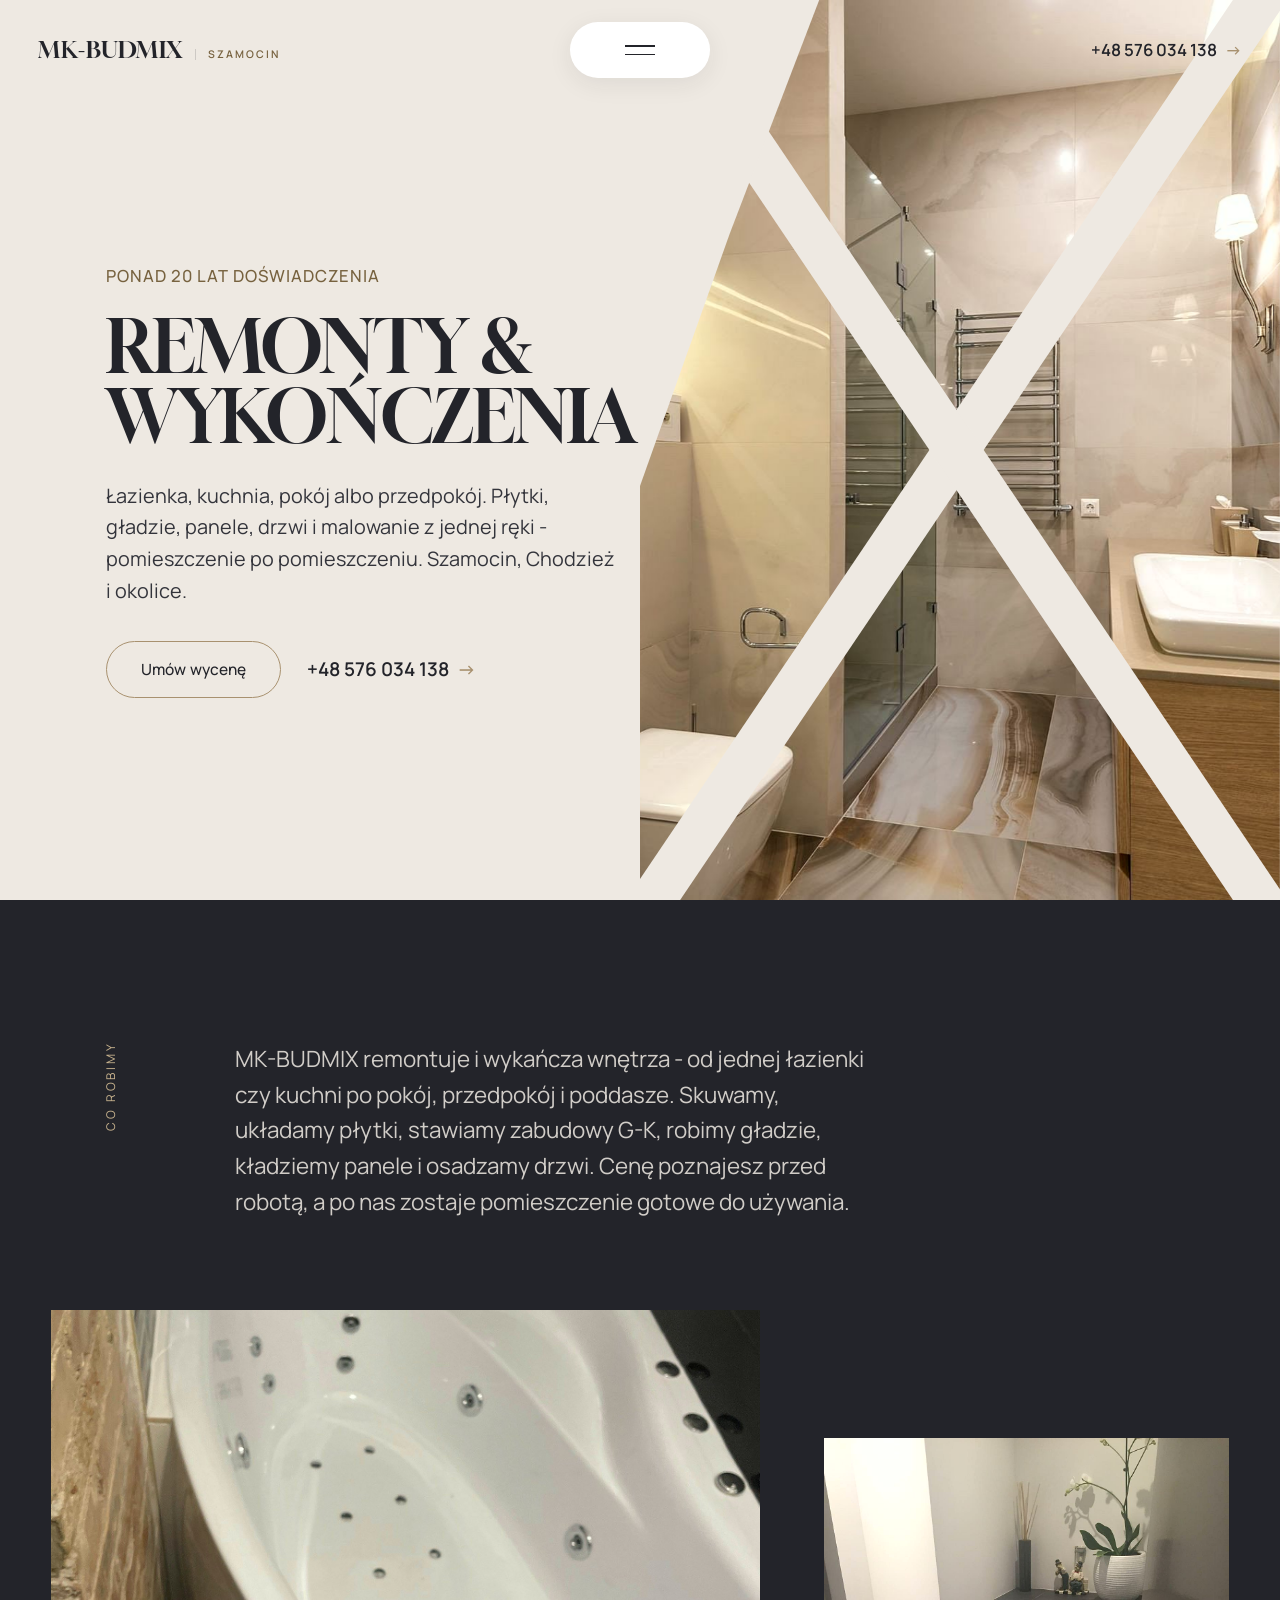
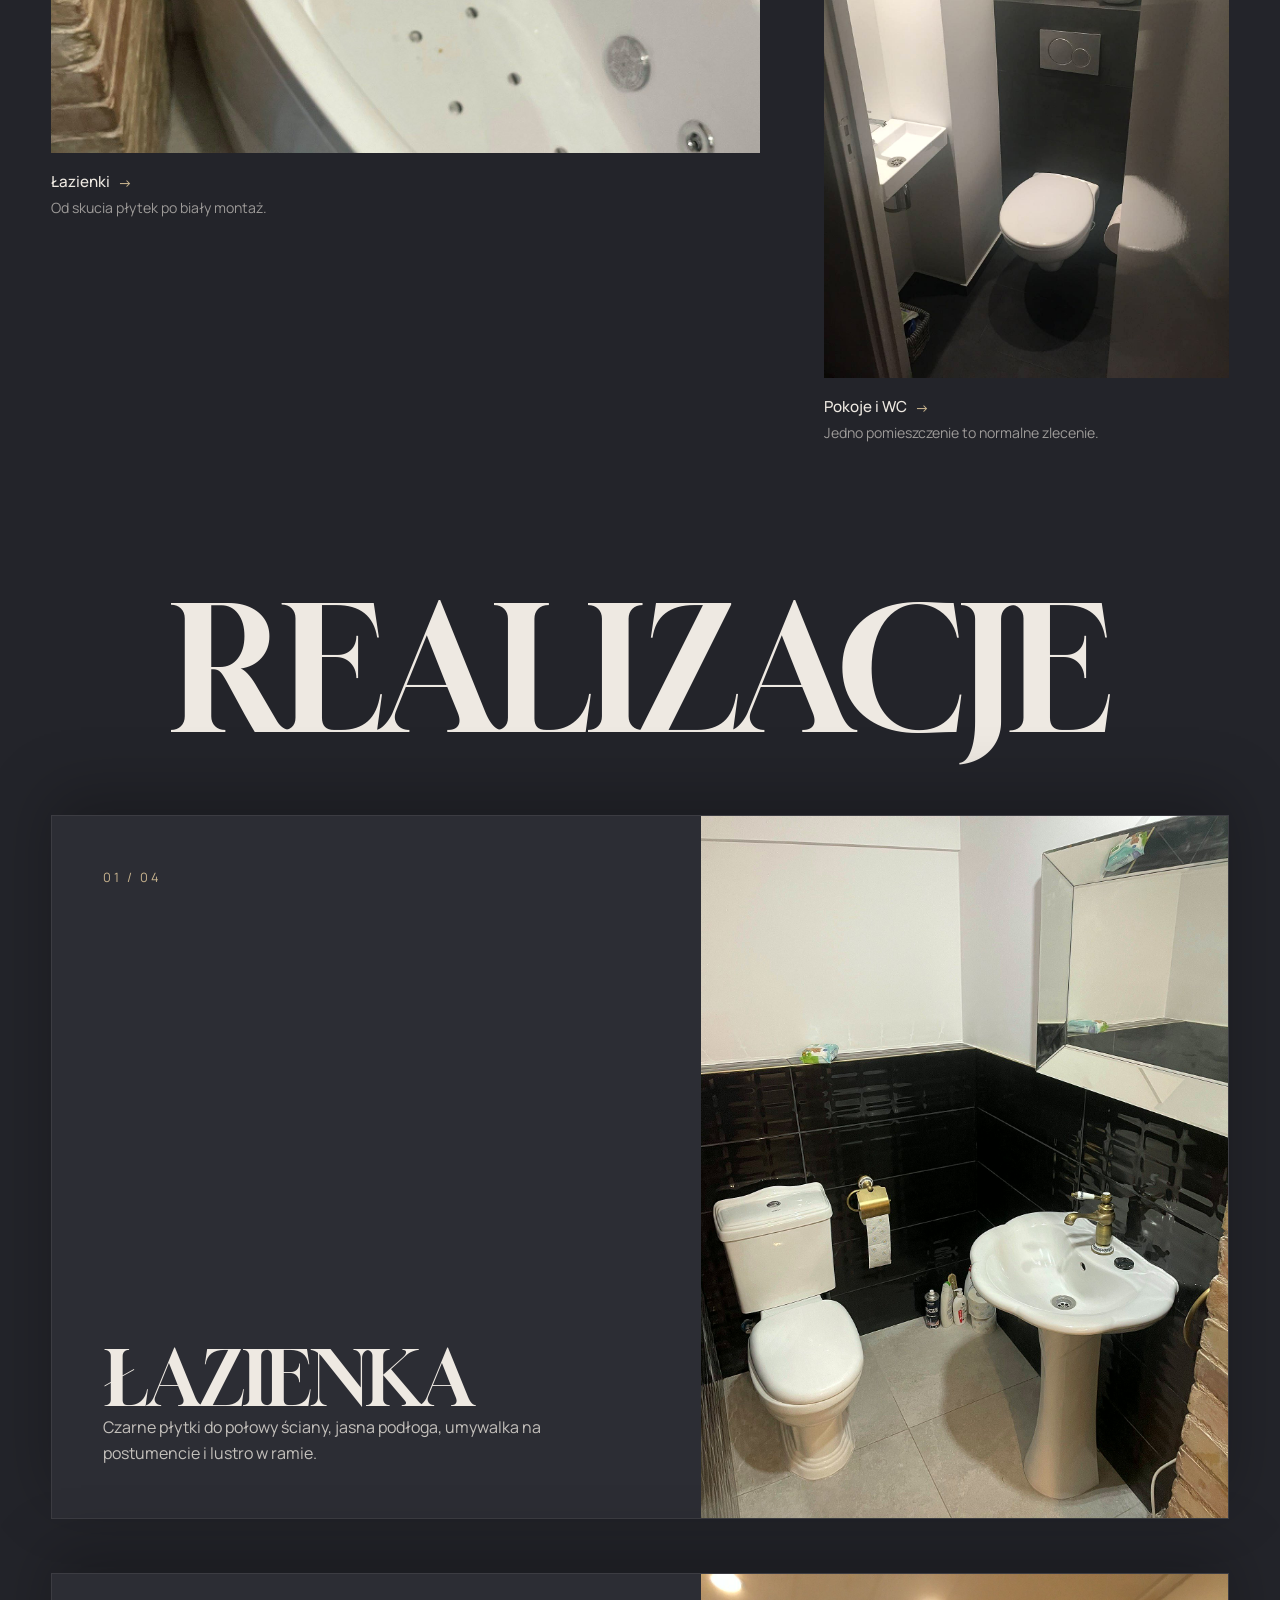
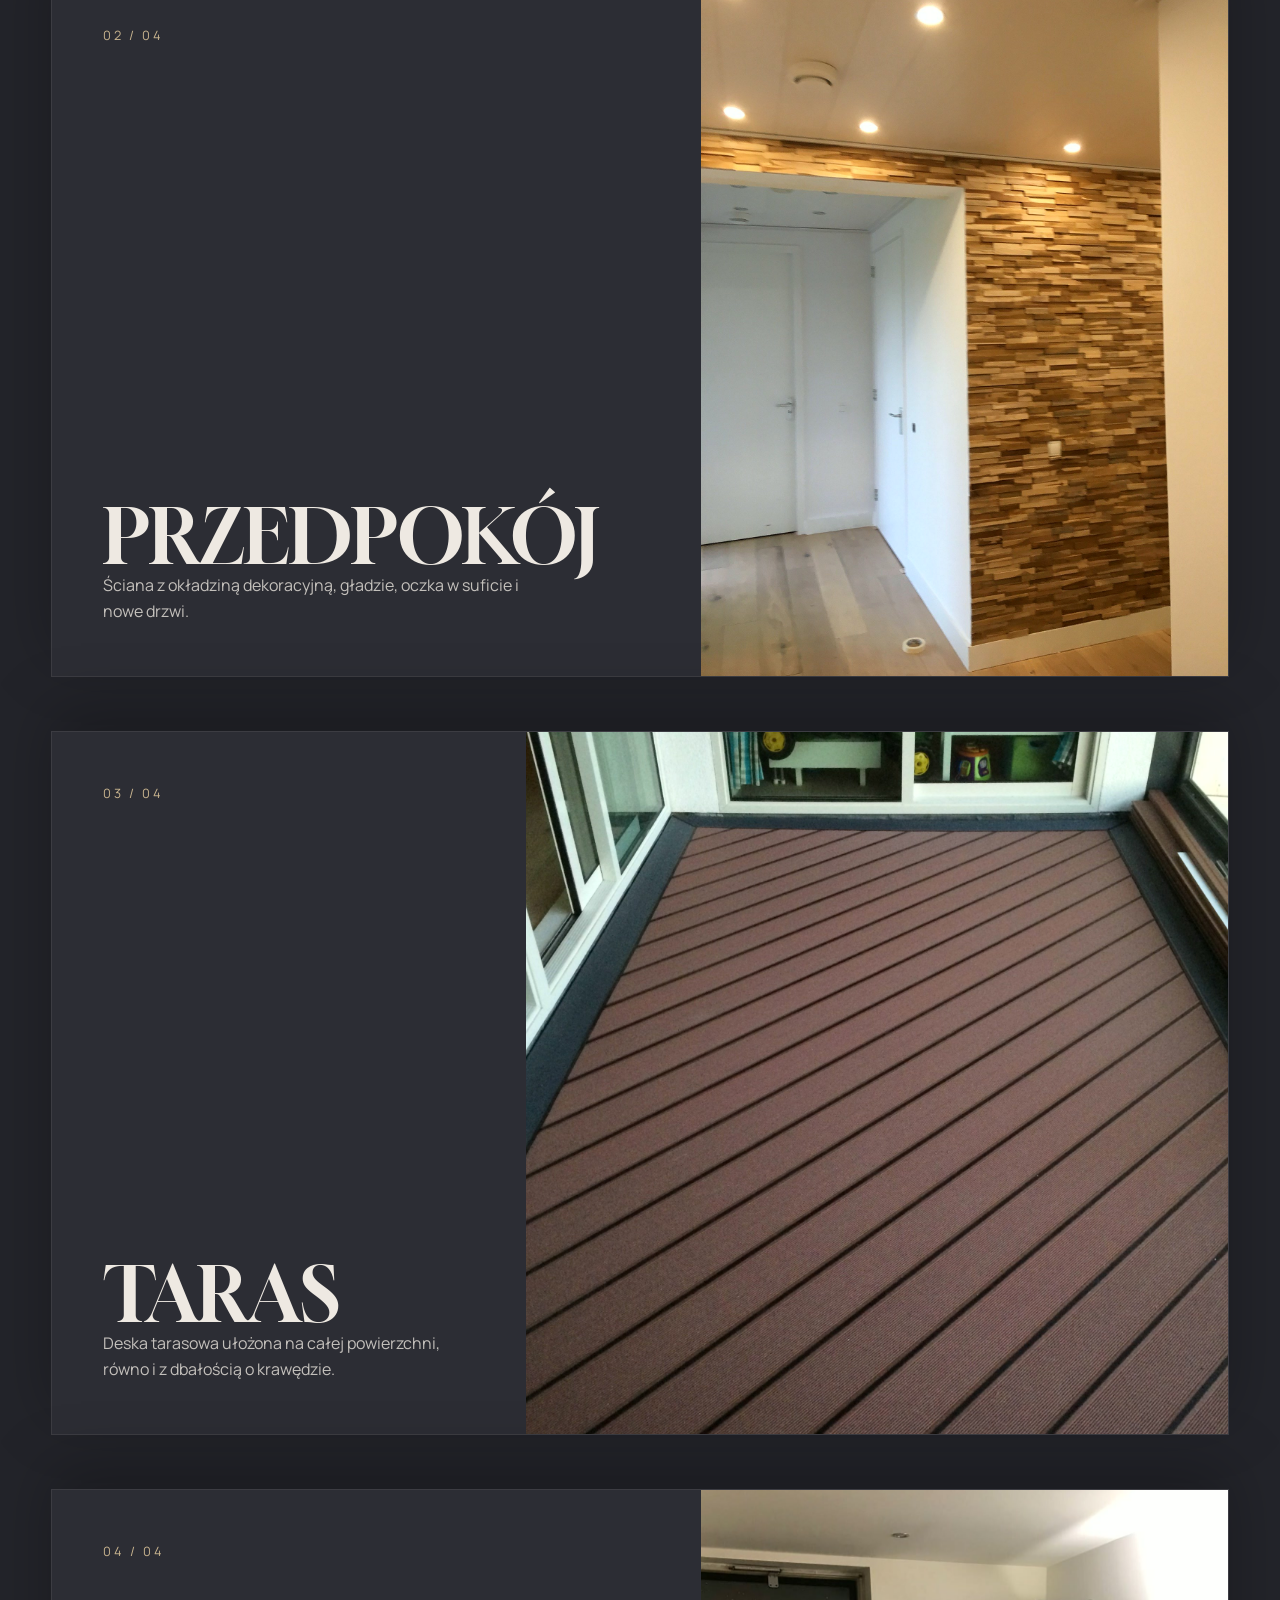
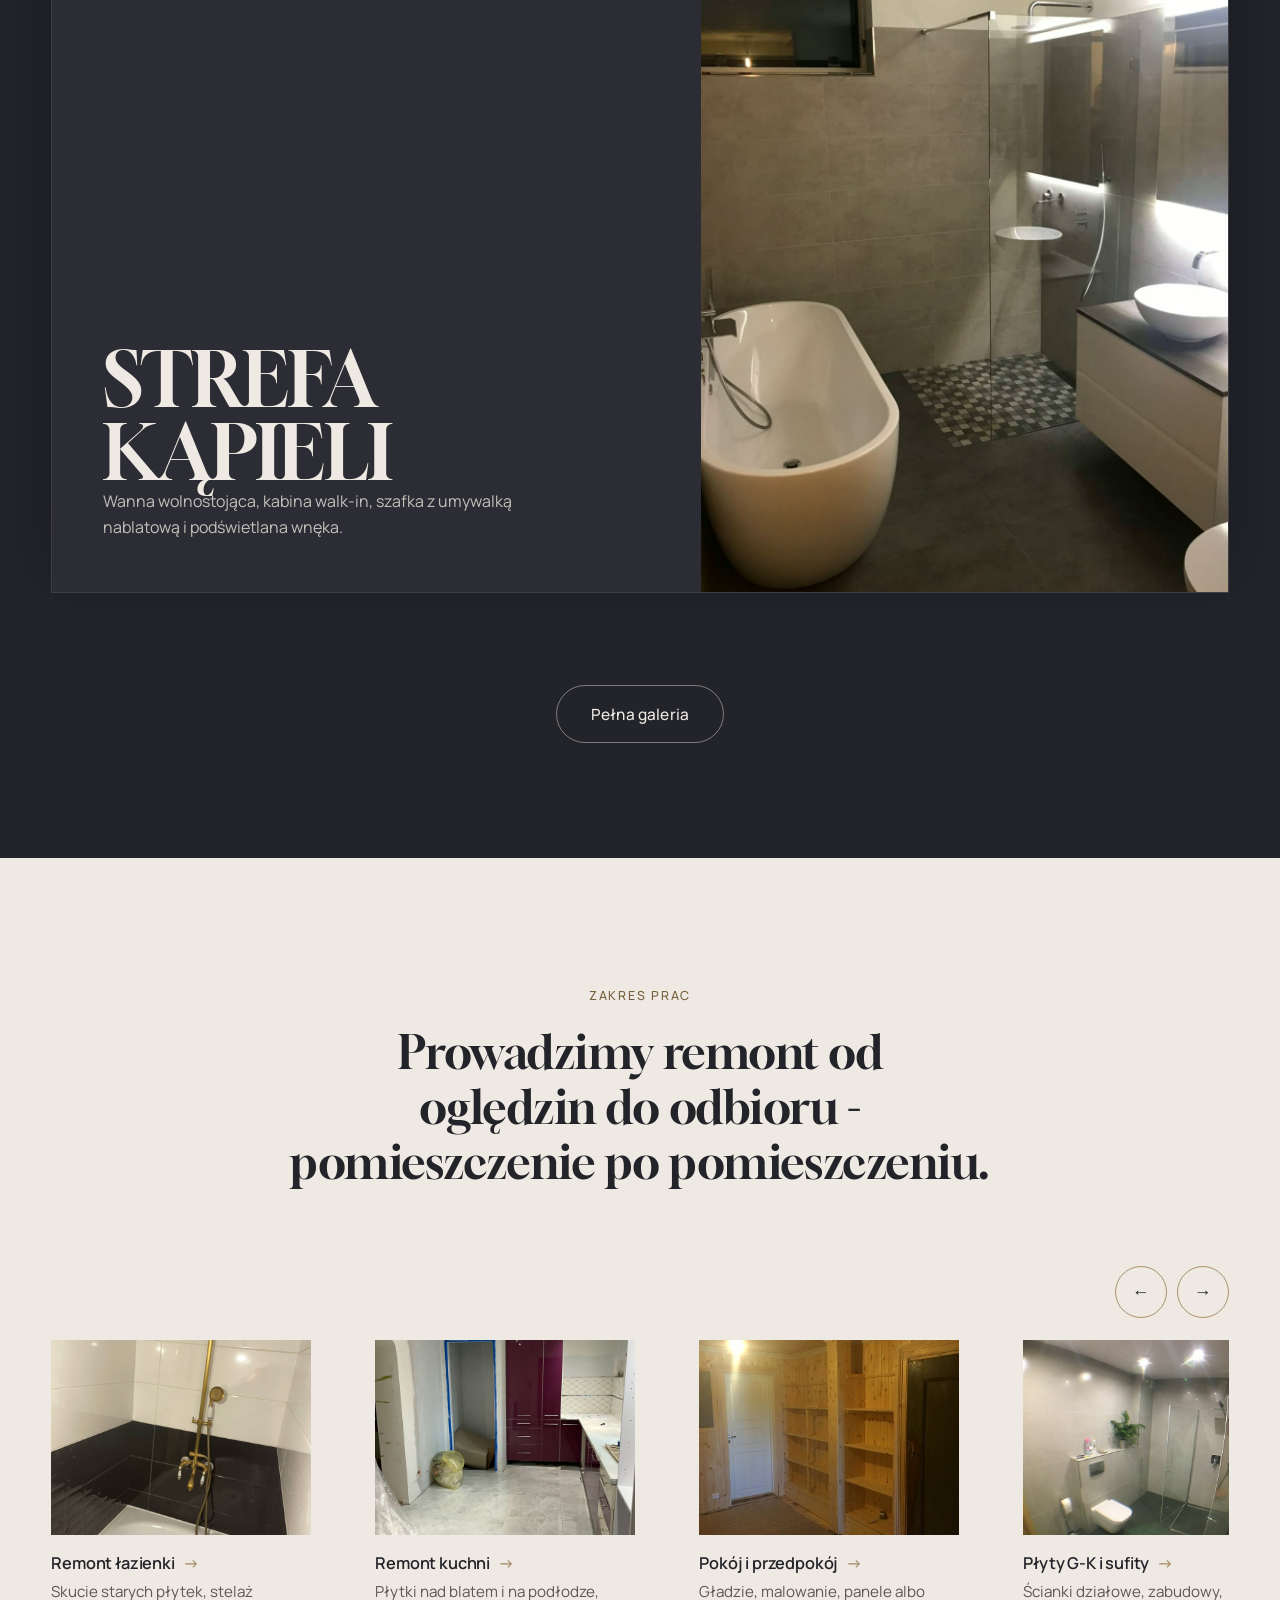
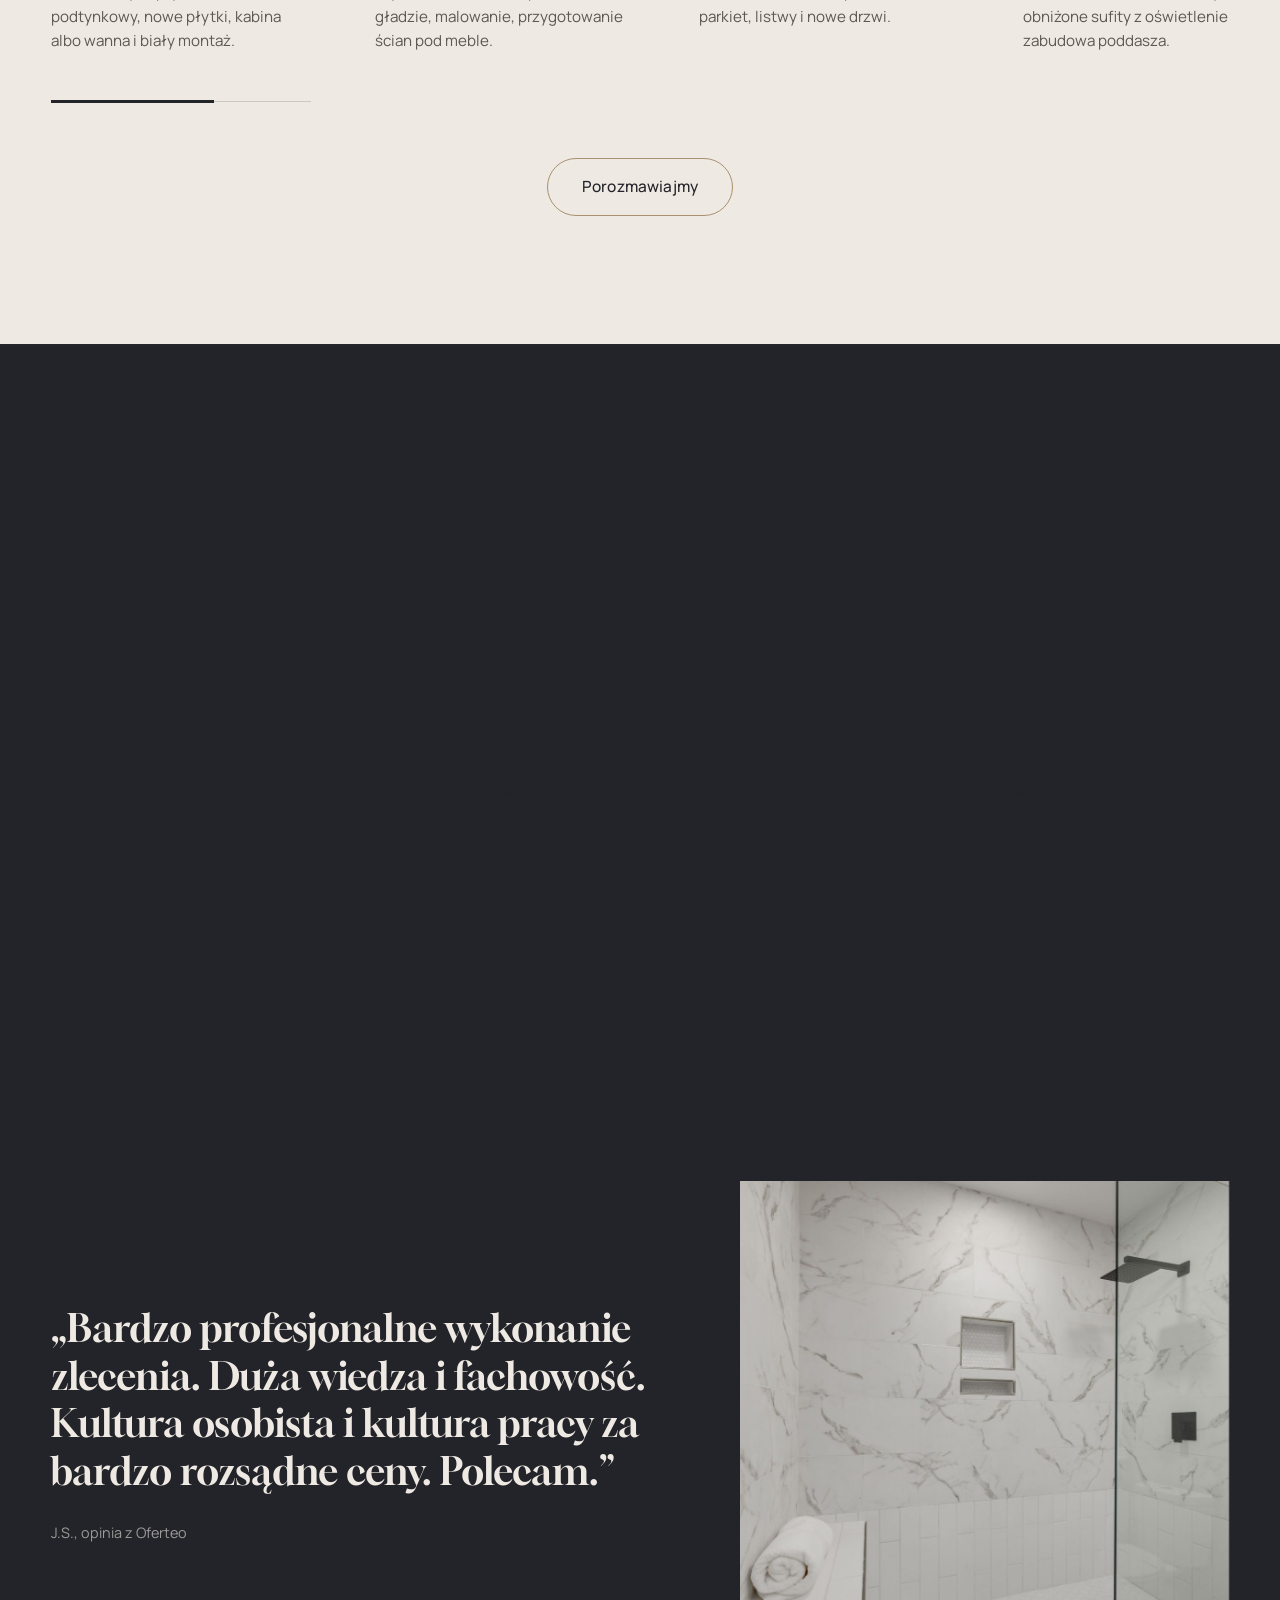
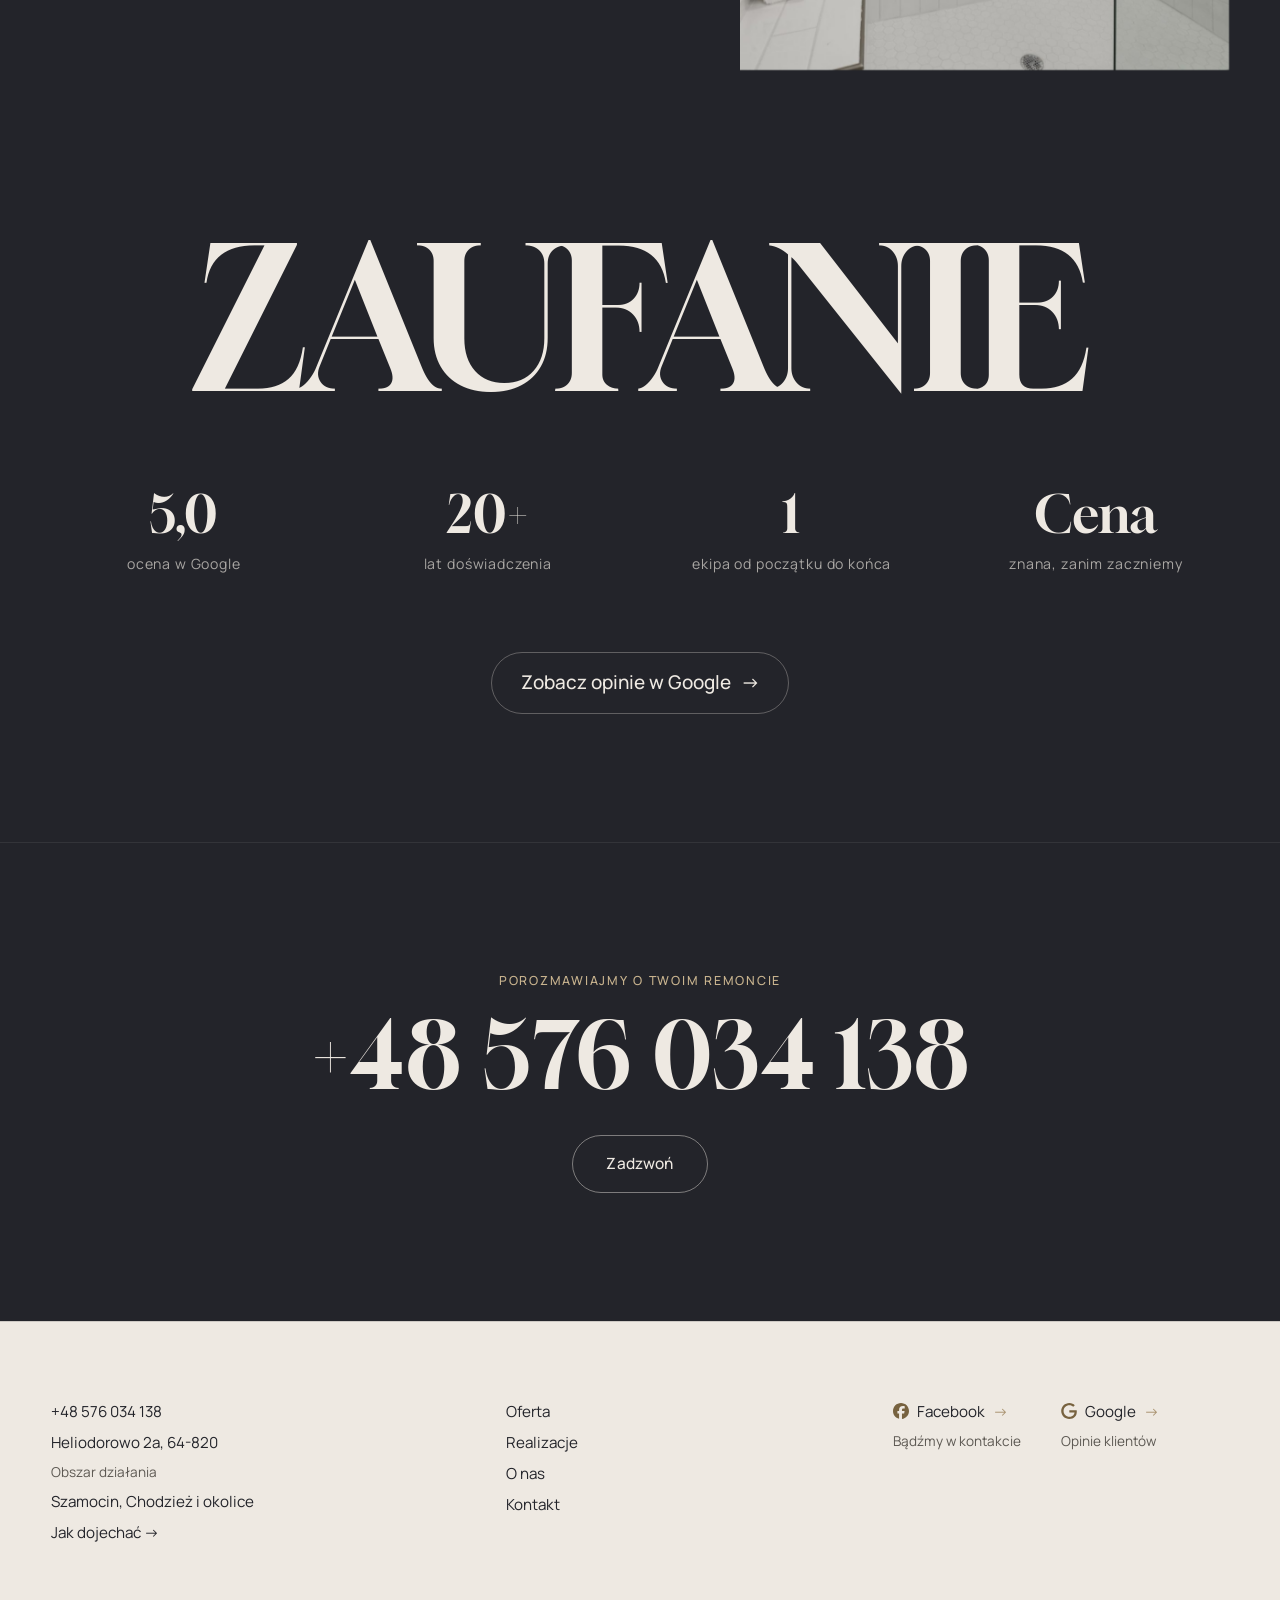
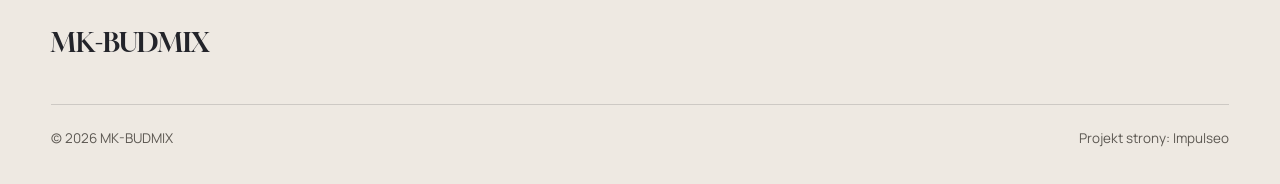
<file: index.html>
<!DOCTYPE html>
<html lang="pl">
<head>
<meta charset="UTF-8">
<meta name="viewport" content="width=device-width, initial-scale=1.0">
<title>MK-BUDMIX - Remonty i wykończenia wnętrz · Szamocin, Chodzież</title>
<meta name="description" content="MK-BUDMIX - remonty łazienek, kuchni i pojedynczych pokoi: płytki, płyty G-K, panele, malowanie, montaż drzwi. Ponad 20 lat doświadczenia. Zadzwoń i umów oględziny.">
<link rel="canonical" href="https://kris20032.github.io/mk-budmix/">
<meta name="robots" content="noindex, nofollow">
<meta property="og:type" content="website">
<meta property="og:locale" content="pl_PL">
<meta property="og:site_name" content="MK-BUDMIX">
<meta property="og:title" content="MK-BUDMIX - Remonty i wykończenia wnętrz · Szamocin, Chodzież">
<meta property="og:description" content="MK-BUDMIX - remonty łazienek, kuchni i pojedynczych pokoi: płytki, płyty G-K, panele, malowanie, montaż drzwi. Ponad 20 lat doświadczenia. Zadzwoń i umów oględziny.">
<meta property="og:url" content="https://kris20032.github.io/mk-budmix/">
<meta property="og:image" content="https://kris20032.github.io/mk-budmix/img/og.jpg">
<meta property="og:image:width" content="1200">
<meta property="og:image:height" content="630">
<meta name="twitter:card" content="summary_large_image">
<script type="application/ld+json">{"@context": "https://schema.org", "@type": "LocalBusiness", "name": "MK-BUDMIX", "url": "https://kris20032.github.io/mk-budmix/", "telephone": "+48576034138", "image": "https://kris20032.github.io/mk-budmix/img/og.jpg", "areaServed": "Szamocin", "sameAs": ["https://maps.google.com/?cid=6719419968055994980&g_mp=Cidnb29nbGUubWFwcy5wbGFjZXMudjEuUGxhY2VzLlNlYXJjaFRleHQQAhgEIAA", "https://www.facebook.com/p/Mk-budmix-100063511029299/"]}</script>
<link rel="preconnect" href="https://fonts.googleapis.com">
<link rel="preconnect" href="https://fonts.gstatic.com" crossorigin>
<link href="https://fonts.googleapis.com/css2?family=Gloock&family=Manrope:wght@400;500;600;700&display=swap" rel="stylesheet">
<link rel="stylesheet" href="assets/styles.css?v=kw2810">
</head>
<body>

<header class="kw-nav">
  <div class="kw-nav-in">
    <a class="brand" href="index.html"><span class="name">MK-BUDMIX</span><span class="sub">Szamocin</span></a>
    <button class="kw-burger" type="button" aria-label="Menu" aria-expanded="false"><span></span><span></span></button>
    <a class="kw-phone" href="tel:+48576034138">+48 576 034 138 <span class="arr">→</span></a>
    <nav class="kw-menu" aria-label="Menu główne">
      <a href="index.html">Start</a>
      <a href="oferta.html">Oferta</a>
      <a href="realizacje.html">Realizacje</a>
      <a href="o-nas.html">O nas</a>
      <a href="kontakt.html">Kontakt</a>
      <a class="kw-menu-tel" href="tel:+48576034138">+48 576 034 138</a>
    </nav>
  </div>
</header>

<main>
<section class="kw-hero">
  <div class="kw-hero-txt">
    <span class="eyebrow">Ponad 20 lat doświadczenia</span>
    <h1>Remonty &amp; wykończenia</h1>
    <p class="kw-lead">Łazienka, kuchnia, pokój albo przedpokój. Płytki, gładzie, panele, drzwi i malowanie z jednej ręki - pomieszczenie po pomieszczeniu. Szamocin, Chodzież i okolice.</p>
    <div class="kw-actions">
      <a href="kontakt.html" class="btn btn-accent">Umów wycenę</a>
      <a class="kw-tel" href="tel:+48576034138">+48 576 034 138 <span class="arr">→</span></a>
    </div>
  </div>
  <div class="kw-hero-art"><img src="img/hero.jpg" fetchpriority="high" alt="Jasna łazienka po remoncie z kabiną prysznicową" width="1880" height="1255"></div>
</section>

<section class="kw-dark kw-what">
  <div class="wrap">
    <div class="kw-what-top reveal">
      <span class="kw-vert">Co robimy</span>
      <p>MK-BUDMIX remontuje i wykańcza wnętrza - od jednej łazienki czy kuchni po pokój, przedpokój i poddasze. Skuwamy, układamy płytki, stawiamy zabudowy G-K, robimy gładzie, kładziemy panele i osadzamy drzwi. Cenę poznajesz przed robotą, a po nas zostaje pomieszczenie gotowe do używania.</p>
    </div>
    <div class="kw-what-cards">
      <a class="kw-card reveal" href="oferta.html"><div class="kw-ph"><img src="img/g7.jpg" alt="Łazienka z narożną wanną z hydromasażem" loading="lazy" width="1536" height="2048" decoding="async"></div><div class="kw-cap"><b>Łazienki <span class="arr">→</span></b><span>Od skucia płytek po biały montaż.</span></div></a>
      <a class="kw-card reveal" href="oferta.html"><div class="kw-ph"><img src="img/g6.jpg" alt="Toaleta z podwieszaną miską i ciemną ścianą" loading="lazy" width="1200" height="1600" decoding="async"></div><div class="kw-cap"><b>Pokoje i WC <span class="arr">→</span></b><span>Jedno pomieszczenie to normalne zlecenie.</span></div></a>
    </div>
  </div>
</section>

<section class="kw-dark kw-work">
  <div class="wrap">
    <h2 class="kw-giant reveal">Realizacje</h2>
    <div class="kw-stack">
      <article class="kw-proj">
        <div class="kw-proj-txt"><span class="kw-proj-no">01 / 04</span><div><h3>Łazienka</h3><p>Czarne płytki do połowy ściany, jasna podłoga, umywalka na postumencie i lustro w ramie.</p></div></div>
        <div class="kw-proj-ph"><img src="img/g4.jpg" alt="Łazienka z czarnymi płytkami i umywalką na postumencie" loading="lazy" width="1536" height="2048" decoding="async"></div>
      </article>
      <article class="kw-proj">
        <div class="kw-proj-txt"><span class="kw-proj-no">02 / 04</span><div><h3>Przedpokój</h3><p>Ściana z okładziną dekoracyjną, gładzie, oczka w suficie i nowe drzwi.</p></div></div>
        <div class="kw-proj-ph"><img src="img/g3.jpg" alt="Przedpokój ze ścianą z okładziną dekoracyjną" loading="lazy" width="1500" height="2000" decoding="async"></div>
      </article>
      <article class="kw-proj">
        <div class="kw-proj-txt"><span class="kw-proj-no">03 / 04</span><div><h3>Taras</h3><p>Deska tarasowa ułożona na całej powierzchni, równo i z dbałością o krawędzie.</p></div></div>
        <div class="kw-proj-ph sq"><img src="img/g11.jpg" alt="Taras z deską kompozytową" loading="lazy" width="1874" height="1874" decoding="async"></div>
      </article>
      <article class="kw-proj">
        <div class="kw-proj-txt"><span class="kw-proj-no">04 / 04</span><div><h3>Strefa kąpieli</h3><p>Wanna wolnostojąca, kabina walk-in, szafka z umywalką nablatową i podświetlana wnęka.</p></div></div>
        <div class="kw-proj-ph"><img src="img/about.jpg" alt="Łazienka z wanną wolnostojącą i kabiną walk-in" loading="lazy" width="1098" height="1514" decoding="async"></div>
      </article>
    </div>
    <div class="kw-center"><a href="realizacje.html" class="btn btn-light">Pełna galeria</a></div>
  </div>
</section>

<section class="kw-svc">
  <div class="wrap">
    <div class="kw-svc-head reveal">
      <span class="eyebrow">Zakres prac</span>
      <h2>Prowadzimy remont od oględzin do odbioru - pomieszczenie po pomieszczeniu.</h2>
    </div>
    <div class="kw-car">
      <div class="kw-car-nav"><button type="button" class="kw-prev" aria-label="Poprzednie">←</button><button type="button" class="kw-next" aria-label="Następne">→</button></div>
      <div class="kw-track">
        <a class="kw-sv" href="oferta.html"><div class="kw-ph"><img src="img/g5.jpg" alt="Łazienka z wanną i złotą baterią prysznicową" loading="lazy" width="1536" height="2048" decoding="async"></div><h3>Remont łazienki <span class="arr">→</span></h3><p>Skucie starych płytek, stelaż podtynkowy, nowe płytki, kabina albo wanna i biały montaż.</p></a>
        <a class="kw-sv" href="oferta.html"><div class="kw-ph"><img src="img/g2.jpg" alt="Kuchnia w trakcie remontu" loading="lazy" width="1380" height="1918" decoding="async"></div><h3>Remont kuchni <span class="arr">→</span></h3><p>Płytki nad blatem i na podłodze, gładzie, malowanie, przygotowanie ścian pod meble.</p></a>
        <a class="kw-sv" href="oferta.html"><div class="kw-ph"><img src="img/g9.jpg" alt="Pokój wykończony drewnem" loading="lazy" width="768" height="1024" decoding="async"></div><h3>Pokój i przedpokój <span class="arr">→</span></h3><p>Gładzie, malowanie, panele albo parkiet, listwy i nowe drzwi.</p></a>
        <a class="kw-sv" href="oferta.html"><div class="kw-ph"><img src="img/g1.jpg" alt="Łazienka z oczkami w suficie" loading="lazy" width="1533" height="2048" decoding="async"></div><h3>Płyty G-K i sufity <span class="arr">→</span></h3><p>Ścianki działowe, zabudowy, obniżone sufity z oświetleniem i zabudowa poddasza.</p></a>
        <a class="kw-sv" href="oferta.html"><div class="kw-ph"><img src="img/ph4.jpg" alt="Jasne wnętrze z nowymi drzwiami" loading="lazy" width="1600" height="1068" decoding="async"></div><h3>Montaż drzwi i mebli <span class="arr">→</span></h3><p>Osadzenie drzwi z ościeżnicą, regulacja, naprawa okien, złożenie i montaż mebli.</p></a>
        <a class="kw-sv" href="oferta.html"><div class="kw-ph"><img src="img/g8.jpg" alt="Toaleta wyłożona płytkami" loading="lazy" width="1416" height="1924" decoding="async"></div><h3>Drobne prace <span class="arr">→</span></h3><p>Poprawka płytek, wymiana listew, pomalowanie jednej ściany - przyjedziemy i z tym.</p></a>
      </div>
      <div class="kw-car-bar" aria-hidden="true"><i></i></div>
    </div>
    <div class="kw-center" style="margin-top:56px"><a href="kontakt.html" class="btn btn-accent">Porozmawiajmy</a></div>
  </div>
</section>

<section class="stopklatka kw-stk" aria-hidden="true">
  <div class="stk-bg" style="background-image:url(img/ph2.jpg)"></div>
</section>

<section class="kw-dark kw-rev">
  <div class="wrap kw-rev-grid">
    <figure class="reveal">
      <blockquote>„Bardzo profesjonalne wykonanie zlecenia. Duża wiedza i fachowość. Kultura osobista i kultura pracy za bardzo rozsądne ceny. Polecam.”</blockquote>
      <figcaption class="kw-who">J.S., opinia z Oferteo</figcaption>
    </figure>
    <div class="kw-ph reveal"><img src="img/ph1.jpg" alt="Nowoczesna łazienka z kabiną walk-in" loading="lazy" width="1600" height="1067" decoding="async"></div>
  </div>
</section>

<section class="kw-dark kw-kudos">
  <div class="wrap">
    <h2 class="kw-giant reveal">Zaufanie</h2>
    <div class="kw-facts">
      <div class="kw-fact reveal"><b>5,0</b><span>ocena w Google</span></div>
      <div class="kw-fact reveal"><b>20+</b><span>lat doświadczenia</span></div>
      <div class="kw-fact reveal"><b>1</b><span>ekipa od początku do końca</span></div>
      <div class="kw-fact reveal"><b>Cena</b><span>znana, zanim zaczniemy</span></div>
    </div>
    <div class="kw-center"><a class="kw-g" href="https://maps.google.com/?cid=6719419968055994980&amp;g_mp=Cidnb29nbGUubWFwcy5wbGFjZXMudjEuUGxhY2VzLlNlYXJjaFRleHQQAhgEIAA" target="_blank" rel="noopener">Zobacz opinie w Google <span class="arr">→</span></a></div>
  </div>
</section>

<section class="kw-dark kw-call">
  <div class="wrap">
    <span class="eyebrow">Porozmawiajmy o Twoim remoncie</span>
    <a class="kw-num" href="tel:+48576034138">+48 576 034 138</a>
    <a href="tel:+48576034138" class="btn btn-light">Zadzwoń</a>
  </div>
</section>
</main>


<footer class="kw-foot">
  <div class="wrap">
    <div class="kw-foot-grid">
      <div class="kw-col">
        <a href="tel:+48576034138">+48 576 034 138</a>
        <span>Heliodorowo 2a, 64-820</span>
        <small>Obszar działania</small>
        <span>Szamocin, Chodzież i okolice</span>
        <a href="https://maps.google.com/?cid=6719419968055994980&amp;g_mp=Cidnb29nbGUubWFwcy5wbGFjZXMudjEuUGxhY2VzLlNlYXJjaFRleHQQAhgEIAA" target="_blank" rel="noopener">Jak dojechać →</a>
      </div>
      <div class="kw-col">
        <a href="oferta.html">Oferta</a>
        <a href="realizacje.html">Realizacje</a>
        <a href="o-nas.html">O nas</a>
        <a href="kontakt.html">Kontakt</a>
      </div>
      <div class="kw-soc">
        <div class="kw-col"><a href="https://www.facebook.com/p/Mk-budmix-100063511029299/" target="_blank" rel="noopener" class="soc" aria-label="Facebook - MK-BUDMIX"><svg viewBox="0 0 24 24" width="16" height="16" aria-hidden="true" focusable="false"><path d="M9.101 23.691v-7.98H6.627v-3.667h2.474v-1.58c0-4.085 1.848-5.978 5.858-5.978.401 0 .955.042 1.468.103a8.68 8.68 0 0 1 1.141.195v3.325a8.623 8.623 0 0 0-.653-.036 26.805 26.805 0 0 0-.733-.009c-.707 0-1.259.096-1.675.309a1.686 1.686 0 0 0-.679.622c-.258.42-.374.995-.374 1.752v1.297h3.919l-.386 2.103-.287 1.564h-3.246v8.245C19.396 23.238 24 18.179 24 12.044c0-6.627-5.373-12-12-12s-12 5.373-12 12c0 5.628 3.874 10.35 9.101 11.647Z" fill="currentColor"/></svg> Facebook <span class="arr">→</span></a><small>Bądźmy w kontakcie</small></div>
        <div class="kw-col"><a href="https://maps.google.com/?cid=6719419968055994980&amp;g_mp=Cidnb29nbGUubWFwcy5wbGFjZXMudjEuUGxhY2VzLlNlYXJjaFRleHQQAhgEIAA" target="_blank" rel="noopener" class="soc" aria-label="Google - MK-BUDMIX"><svg viewBox="0 0 24 24" width="16" height="16" aria-hidden="true" focusable="false"><path d="M12.48 10.92v3.28h7.84c-.24 1.84-.853 3.187-1.787 4.133-1.147 1.147-2.933 2.4-6.053 2.4-4.827 0-8.6-3.893-8.6-8.72s3.773-8.72 8.6-8.72c2.6 0 4.507 1.027 5.907 2.347l2.307-2.307C18.747 1.44 16.133 0 12.48 0 5.867 0 .307 5.387.307 12s5.56 12 12.173 12c3.573 0 6.267-1.173 8.373-3.36 2.16-2.16 2.84-5.213 2.84-7.667 0-.76-.053-1.467-.173-2.053H12.48z" fill="currentColor"/></svg> Google <span class="arr">→</span></a><small>Opinie klientów</small></div>
      </div>
    </div>
    <div class="kw-foot-brand">MK-BUDMIX</div>
    <div class="kw-foot-bot">
      <span>© 2026 MK-BUDMIX</span>
      <span>Projekt strony: <a class="foot-credit" href="https://impulseo.pl" target="_blank" rel="noopener">Impulseo</a></span>
    </div>
  </div>
</footer>
<div class="sticky-call"><a class="sc-call" href="tel:+48576034138"><svg class="ico-tel" width="16" height="16" viewBox="0 0 24 24" fill="none" aria-hidden="true"><path d="M6.6 10.8a15.5 15.5 0 0 0 6.6 6.6l2.2-2.2a1 1 0 0 1 1-.24 11.4 11.4 0 0 0 3.6.58 1 1 0 0 1 1 1V20a1 1 0 0 1-1 1A17 17 0 0 1 3 4a1 1 0 0 1 1-1h3.5a1 1 0 0 1 1 1c0 1.25.2 2.46.58 3.6a1 1 0 0 1-.25 1l-2.23 2.2Z" fill="currentColor"/></svg> Zadzwoń</a><a class="sc-quote" href="kontakt.html">Wycena</a></div>
<div class="demo-wazne" data-do="2026-11-03" data-cykl="3" hidden><svg class="dw-ico" width="13" height="13" viewBox="0 0 24 24" fill="none" aria-hidden="true"><circle cx="12" cy="12" r="8.6" stroke="currentColor" stroke-width="1.8"/><path d="M12 7.2V12l3.3 2" stroke="currentColor" stroke-width="1.8" stroke-linecap="round"/></svg><span class="dw-txt"></span></div>

<script src="assets/main.js?v=kw2810"></script>
</body>
</html>
</file>
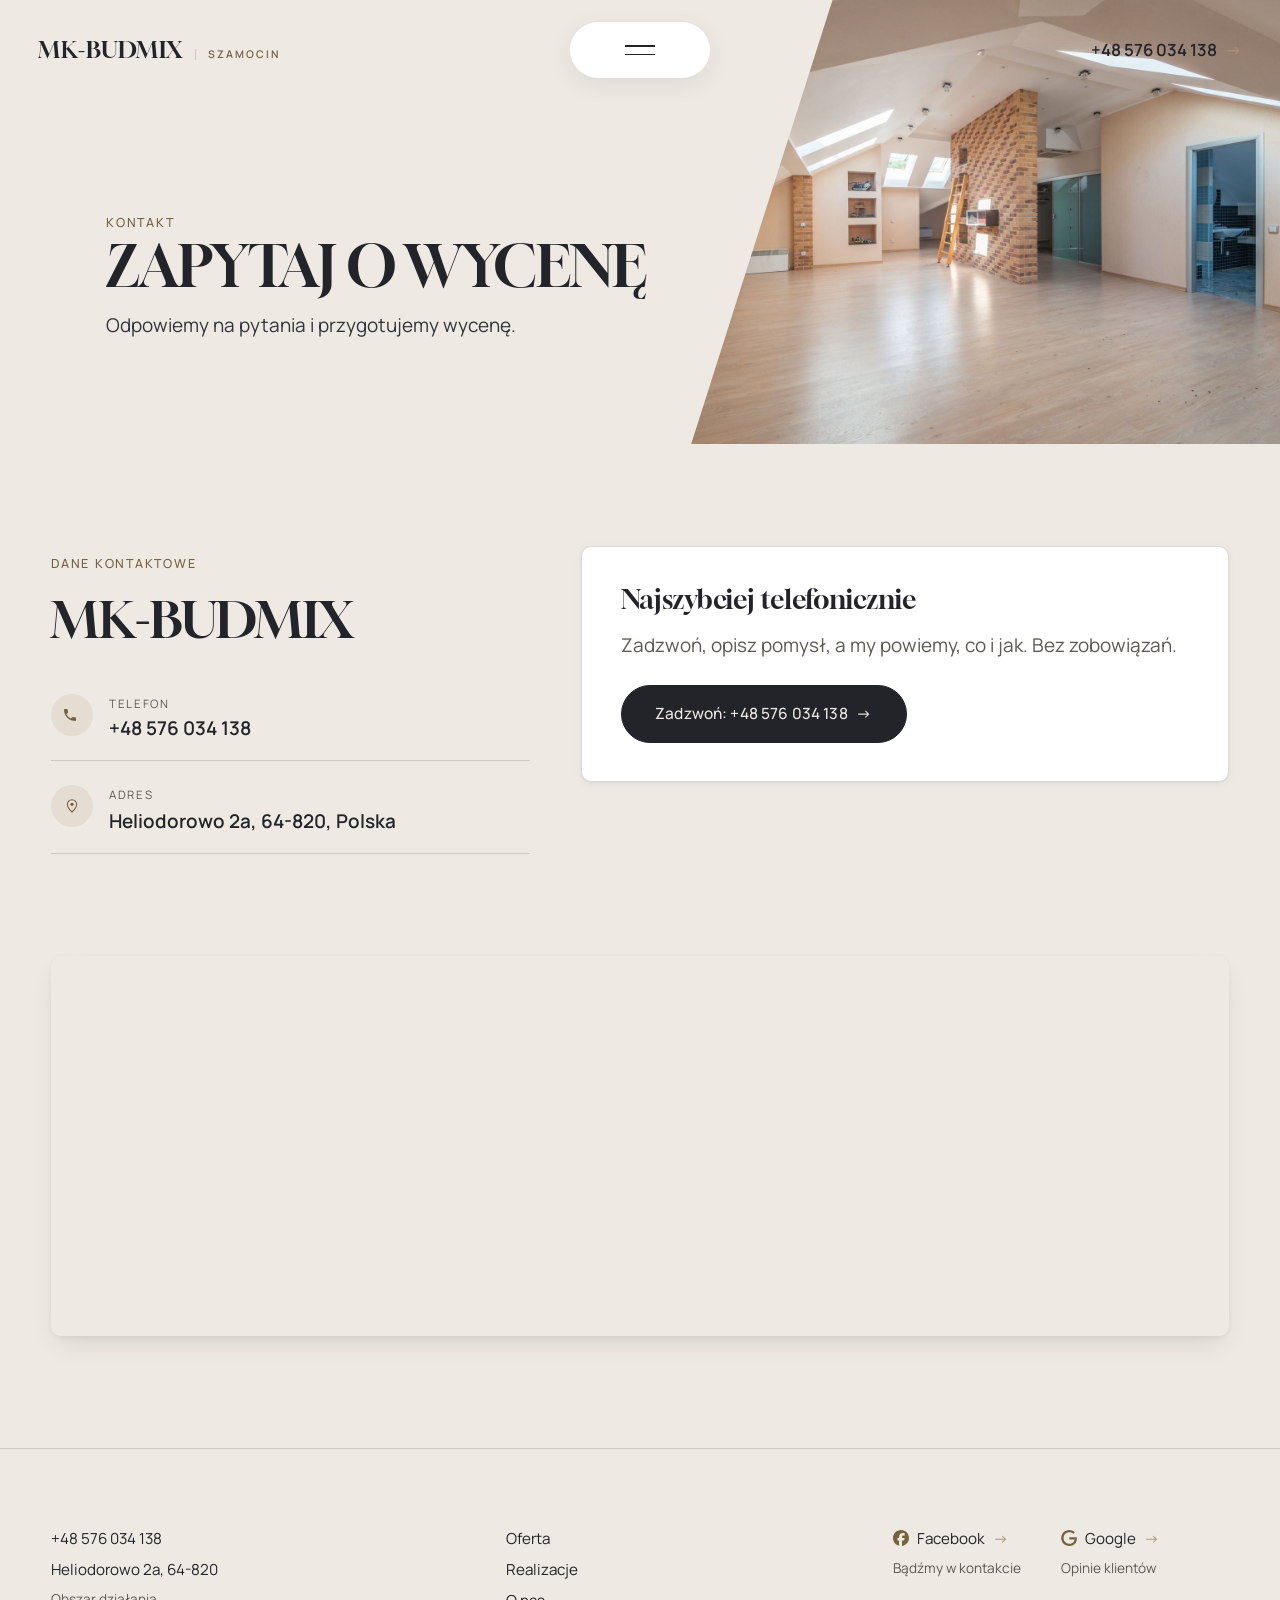
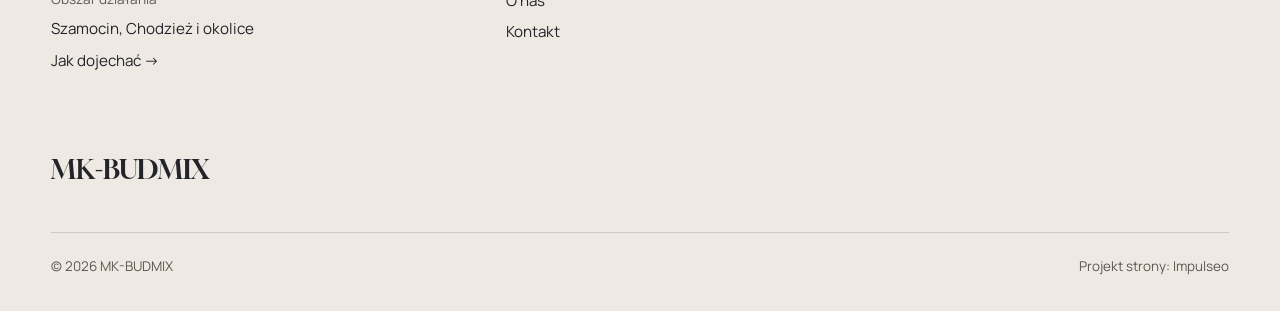
<file: kontakt.html>
<!DOCTYPE html>
<html lang="pl">
<head>
<meta charset="UTF-8">
<meta name="viewport" content="width=device-width, initial-scale=1.0">
<title>Kontakt - MK-BUDMIX</title>
<meta name="description" content="Kontakt MK-BUDMIX - Heliodorowo 2a, 64-820, Polska">
<link rel="canonical" href="https://kris20032.github.io/mk-budmix/kontakt.html">
<meta name="robots" content="noindex, nofollow">
<meta property="og:type" content="website">
<meta property="og:locale" content="pl_PL">
<meta property="og:site_name" content="MK-BUDMIX">
<meta property="og:title" content="Kontakt - MK-BUDMIX">
<meta property="og:description" content="Kontakt MK-BUDMIX - Heliodorowo 2a, 64-820, Polska">
<meta property="og:url" content="https://kris20032.github.io/mk-budmix/kontakt.html">
<meta property="og:image" content="https://kris20032.github.io/mk-budmix/img/og.jpg">
<meta property="og:image:width" content="1200">
<meta property="og:image:height" content="630">
<meta name="twitter:card" content="summary_large_image">
<link rel="preconnect" href="https://fonts.googleapis.com">
<link rel="preconnect" href="https://fonts.gstatic.com" crossorigin>
<link href="https://fonts.googleapis.com/css2?family=Gloock&family=Manrope:wght@400;500;600;700&display=swap" rel="stylesheet">
<link rel="stylesheet" href="assets/styles.css?v=kw2810">
</head>
<body>

<header class="kw-nav">
  <div class="kw-nav-in">
    <a class="brand" href="index.html"><span class="name">MK-BUDMIX</span><span class="sub">Szamocin</span></a>
    <button class="kw-burger" type="button" aria-label="Menu" aria-expanded="false"><span></span><span></span></button>
    <a class="kw-phone" href="tel:+48576034138">+48 576 034 138 <span class="arr">→</span></a>
    <nav class="kw-menu" aria-label="Menu główne">
      <a href="index.html">Start</a>
      <a href="oferta.html">Oferta</a>
      <a href="realizacje.html">Realizacje</a>
      <a href="o-nas.html">O nas</a>
      <a href="kontakt.html">Kontakt</a>
      <a class="kw-menu-tel" href="tel:+48576034138">+48 576 034 138</a>
    </nav>
  </div>
</header>

<main>
<section class="pagehead">
  <img src="img/ph3.jpg" alt="MK-BUDMIX - Zapytaj o wycenę">
  <div class="wrap">
    <span class="eyebrow">Kontakt</span>
    <h1>Zapytaj o wycenę</h1>
    <p>Odpowiemy na pytania i przygotujemy wycenę.</p>
  </div>
</section>
<section>
  <div class="wrap contact-grid">
    <div class="reveal">
      <span class="eyebrow">Dane kontaktowe</span>
      <h2 style="margin:var(--space-4) 0 var(--space-6)">MK-BUDMIX</h2>
      <div class="info-list">
        <div class="info-row"><div class="ic"><svg class="ico-tel" width="16" height="16" viewBox="0 0 24 24" fill="none" aria-hidden="true"><path d="M6.6 10.8a15.5 15.5 0 0 0 6.6 6.6l2.2-2.2a1 1 0 0 1 1-.24 11.4 11.4 0 0 0 3.6.58 1 1 0 0 1 1 1V20a1 1 0 0 1-1 1A17 17 0 0 1 3 4a1 1 0 0 1 1-1h3.5a1 1 0 0 1 1 1c0 1.25.2 2.46.58 3.6a1 1 0 0 1-.25 1l-2.23 2.2Z" fill="currentColor"/></svg></div><div><div class="lbl">Telefon</div><a class="val" href="tel:+48576034138">+48 576 034 138</a></div></div>
        <div class="info-row"><div class="ic"><svg class="ico-pin" width="16" height="16" viewBox="0 0 24 24" fill="none" aria-hidden="true"><path d="M12 21s7-6.1 7-11.5A7 7 0 0 0 5 9.5C5 14.9 12 21 12 21Z" stroke="currentColor" stroke-width="1.6" fill="none"/><circle cx="12" cy="9.5" r="2.4" fill="currentColor"/></svg></div><div><div class="lbl">Adres</div><div class="val">Heliodorowo 2a, 64-820, Polska</div></div></div>
      </div>
    </div>
    <div class="reveal">
      <div class="form">
        <h3 style="margin-bottom:var(--space-4)">Najszybciej telefonicznie</h3>
        <p class="muted" style="margin-bottom:var(--space-5)">Zadzwoń, opisz pomysł, a my powiemy, co i jak. Bez zobowiązań.</p>
        <a href="tel:+48576034138" class="btn btn-accent" style="justify-content:center">Zadzwoń: +48 576 034 138 <span class="arr">→</span></a>
      </div>
    </div>
  </div>
</section>
<section style="padding-top:0">
  <div class="wrap reveal">
    <iframe class="map" title="MK-BUDMIX - Szamocin" src="https://maps.google.com/maps?q=53.0538415%2C17.1553767&z=15&output=embed" loading="lazy" referrerpolicy="no-referrer-when-downgrade"></iframe>
  </div>
</section>
</main>

<footer class="kw-foot">
  <div class="wrap">
    <div class="kw-foot-grid">
      <div class="kw-col">
        <a href="tel:+48576034138">+48 576 034 138</a>
        <span>Heliodorowo 2a, 64-820</span>
        <small>Obszar działania</small>
        <span>Szamocin, Chodzież i okolice</span>
        <a href="https://maps.google.com/?cid=6719419968055994980&amp;g_mp=Cidnb29nbGUubWFwcy5wbGFjZXMudjEuUGxhY2VzLlNlYXJjaFRleHQQAhgEIAA" target="_blank" rel="noopener">Jak dojechać →</a>
      </div>
      <div class="kw-col">
        <a href="oferta.html">Oferta</a>
        <a href="realizacje.html">Realizacje</a>
        <a href="o-nas.html">O nas</a>
        <a href="kontakt.html">Kontakt</a>
      </div>
      <div class="kw-soc">
        <div class="kw-col"><a href="https://www.facebook.com/p/Mk-budmix-100063511029299/" target="_blank" rel="noopener" class="soc" aria-label="Facebook - MK-BUDMIX"><svg viewBox="0 0 24 24" width="16" height="16" aria-hidden="true" focusable="false"><path d="M9.101 23.691v-7.98H6.627v-3.667h2.474v-1.58c0-4.085 1.848-5.978 5.858-5.978.401 0 .955.042 1.468.103a8.68 8.68 0 0 1 1.141.195v3.325a8.623 8.623 0 0 0-.653-.036 26.805 26.805 0 0 0-.733-.009c-.707 0-1.259.096-1.675.309a1.686 1.686 0 0 0-.679.622c-.258.42-.374.995-.374 1.752v1.297h3.919l-.386 2.103-.287 1.564h-3.246v8.245C19.396 23.238 24 18.179 24 12.044c0-6.627-5.373-12-12-12s-12 5.373-12 12c0 5.628 3.874 10.35 9.101 11.647Z" fill="currentColor"/></svg> Facebook <span class="arr">→</span></a><small>Bądźmy w kontakcie</small></div>
        <div class="kw-col"><a href="https://maps.google.com/?cid=6719419968055994980&amp;g_mp=Cidnb29nbGUubWFwcy5wbGFjZXMudjEuUGxhY2VzLlNlYXJjaFRleHQQAhgEIAA" target="_blank" rel="noopener" class="soc" aria-label="Google - MK-BUDMIX"><svg viewBox="0 0 24 24" width="16" height="16" aria-hidden="true" focusable="false"><path d="M12.48 10.92v3.28h7.84c-.24 1.84-.853 3.187-1.787 4.133-1.147 1.147-2.933 2.4-6.053 2.4-4.827 0-8.6-3.893-8.6-8.72s3.773-8.72 8.6-8.72c2.6 0 4.507 1.027 5.907 2.347l2.307-2.307C18.747 1.44 16.133 0 12.48 0 5.867 0 .307 5.387.307 12s5.56 12 12.173 12c3.573 0 6.267-1.173 8.373-3.36 2.16-2.16 2.84-5.213 2.84-7.667 0-.76-.053-1.467-.173-2.053H12.48z" fill="currentColor"/></svg> Google <span class="arr">→</span></a><small>Opinie klientów</small></div>
      </div>
    </div>
    <div class="kw-foot-brand">MK-BUDMIX</div>
    <div class="kw-foot-bot">
      <span>© 2026 MK-BUDMIX</span>
      <span>Projekt strony: <a class="foot-credit" href="https://impulseo.pl" target="_blank" rel="noopener">Impulseo</a></span>
    </div>
  </div>
</footer>
<div class="sticky-call"><a class="sc-call" href="tel:+48576034138"><svg class="ico-tel" width="16" height="16" viewBox="0 0 24 24" fill="none" aria-hidden="true"><path d="M6.6 10.8a15.5 15.5 0 0 0 6.6 6.6l2.2-2.2a1 1 0 0 1 1-.24 11.4 11.4 0 0 0 3.6.58 1 1 0 0 1 1 1V20a1 1 0 0 1-1 1A17 17 0 0 1 3 4a1 1 0 0 1 1-1h3.5a1 1 0 0 1 1 1c0 1.25.2 2.46.58 3.6a1 1 0 0 1-.25 1l-2.23 2.2Z" fill="currentColor"/></svg> Zadzwoń</a><a class="sc-quote" href="kontakt.html">Wycena</a></div>
<div class="demo-wazne" data-do="2026-11-03" data-cykl="3" hidden><svg class="dw-ico" width="13" height="13" viewBox="0 0 24 24" fill="none" aria-hidden="true"><circle cx="12" cy="12" r="8.6" stroke="currentColor" stroke-width="1.8"/><path d="M12 7.2V12l3.3 2" stroke="currentColor" stroke-width="1.8" stroke-linecap="round"/></svg><span class="dw-txt"></span></div>

<script src="assets/main.js?v=kw2810"></script>
</body>
</html>
</file>
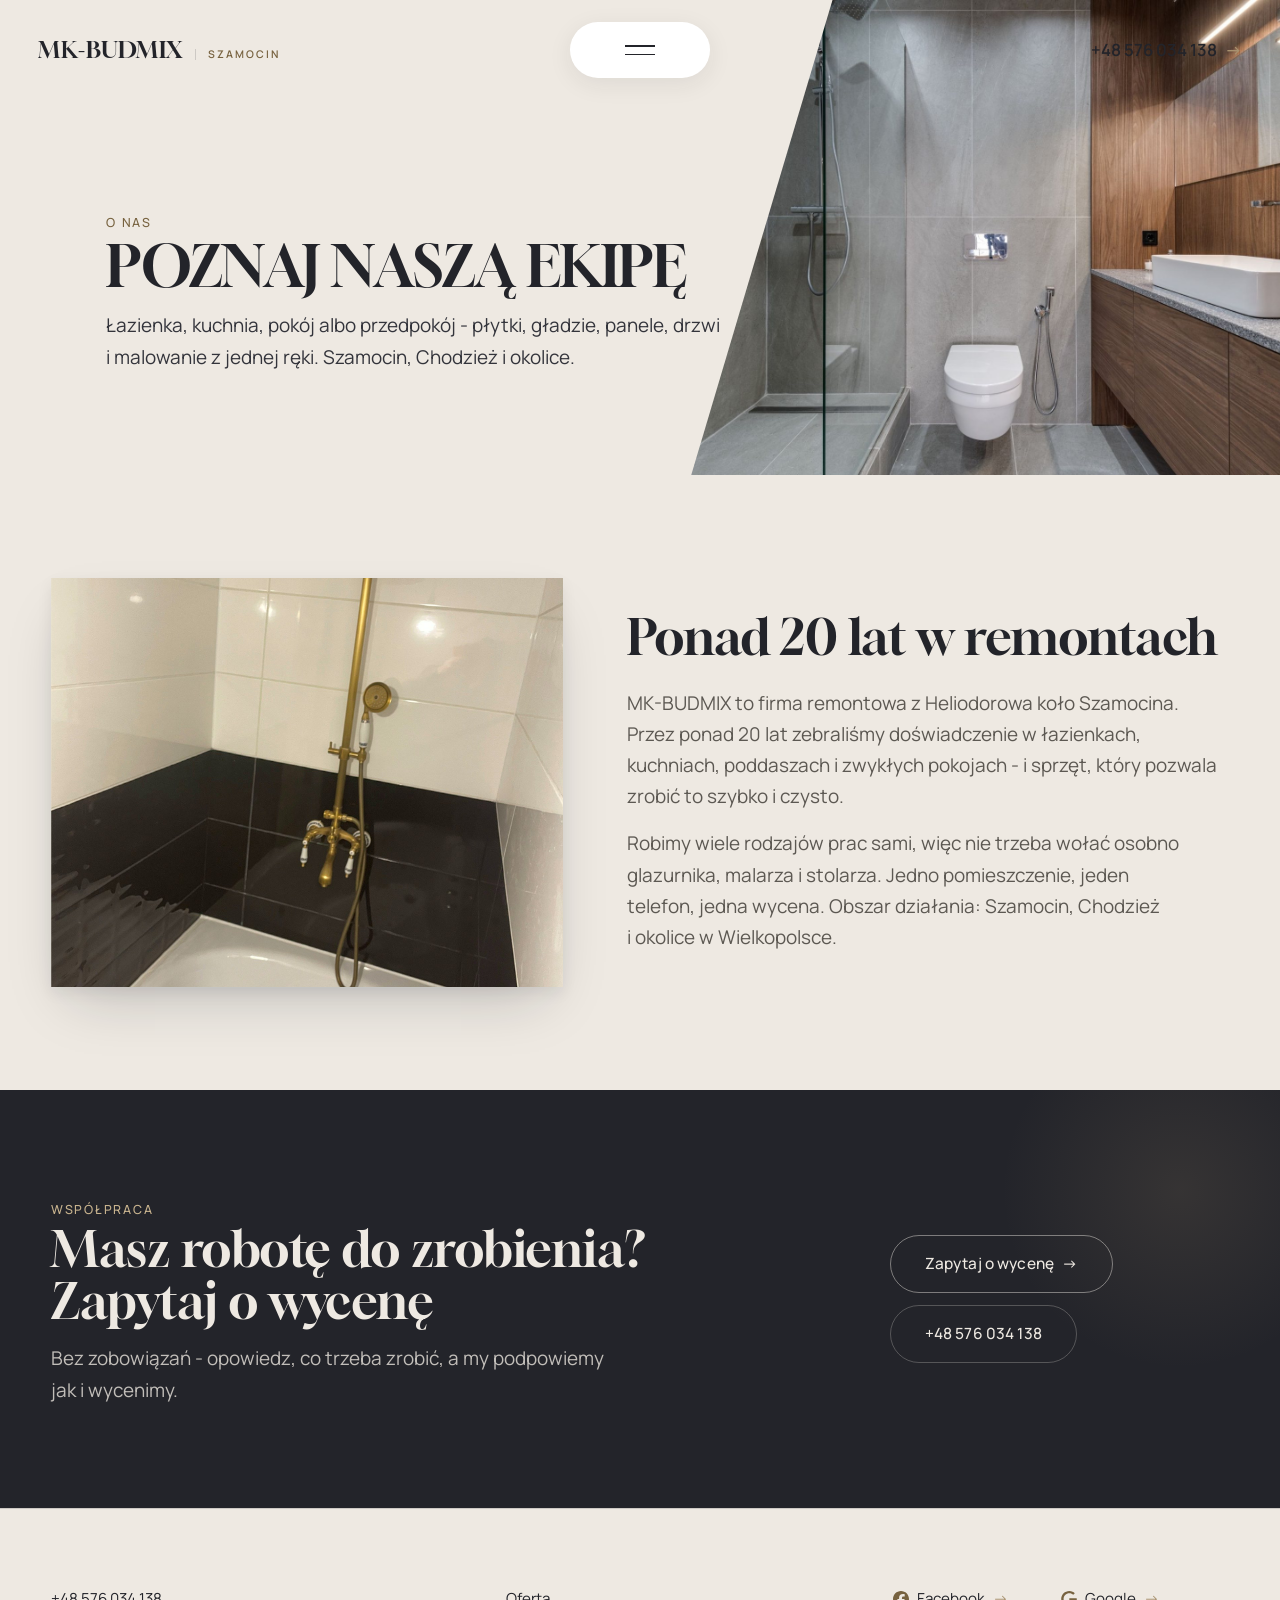
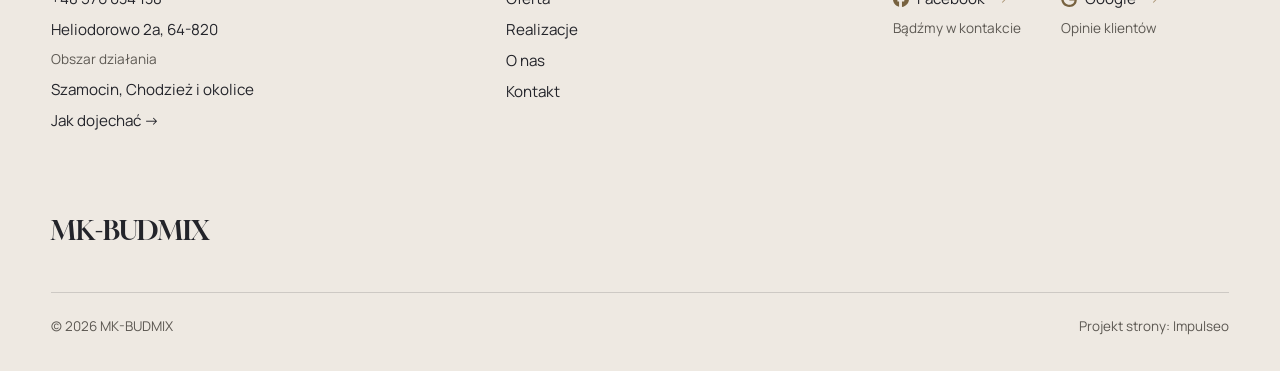
<file: o-nas.html>
<!DOCTYPE html>
<html lang="pl">
<head>
<meta charset="UTF-8">
<meta name="viewport" content="width=device-width, initial-scale=1.0">
<title>O nas - MK-BUDMIX</title>
<meta name="description" content="MK-BUDMIX - remonty łazienek, kuchni i pojedynczych pokoi: płytki, płyty G-K, panele, malowanie, montaż drzwi. Ponad 20 lat doświadczenia. Zadzwoń i umów oględziny.">
<link rel="canonical" href="https://kris20032.github.io/mk-budmix/o-nas.html">
<meta name="robots" content="noindex, nofollow">
<meta property="og:type" content="website">
<meta property="og:locale" content="pl_PL">
<meta property="og:site_name" content="MK-BUDMIX">
<meta property="og:title" content="O nas - MK-BUDMIX">
<meta property="og:description" content="MK-BUDMIX - remonty łazienek, kuchni i pojedynczych pokoi: płytki, płyty G-K, panele, malowanie, montaż drzwi. Ponad 20 lat doświadczenia. Zadzwoń i umów oględziny.">
<meta property="og:url" content="https://kris20032.github.io/mk-budmix/o-nas.html">
<meta property="og:image" content="https://kris20032.github.io/mk-budmix/img/og.jpg">
<meta property="og:image:width" content="1200">
<meta property="og:image:height" content="630">
<meta name="twitter:card" content="summary_large_image">
<link rel="preconnect" href="https://fonts.googleapis.com">
<link rel="preconnect" href="https://fonts.gstatic.com" crossorigin>
<link href="https://fonts.googleapis.com/css2?family=Gloock&family=Manrope:wght@400;500;600;700&display=swap" rel="stylesheet">
<link rel="stylesheet" href="assets/styles.css?v=kw2810">
</head>
<body>

<header class="kw-nav">
  <div class="kw-nav-in">
    <a class="brand" href="index.html"><span class="name">MK-BUDMIX</span><span class="sub">Szamocin</span></a>
    <button class="kw-burger" type="button" aria-label="Menu" aria-expanded="false"><span></span><span></span></button>
    <a class="kw-phone" href="tel:+48576034138">+48 576 034 138 <span class="arr">→</span></a>
    <nav class="kw-menu" aria-label="Menu główne">
      <a href="index.html">Start</a>
      <a href="oferta.html">Oferta</a>
      <a href="realizacje.html">Realizacje</a>
      <a href="o-nas.html">O nas</a>
      <a href="kontakt.html">Kontakt</a>
      <a class="kw-menu-tel" href="tel:+48576034138">+48 576 034 138</a>
    </nav>
  </div>
</header>

<main>
<section class="pagehead">
  <img src="img/ph2.jpg" alt="MK-BUDMIX - Poznaj naszą ekipę">
  <div class="wrap">
    <span class="eyebrow">O nas</span>
    <h1>Poznaj naszą ekipę</h1>
    <p>Łazienka, kuchnia, pokój albo przedpokój - płytki, gładzie, panele, drzwi i malowanie z jednej ręki. Szamocin, Chodzież i okolice.</p>
  </div>
</section>
<section>
  <div class="wrap split">
    <div class="split-art reveal"><img src="img/g5.jpg" alt="MK-BUDMIX" loading="lazy" width="1536" height="2048" decoding="async"></div>
    <div class="split-copy reveal">
      <h2>Ponad 20 lat w remontach</h2>
      <p class="muted">MK-BUDMIX to firma remontowa z Heliodorowa koło Szamocina. Przez ponad 20 lat zebraliśmy doświadczenie w łazienkach, kuchniach, poddaszach i zwykłych pokojach - i sprzęt, który pozwala zrobić to szybko i czysto.</p>
      <p class="muted">Robimy wiele rodzajów prac sami, więc nie trzeba wołać osobno glazurnika, malarza i stolarza. Jedno pomieszczenie, jeden telefon, jedna wycena. Obszar działania: Szamocin, Chodzież i okolice w Wielkopolsce.</p>
    </div>
  </div>
</section>


<section class="cta">
  <div class="wrap">
    <div class="reveal">
      <span class="eyebrow">Współpraca</span>
      <h2>Masz robotę do zrobienia? Zapytaj o wycenę</h2>
      <p>Bez zobowiązań - opowiedz, co trzeba zrobić, a my podpowiemy jak i wycenimy.</p>
    </div>
    <div class="cta-actions reveal">
      <a href="kontakt.html" class="btn btn-light">Zapytaj o wycenę <span class="arr">→</span></a>
      <a href="tel:+48576034138" class="btn btn-ghost btn-ghost-cta">+48 576 034 138</a>
    </div>
  </div>
</section>
</main>

<footer class="kw-foot">
  <div class="wrap">
    <div class="kw-foot-grid">
      <div class="kw-col">
        <a href="tel:+48576034138">+48 576 034 138</a>
        <span>Heliodorowo 2a, 64-820</span>
        <small>Obszar działania</small>
        <span>Szamocin, Chodzież i okolice</span>
        <a href="https://maps.google.com/?cid=6719419968055994980&amp;g_mp=Cidnb29nbGUubWFwcy5wbGFjZXMudjEuUGxhY2VzLlNlYXJjaFRleHQQAhgEIAA" target="_blank" rel="noopener">Jak dojechać →</a>
      </div>
      <div class="kw-col">
        <a href="oferta.html">Oferta</a>
        <a href="realizacje.html">Realizacje</a>
        <a href="o-nas.html">O nas</a>
        <a href="kontakt.html">Kontakt</a>
      </div>
      <div class="kw-soc">
        <div class="kw-col"><a href="https://www.facebook.com/p/Mk-budmix-100063511029299/" target="_blank" rel="noopener" class="soc" aria-label="Facebook - MK-BUDMIX"><svg viewBox="0 0 24 24" width="16" height="16" aria-hidden="true" focusable="false"><path d="M9.101 23.691v-7.98H6.627v-3.667h2.474v-1.58c0-4.085 1.848-5.978 5.858-5.978.401 0 .955.042 1.468.103a8.68 8.68 0 0 1 1.141.195v3.325a8.623 8.623 0 0 0-.653-.036 26.805 26.805 0 0 0-.733-.009c-.707 0-1.259.096-1.675.309a1.686 1.686 0 0 0-.679.622c-.258.42-.374.995-.374 1.752v1.297h3.919l-.386 2.103-.287 1.564h-3.246v8.245C19.396 23.238 24 18.179 24 12.044c0-6.627-5.373-12-12-12s-12 5.373-12 12c0 5.628 3.874 10.35 9.101 11.647Z" fill="currentColor"/></svg> Facebook <span class="arr">→</span></a><small>Bądźmy w kontakcie</small></div>
        <div class="kw-col"><a href="https://maps.google.com/?cid=6719419968055994980&amp;g_mp=Cidnb29nbGUubWFwcy5wbGFjZXMudjEuUGxhY2VzLlNlYXJjaFRleHQQAhgEIAA" target="_blank" rel="noopener" class="soc" aria-label="Google - MK-BUDMIX"><svg viewBox="0 0 24 24" width="16" height="16" aria-hidden="true" focusable="false"><path d="M12.48 10.92v3.28h7.84c-.24 1.84-.853 3.187-1.787 4.133-1.147 1.147-2.933 2.4-6.053 2.4-4.827 0-8.6-3.893-8.6-8.72s3.773-8.72 8.6-8.72c2.6 0 4.507 1.027 5.907 2.347l2.307-2.307C18.747 1.44 16.133 0 12.48 0 5.867 0 .307 5.387.307 12s5.56 12 12.173 12c3.573 0 6.267-1.173 8.373-3.36 2.16-2.16 2.84-5.213 2.84-7.667 0-.76-.053-1.467-.173-2.053H12.48z" fill="currentColor"/></svg> Google <span class="arr">→</span></a><small>Opinie klientów</small></div>
      </div>
    </div>
    <div class="kw-foot-brand">MK-BUDMIX</div>
    <div class="kw-foot-bot">
      <span>© 2026 MK-BUDMIX</span>
      <span>Projekt strony: <a class="foot-credit" href="https://impulseo.pl" target="_blank" rel="noopener">Impulseo</a></span>
    </div>
  </div>
</footer>
<div class="sticky-call"><a class="sc-call" href="tel:+48576034138"><svg class="ico-tel" width="16" height="16" viewBox="0 0 24 24" fill="none" aria-hidden="true"><path d="M6.6 10.8a15.5 15.5 0 0 0 6.6 6.6l2.2-2.2a1 1 0 0 1 1-.24 11.4 11.4 0 0 0 3.6.58 1 1 0 0 1 1 1V20a1 1 0 0 1-1 1A17 17 0 0 1 3 4a1 1 0 0 1 1-1h3.5a1 1 0 0 1 1 1c0 1.25.2 2.46.58 3.6a1 1 0 0 1-.25 1l-2.23 2.2Z" fill="currentColor"/></svg> Zadzwoń</a><a class="sc-quote" href="kontakt.html">Wycena</a></div>
<div class="demo-wazne" data-do="2026-11-03" data-cykl="3" hidden><svg class="dw-ico" width="13" height="13" viewBox="0 0 24 24" fill="none" aria-hidden="true"><circle cx="12" cy="12" r="8.6" stroke="currentColor" stroke-width="1.8"/><path d="M12 7.2V12l3.3 2" stroke="currentColor" stroke-width="1.8" stroke-linecap="round"/></svg><span class="dw-txt"></span></div>

<script src="assets/main.js?v=kw2810"></script>
</body>
</html>
</file>
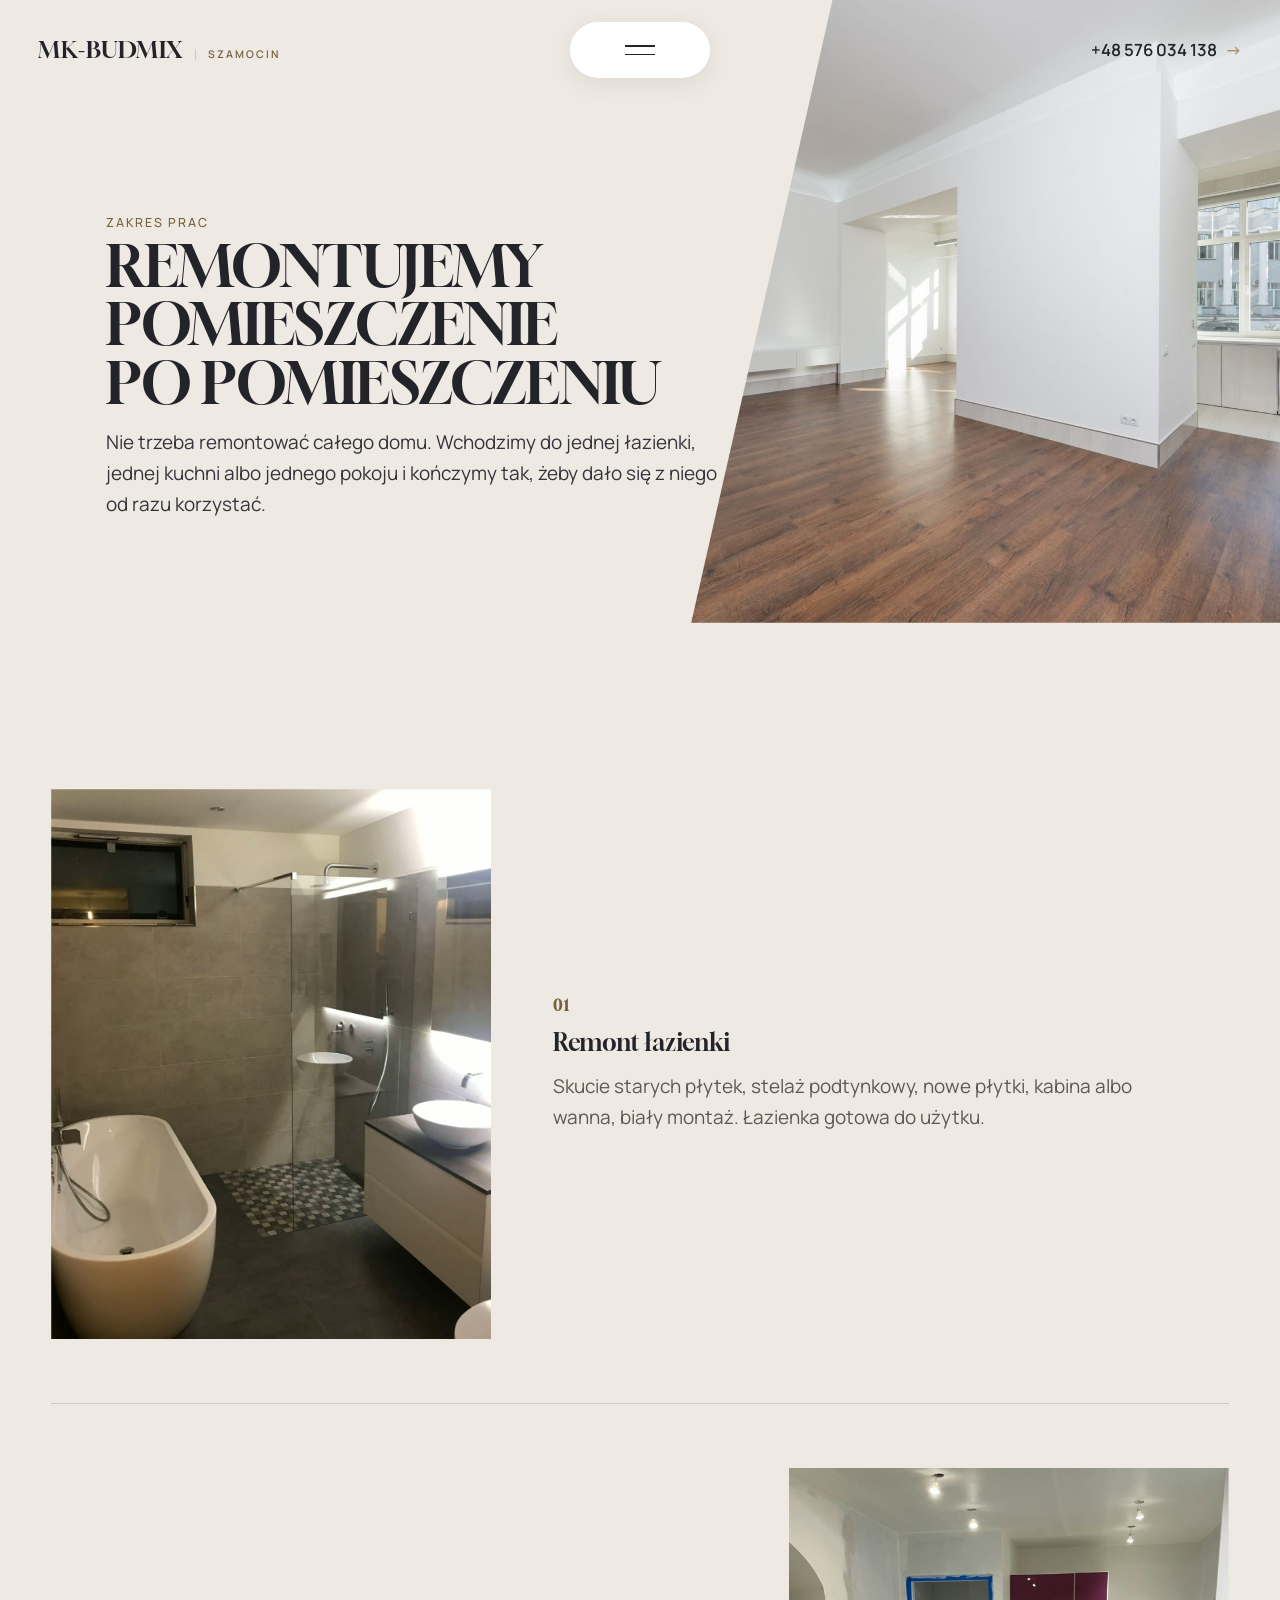
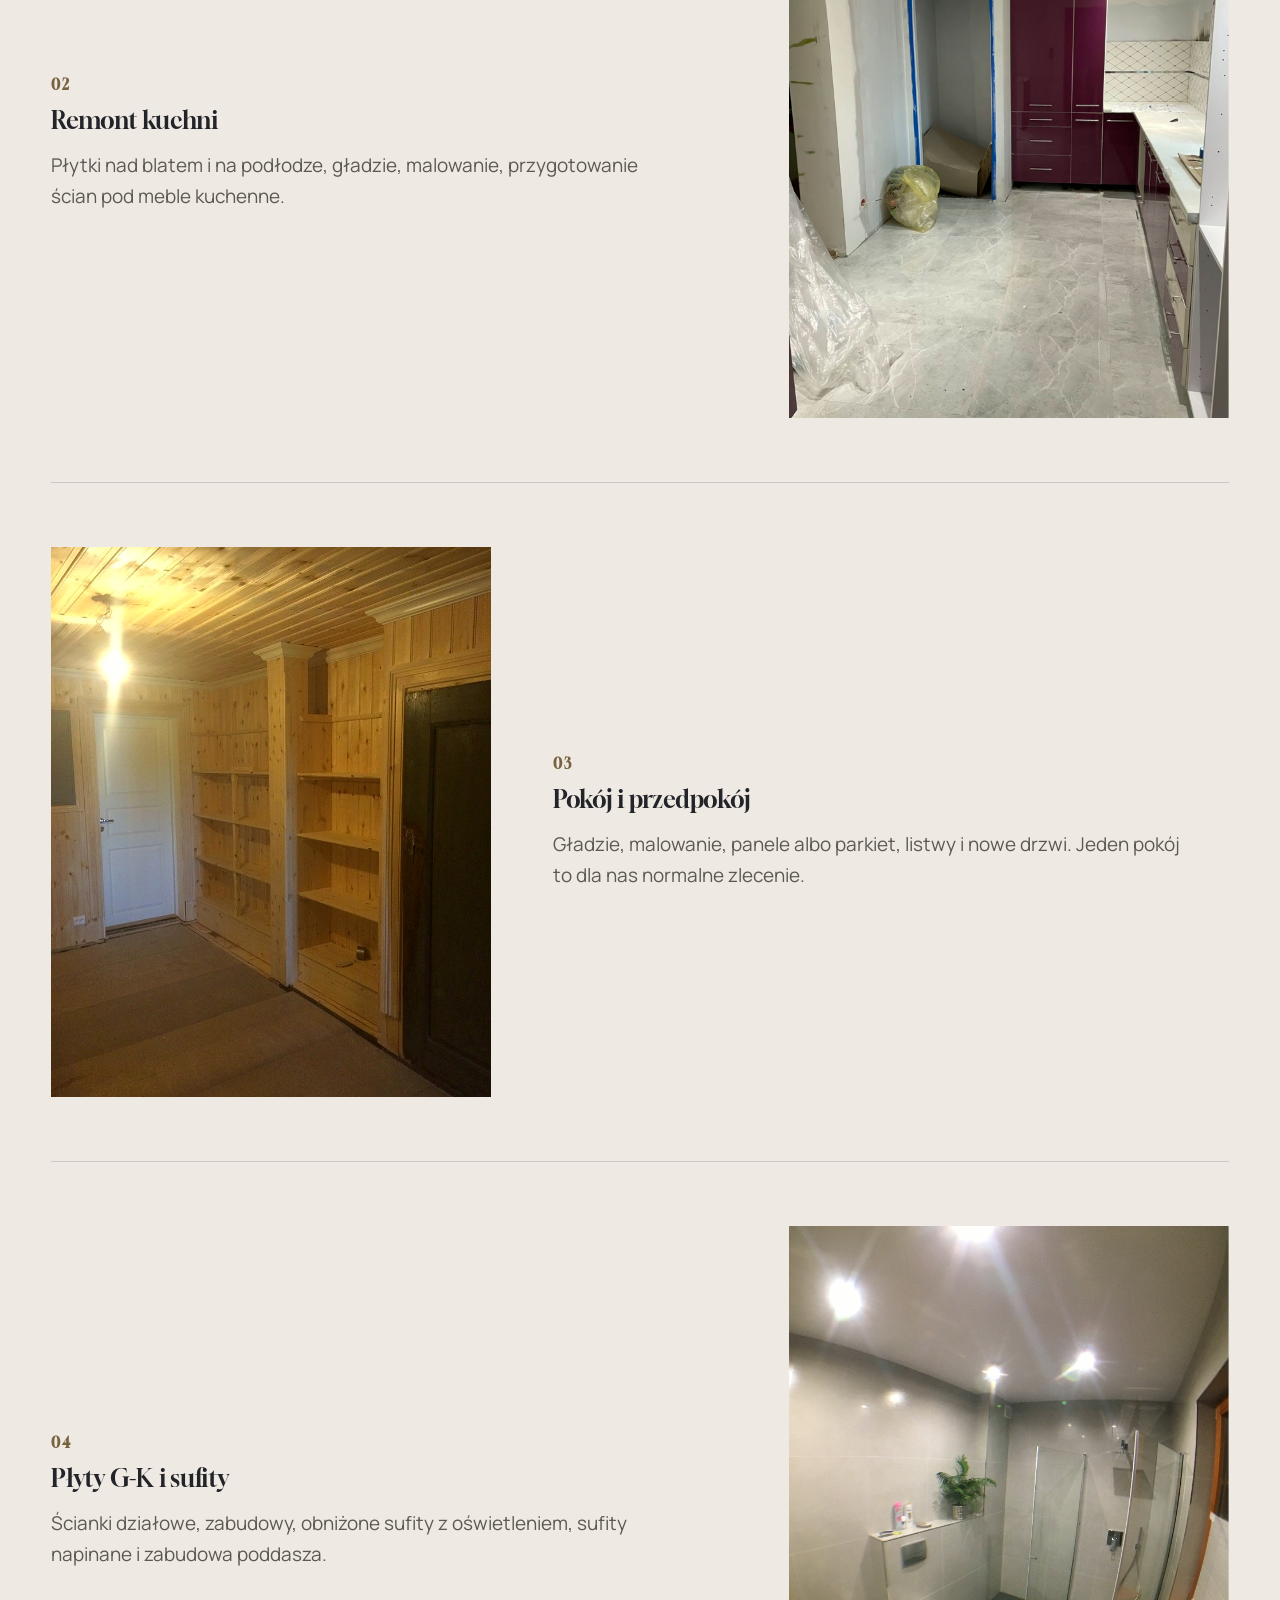
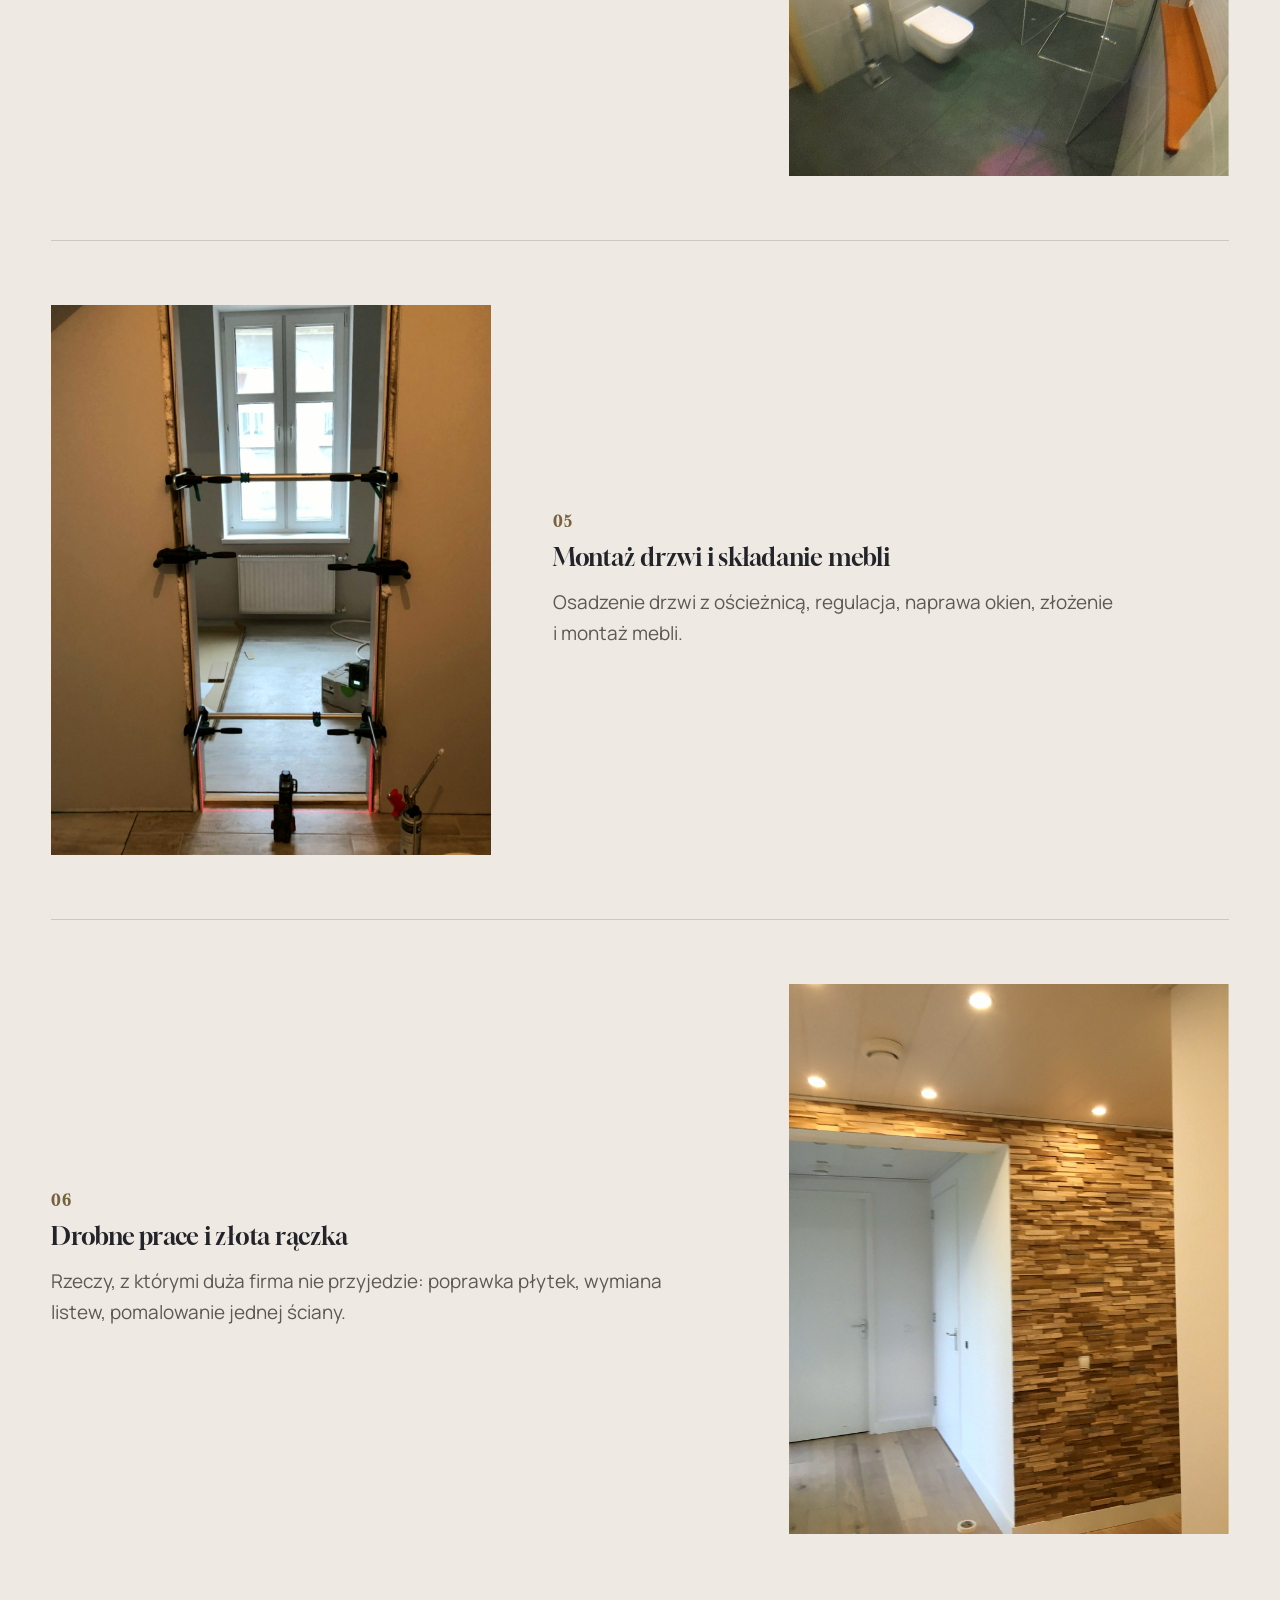
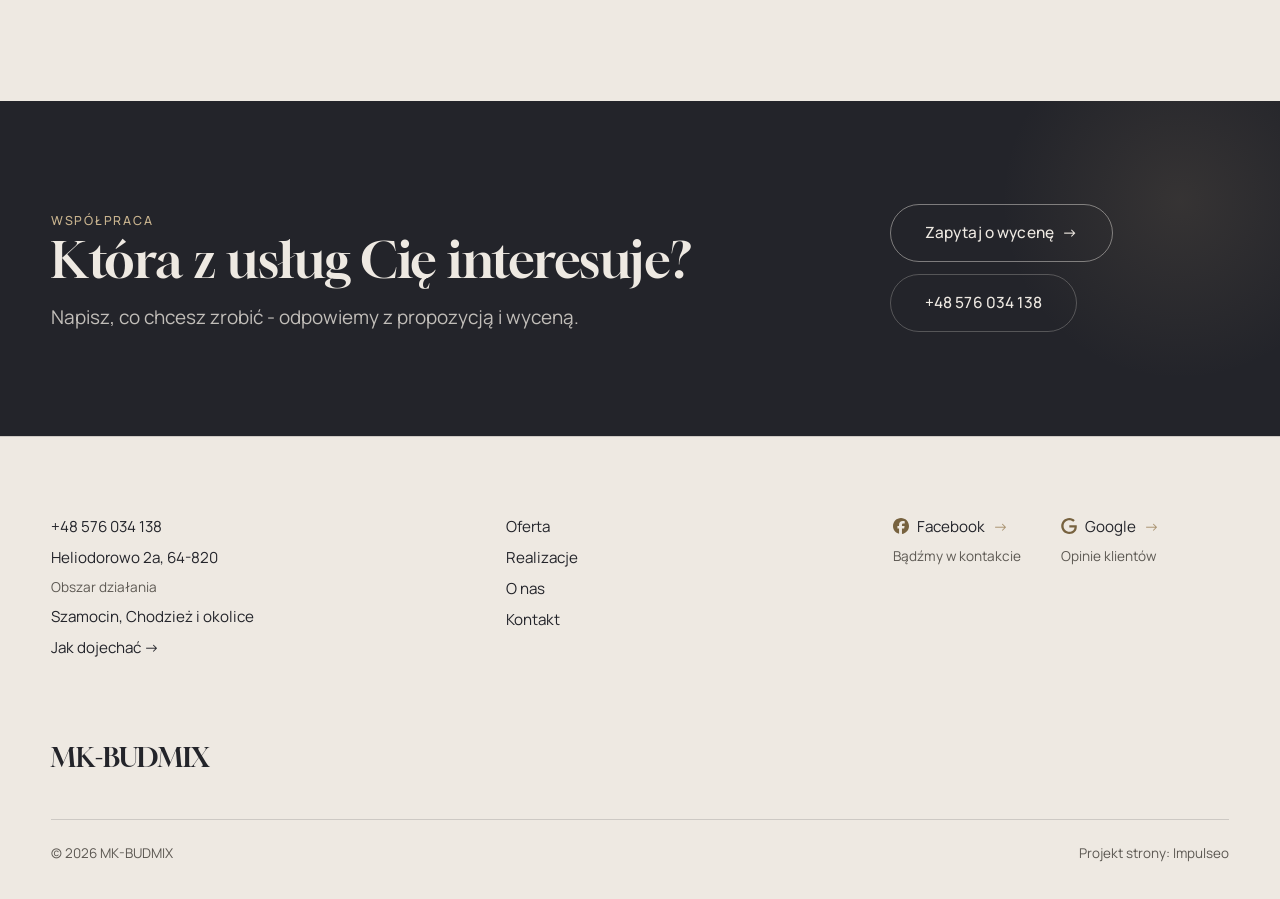
<file: oferta.html>
<!DOCTYPE html>
<html lang="pl">
<head>
<meta charset="UTF-8">
<meta name="viewport" content="width=device-width, initial-scale=1.0">
<title>Oferta - MK-BUDMIX</title>
<meta name="description" content="MK-BUDMIX - remonty łazienek, kuchni i pojedynczych pokoi: płytki, płyty G-K, panele, malowanie, montaż drzwi. Ponad 20 lat doświadczenia. Zadzwoń i umów oględziny.">
<link rel="canonical" href="https://kris20032.github.io/mk-budmix/oferta.html">
<meta name="robots" content="noindex, nofollow">
<meta property="og:type" content="website">
<meta property="og:locale" content="pl_PL">
<meta property="og:site_name" content="MK-BUDMIX">
<meta property="og:title" content="Oferta - MK-BUDMIX">
<meta property="og:description" content="MK-BUDMIX - remonty łazienek, kuchni i pojedynczych pokoi: płytki, płyty G-K, panele, malowanie, montaż drzwi. Ponad 20 lat doświadczenia. Zadzwoń i umów oględziny.">
<meta property="og:url" content="https://kris20032.github.io/mk-budmix/oferta.html">
<meta property="og:image" content="https://kris20032.github.io/mk-budmix/img/og.jpg">
<meta property="og:image:width" content="1200">
<meta property="og:image:height" content="630">
<meta name="twitter:card" content="summary_large_image">
<link rel="preconnect" href="https://fonts.googleapis.com">
<link rel="preconnect" href="https://fonts.gstatic.com" crossorigin>
<link href="https://fonts.googleapis.com/css2?family=Gloock&family=Manrope:wght@400;500;600;700&display=swap" rel="stylesheet">
<link rel="stylesheet" href="assets/styles.css?v=kw2810">
</head>
<body>

<header class="kw-nav">
  <div class="kw-nav-in">
    <a class="brand" href="index.html"><span class="name">MK-BUDMIX</span><span class="sub">Szamocin</span></a>
    <button class="kw-burger" type="button" aria-label="Menu" aria-expanded="false"><span></span><span></span></button>
    <a class="kw-phone" href="tel:+48576034138">+48 576 034 138 <span class="arr">→</span></a>
    <nav class="kw-menu" aria-label="Menu główne">
      <a href="index.html">Start</a>
      <a href="oferta.html">Oferta</a>
      <a href="realizacje.html">Realizacje</a>
      <a href="o-nas.html">O nas</a>
      <a href="kontakt.html">Kontakt</a>
      <a class="kw-menu-tel" href="tel:+48576034138">+48 576 034 138</a>
    </nav>
  </div>
</header>

<main>
<section class="pagehead">
  <img src="img/ph4.jpg" alt="MK-BUDMIX - Remontujemy pomieszczenie po pomieszczeniu" width="1600" height="1068" decoding="async">
  <div class="wrap">
    <span class="eyebrow">Zakres prac</span>
    <h1>Remontujemy pomieszczenie po pomieszczeniu</h1>
    <p>Nie trzeba remontować całego domu. Wchodzimy do jednej łazienki, jednej kuchni albo jednego pokoju i kończymy tak, żeby dało się z niego od razu korzystać.</p>
  </div>
</section>
<section>
  <div class="wrap">
    <div class="svc-row reveal">
      <div class="svc-row-art"><img src="img/about.jpg" alt="Remont łazienki" loading="lazy" width="1098" height="1514" decoding="async"></div>
      <div>
        <span class="num">01</span>
        <h3>Remont łazienki</h3>
        <p class="muted">Skucie starych płytek, stelaż podtynkowy, nowe płytki, kabina albo wanna, biały montaż. Łazienka gotowa do użytku.</p>
      </div>
    </div>
    <div class="svc-row rev reveal">
      <div class="svc-row-art"><img src="img/g2.jpg" alt="Remont kuchni" loading="lazy" width="1380" height="1918" decoding="async"></div>
      <div>
        <span class="num">02</span>
        <h3>Remont kuchni</h3>
        <p class="muted">Płytki nad blatem i na podłodze, gładzie, malowanie, przygotowanie ścian pod meble kuchenne.</p>
      </div>
    </div>
    <div class="svc-row reveal">
      <div class="svc-row-art"><img src="img/g9.jpg" alt="Pokój i przedpokój" loading="lazy" width="768" height="1024" decoding="async"></div>
      <div>
        <span class="num">03</span>
        <h3>Pokój i przedpokój</h3>
        <p class="muted">Gładzie, malowanie, panele albo parkiet, listwy i nowe drzwi. Jeden pokój to dla nas normalne zlecenie.</p>
      </div>
    </div>
    <div class="svc-row rev reveal">
      <div class="svc-row-art"><img src="img/g1.jpg" alt="Płyty G-K i sufity" loading="lazy" width="1533" height="2048" decoding="async"></div>
      <div>
        <span class="num">04</span>
        <h3>Płyty G-K i sufity</h3>
        <p class="muted">Ścianki działowe, zabudowy, obniżone sufity z oświetleniem, sufity napinane i zabudowa poddasza.</p>
      </div>
    </div>
    <div class="svc-row reveal">
      <div class="svc-row-art"><img src="img/g10.jpg" alt="Montaż drzwi i naprawa okien" loading="lazy" width="1400" height="1910" decoding="async"></div>
      <div>
        <span class="num">05</span>
        <h3>Montaż drzwi i składanie mebli</h3>
        <p class="muted">Osadzenie drzwi z ościeżnicą, regulacja, naprawa okien, złożenie i montaż mebli.</p>
      </div>
    </div>
    <div class="svc-row rev reveal">
      <div class="svc-row-art"><img src="img/g3.jpg" alt="Drobne prace i złota rączka" loading="lazy" width="1500" height="2000" decoding="async"></div>
      <div>
        <span class="num">06</span>
        <h3>Drobne prace i złota rączka</h3>
        <p class="muted">Rzeczy, z którymi duża firma nie przyjedzie: poprawka płytek, wymiana listew, pomalowanie jednej ściany.</p>
      </div>
    </div>
  </div>
</section>

<section class="cta">
  <div class="wrap">
    <div class="reveal">
      <span class="eyebrow">Współpraca</span>
      <h2>Która z usług Cię interesuje?</h2>
      <p>Napisz, co chcesz zrobić - odpowiemy z propozycją i wyceną.</p>
    </div>
    <div class="cta-actions reveal">
      <a href="kontakt.html" class="btn btn-light">Zapytaj o wycenę <span class="arr">→</span></a>
      <a href="tel:+48576034138" class="btn btn-ghost btn-ghost-cta">+48 576 034 138</a>
    </div>
  </div>
</section>
</main>

<footer class="kw-foot">
  <div class="wrap">
    <div class="kw-foot-grid">
      <div class="kw-col">
        <a href="tel:+48576034138">+48 576 034 138</a>
        <span>Heliodorowo 2a, 64-820</span>
        <small>Obszar działania</small>
        <span>Szamocin, Chodzież i okolice</span>
        <a href="https://maps.google.com/?cid=6719419968055994980&amp;g_mp=Cidnb29nbGUubWFwcy5wbGFjZXMudjEuUGxhY2VzLlNlYXJjaFRleHQQAhgEIAA" target="_blank" rel="noopener">Jak dojechać →</a>
      </div>
      <div class="kw-col">
        <a href="oferta.html">Oferta</a>
        <a href="realizacje.html">Realizacje</a>
        <a href="o-nas.html">O nas</a>
        <a href="kontakt.html">Kontakt</a>
      </div>
      <div class="kw-soc">
        <div class="kw-col"><a href="https://www.facebook.com/p/Mk-budmix-100063511029299/" target="_blank" rel="noopener" class="soc" aria-label="Facebook - MK-BUDMIX"><svg viewBox="0 0 24 24" width="16" height="16" aria-hidden="true" focusable="false"><path d="M9.101 23.691v-7.98H6.627v-3.667h2.474v-1.58c0-4.085 1.848-5.978 5.858-5.978.401 0 .955.042 1.468.103a8.68 8.68 0 0 1 1.141.195v3.325a8.623 8.623 0 0 0-.653-.036 26.805 26.805 0 0 0-.733-.009c-.707 0-1.259.096-1.675.309a1.686 1.686 0 0 0-.679.622c-.258.42-.374.995-.374 1.752v1.297h3.919l-.386 2.103-.287 1.564h-3.246v8.245C19.396 23.238 24 18.179 24 12.044c0-6.627-5.373-12-12-12s-12 5.373-12 12c0 5.628 3.874 10.35 9.101 11.647Z" fill="currentColor"/></svg> Facebook <span class="arr">→</span></a><small>Bądźmy w kontakcie</small></div>
        <div class="kw-col"><a href="https://maps.google.com/?cid=6719419968055994980&amp;g_mp=Cidnb29nbGUubWFwcy5wbGFjZXMudjEuUGxhY2VzLlNlYXJjaFRleHQQAhgEIAA" target="_blank" rel="noopener" class="soc" aria-label="Google - MK-BUDMIX"><svg viewBox="0 0 24 24" width="16" height="16" aria-hidden="true" focusable="false"><path d="M12.48 10.92v3.28h7.84c-.24 1.84-.853 3.187-1.787 4.133-1.147 1.147-2.933 2.4-6.053 2.4-4.827 0-8.6-3.893-8.6-8.72s3.773-8.72 8.6-8.72c2.6 0 4.507 1.027 5.907 2.347l2.307-2.307C18.747 1.44 16.133 0 12.48 0 5.867 0 .307 5.387.307 12s5.56 12 12.173 12c3.573 0 6.267-1.173 8.373-3.36 2.16-2.16 2.84-5.213 2.84-7.667 0-.76-.053-1.467-.173-2.053H12.48z" fill="currentColor"/></svg> Google <span class="arr">→</span></a><small>Opinie klientów</small></div>
      </div>
    </div>
    <div class="kw-foot-brand">MK-BUDMIX</div>
    <div class="kw-foot-bot">
      <span>© 2026 MK-BUDMIX</span>
      <span>Projekt strony: <a class="foot-credit" href="https://impulseo.pl" target="_blank" rel="noopener">Impulseo</a></span>
    </div>
  </div>
</footer>
<div class="sticky-call"><a class="sc-call" href="tel:+48576034138"><svg class="ico-tel" width="16" height="16" viewBox="0 0 24 24" fill="none" aria-hidden="true"><path d="M6.6 10.8a15.5 15.5 0 0 0 6.6 6.6l2.2-2.2a1 1 0 0 1 1-.24 11.4 11.4 0 0 0 3.6.58 1 1 0 0 1 1 1V20a1 1 0 0 1-1 1A17 17 0 0 1 3 4a1 1 0 0 1 1-1h3.5a1 1 0 0 1 1 1c0 1.25.2 2.46.58 3.6a1 1 0 0 1-.25 1l-2.23 2.2Z" fill="currentColor"/></svg> Zadzwoń</a><a class="sc-quote" href="kontakt.html">Wycena</a></div>
<div class="demo-wazne" data-do="2026-11-03" data-cykl="3" hidden><svg class="dw-ico" width="13" height="13" viewBox="0 0 24 24" fill="none" aria-hidden="true"><circle cx="12" cy="12" r="8.6" stroke="currentColor" stroke-width="1.8"/><path d="M12 7.2V12l3.3 2" stroke="currentColor" stroke-width="1.8" stroke-linecap="round"/></svg><span class="dw-txt"></span></div>

<script src="assets/main.js?v=kw2810"></script>
</body>
</html>
</file>
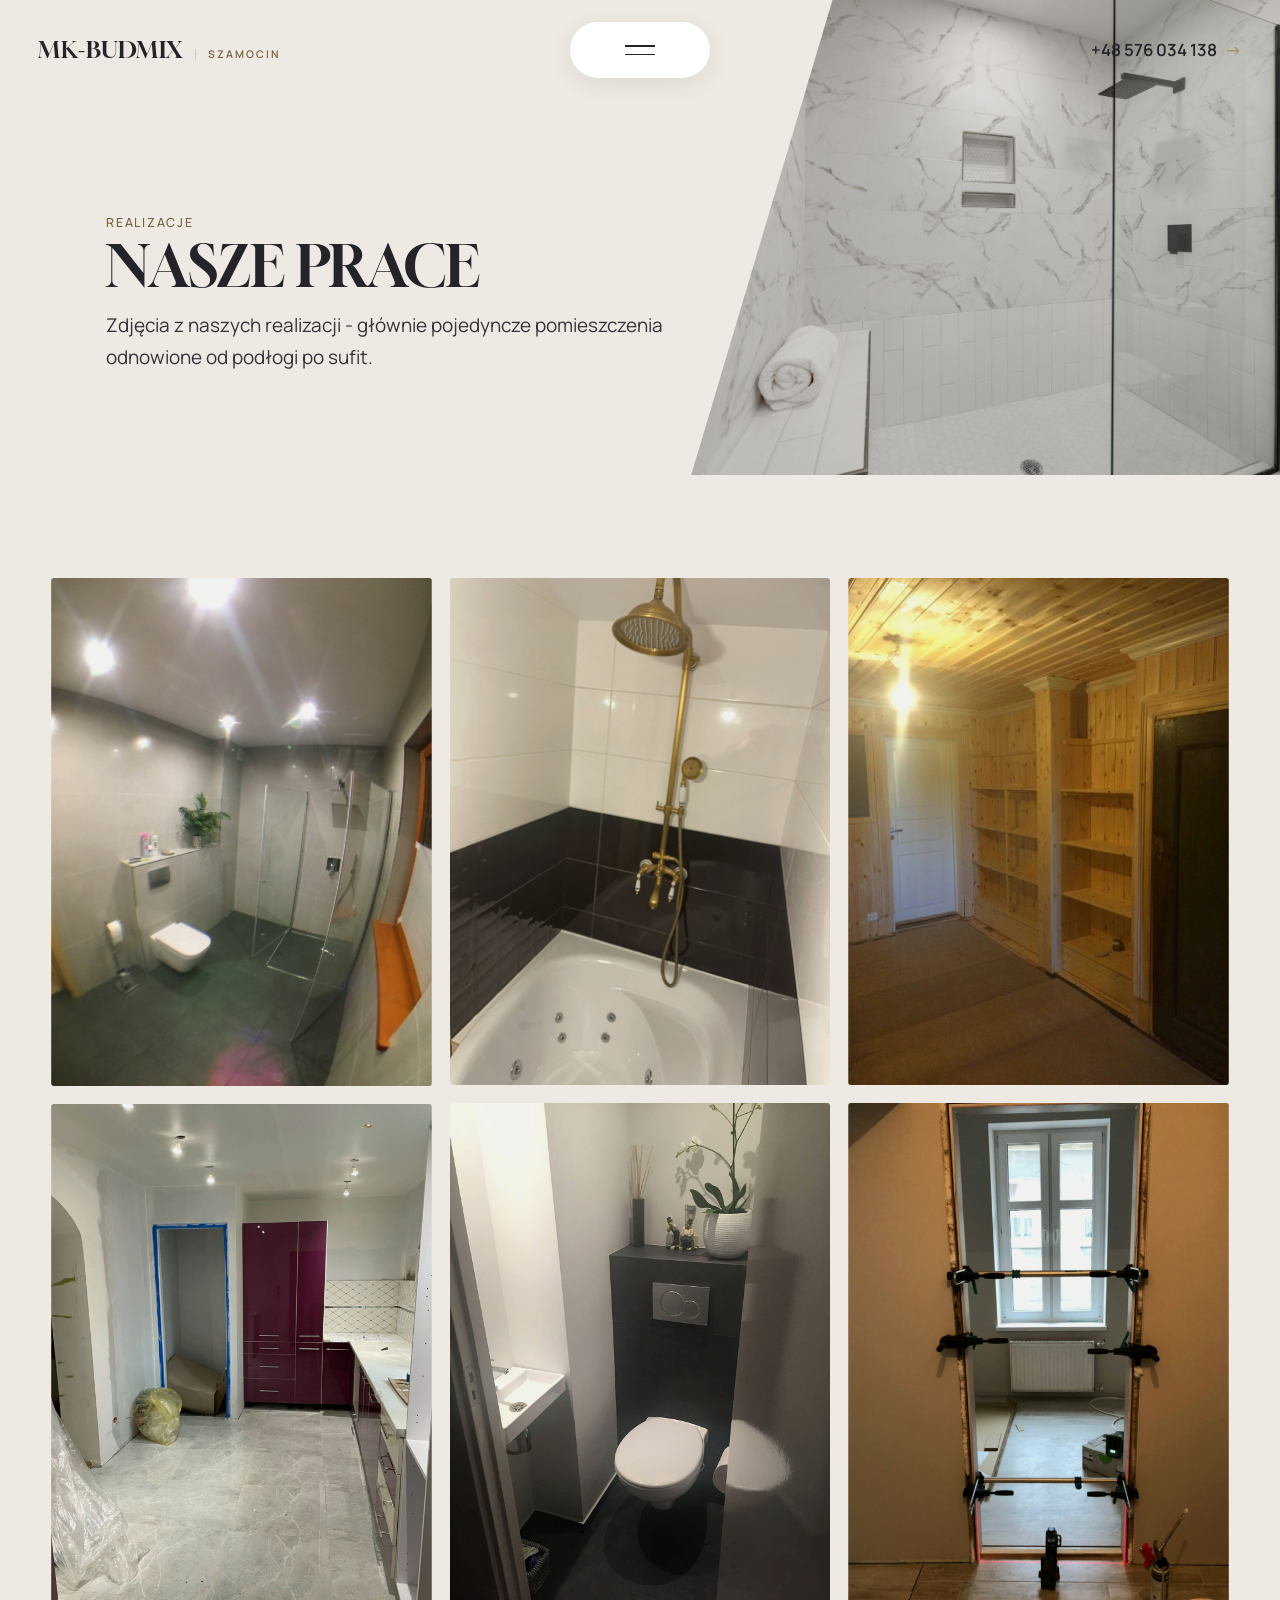
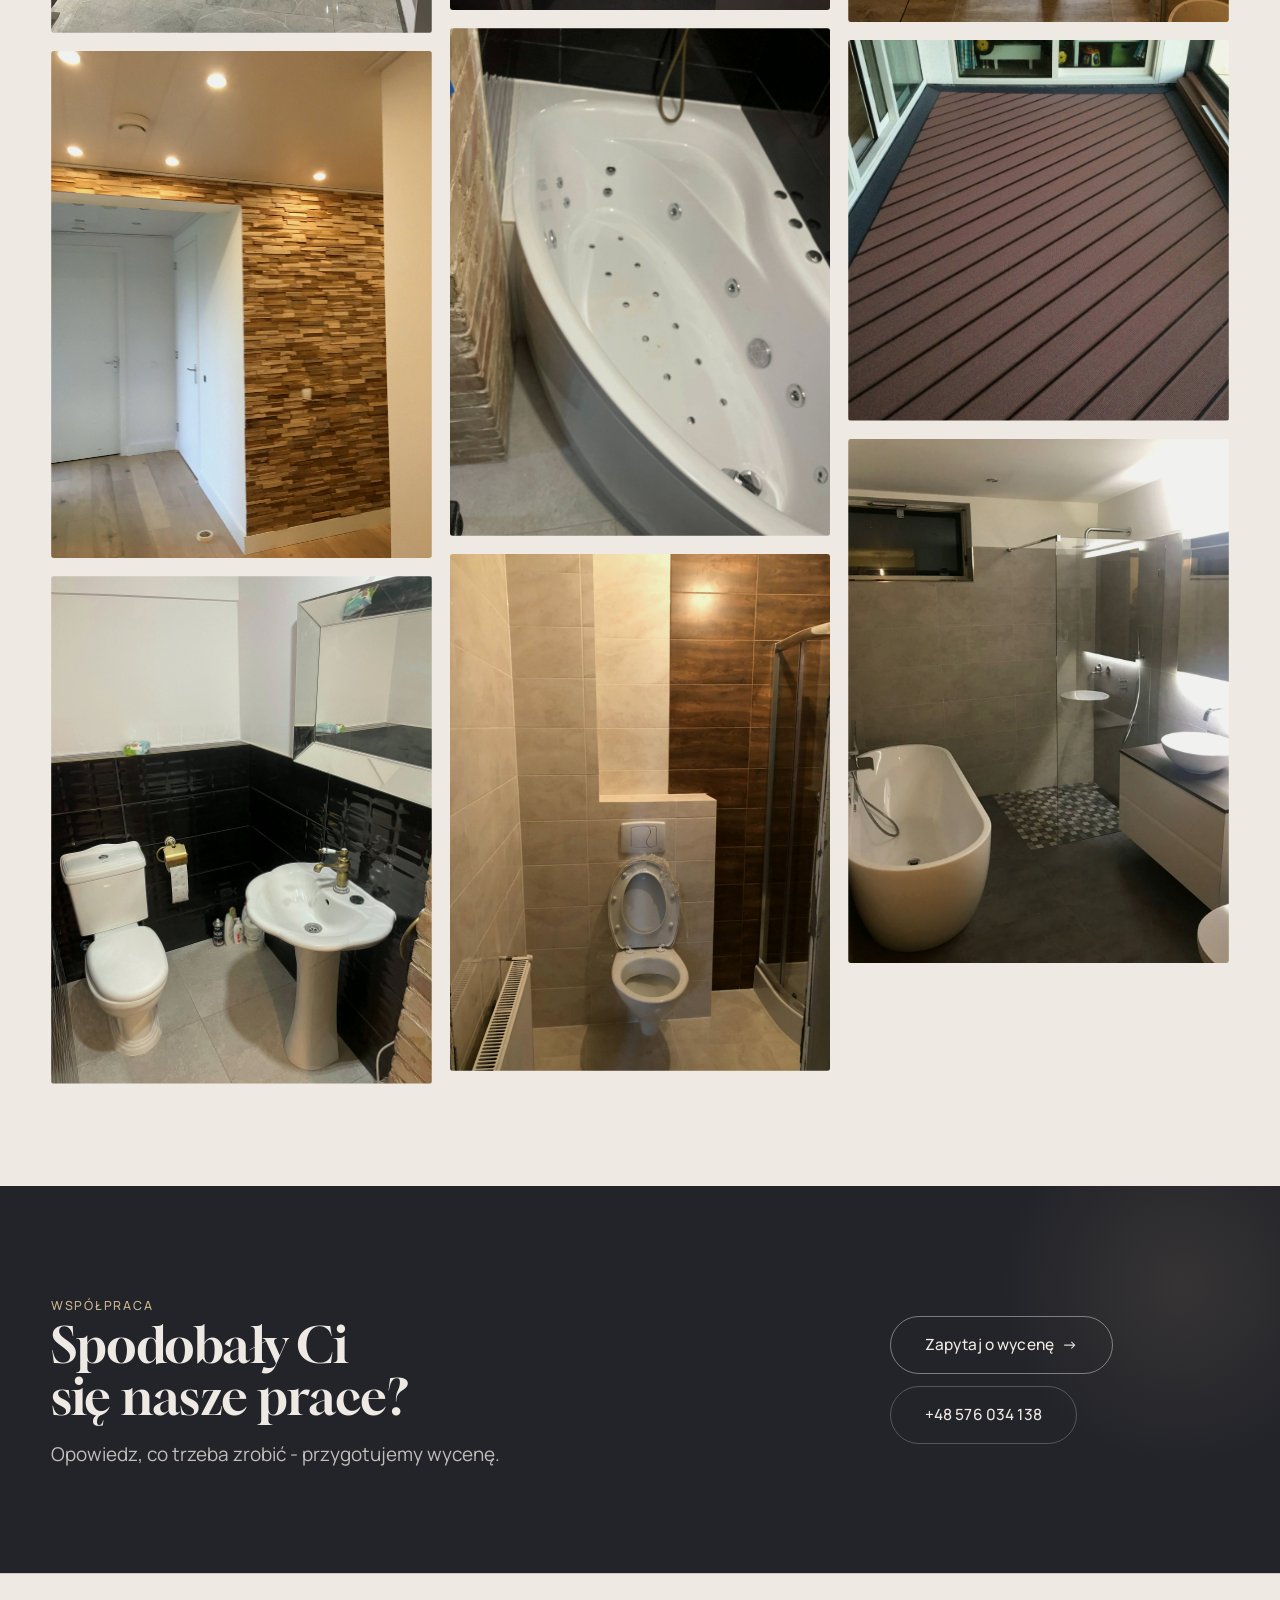
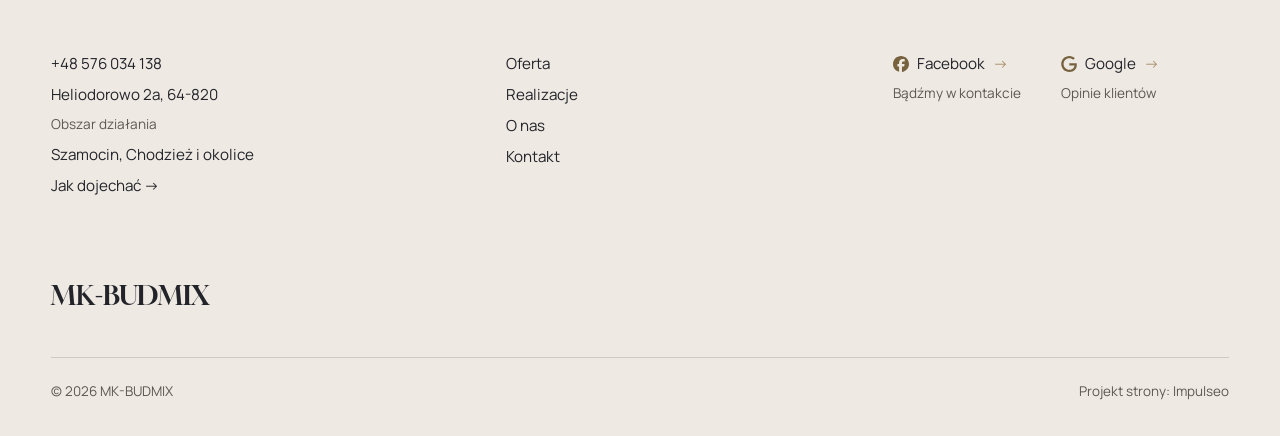
<file: realizacje.html>
<!DOCTYPE html>
<html lang="pl">
<head>
<meta charset="UTF-8">
<meta name="viewport" content="width=device-width, initial-scale=1.0">
<title>Realizacje - MK-BUDMIX</title>
<meta name="description" content="Realizacje MK-BUDMIX: Łazienka z kabiną prysznicową, Kuchnia z nową podłogą, Przedpokój z okładziną z drewna, Łazienka w stylu retro, Wanna z hydromasażem">
<link rel="canonical" href="https://kris20032.github.io/mk-budmix/realizacje.html">
<meta name="robots" content="noindex, nofollow">
<meta property="og:type" content="website">
<meta property="og:locale" content="pl_PL">
<meta property="og:site_name" content="MK-BUDMIX">
<meta property="og:title" content="Realizacje - MK-BUDMIX">
<meta property="og:description" content="Realizacje MK-BUDMIX: Łazienka z kabiną prysznicową, Kuchnia z nową podłogą, Przedpokój z okładziną z drewna, Łazienka w stylu retro, Wanna z hydromasażem">
<meta property="og:url" content="https://kris20032.github.io/mk-budmix/realizacje.html">
<meta property="og:image" content="https://kris20032.github.io/mk-budmix/img/og.jpg">
<meta property="og:image:width" content="1200">
<meta property="og:image:height" content="630">
<meta name="twitter:card" content="summary_large_image">
<link rel="preconnect" href="https://fonts.googleapis.com">
<link rel="preconnect" href="https://fonts.gstatic.com" crossorigin>
<link href="https://fonts.googleapis.com/css2?family=Gloock&family=Manrope:wght@400;500;600;700&display=swap" rel="stylesheet">
<link rel="stylesheet" href="assets/styles.css?v=kw2810">
</head>
<body>

<header class="kw-nav">
  <div class="kw-nav-in">
    <a class="brand" href="index.html"><span class="name">MK-BUDMIX</span><span class="sub">Szamocin</span></a>
    <button class="kw-burger" type="button" aria-label="Menu" aria-expanded="false"><span></span><span></span></button>
    <a class="kw-phone" href="tel:+48576034138">+48 576 034 138 <span class="arr">→</span></a>
    <nav class="kw-menu" aria-label="Menu główne">
      <a href="index.html">Start</a>
      <a href="oferta.html">Oferta</a>
      <a href="realizacje.html">Realizacje</a>
      <a href="o-nas.html">O nas</a>
      <a href="kontakt.html">Kontakt</a>
      <a class="kw-menu-tel" href="tel:+48576034138">+48 576 034 138</a>
    </nav>
  </div>
</header>

<main>
<section class="pagehead">
  <img src="img/ph1.jpg" alt="MK-BUDMIX - Nasze prace">
  <div class="wrap">
    <span class="eyebrow">Realizacje</span>
    <h1>Nasze prace</h1>
    <p>Zdjęcia z naszych realizacji - głównie pojedyncze pomieszczenia odnowione od podłogi po sufit.</p>
  </div>
</section>
<section>
  <div class="wrap">
    <div class="gallery">
      <div class="tile t-two3 reveal"><img src="img/g1.jpg" alt="MK-BUDMIX" loading="lazy" width="1533" height="2048" decoding="async"></div>
      <div class="tile t-third reveal"><img src="img/g2.jpg" alt="MK-BUDMIX" loading="lazy" width="1380" height="1918" decoding="async"></div>
      <div class="tile t-third reveal"><img src="img/g3.jpg" alt="MK-BUDMIX" loading="lazy" width="1500" height="2000" decoding="async"></div>
      <div class="tile t-third reveal"><img src="img/g4.jpg" alt="MK-BUDMIX" loading="lazy" width="1536" height="2048" decoding="async"></div>
      <div class="tile t-third reveal"><img src="img/g5.jpg" alt="MK-BUDMIX" loading="lazy" width="1536" height="2048" decoding="async"></div>
      <div class="tile t-third reveal"><img src="img/g6.jpg" alt="MK-BUDMIX" loading="lazy" width="1200" height="1600" decoding="async"></div>
      <div class="tile t-two3 reveal"><img src="img/g7.jpg" alt="MK-BUDMIX" loading="lazy" width="1536" height="2048" decoding="async"></div>
      <div class="tile t-third reveal"><img src="img/g8.jpg" alt="MK-BUDMIX" loading="lazy" width="1416" height="1924" decoding="async"></div>
      <div class="tile t-third reveal"><img src="img/g9.jpg" alt="MK-BUDMIX" loading="lazy" width="768" height="1024" decoding="async"></div>
      <div class="tile t-third reveal"><img src="img/g10.jpg" alt="MK-BUDMIX" loading="lazy" width="1400" height="1910" decoding="async"></div>
      <div class="tile t-two3 reveal"><img src="img/g11.jpg" alt="MK-BUDMIX" loading="lazy" width="1874" height="1874" decoding="async"></div>
      <div class="tile t-third reveal"><img src="img/about.jpg" alt="MK-BUDMIX" loading="lazy" width="1098" height="1514" decoding="async"></div>
    </div>
  </div>
</section>
<section class="cta">
  <div class="wrap">
    <div class="reveal">
      <span class="eyebrow">Współpraca</span>
      <h2>Spodobały Ci się nasze prace?</h2>
      <p>Opowiedz, co trzeba zrobić - przygotujemy wycenę.</p>
    </div>
    <div class="cta-actions reveal">
      <a href="kontakt.html" class="btn btn-light">Zapytaj o wycenę <span class="arr">→</span></a>
      <a href="tel:+48576034138" class="btn btn-ghost btn-ghost-cta">+48 576 034 138</a>
    </div>
  </div>
</section>
</main>

<footer class="kw-foot">
  <div class="wrap">
    <div class="kw-foot-grid">
      <div class="kw-col">
        <a href="tel:+48576034138">+48 576 034 138</a>
        <span>Heliodorowo 2a, 64-820</span>
        <small>Obszar działania</small>
        <span>Szamocin, Chodzież i okolice</span>
        <a href="https://maps.google.com/?cid=6719419968055994980&amp;g_mp=Cidnb29nbGUubWFwcy5wbGFjZXMudjEuUGxhY2VzLlNlYXJjaFRleHQQAhgEIAA" target="_blank" rel="noopener">Jak dojechać →</a>
      </div>
      <div class="kw-col">
        <a href="oferta.html">Oferta</a>
        <a href="realizacje.html">Realizacje</a>
        <a href="o-nas.html">O nas</a>
        <a href="kontakt.html">Kontakt</a>
      </div>
      <div class="kw-soc">
        <div class="kw-col"><a href="https://www.facebook.com/p/Mk-budmix-100063511029299/" target="_blank" rel="noopener" class="soc" aria-label="Facebook - MK-BUDMIX"><svg viewBox="0 0 24 24" width="16" height="16" aria-hidden="true" focusable="false"><path d="M9.101 23.691v-7.98H6.627v-3.667h2.474v-1.58c0-4.085 1.848-5.978 5.858-5.978.401 0 .955.042 1.468.103a8.68 8.68 0 0 1 1.141.195v3.325a8.623 8.623 0 0 0-.653-.036 26.805 26.805 0 0 0-.733-.009c-.707 0-1.259.096-1.675.309a1.686 1.686 0 0 0-.679.622c-.258.42-.374.995-.374 1.752v1.297h3.919l-.386 2.103-.287 1.564h-3.246v8.245C19.396 23.238 24 18.179 24 12.044c0-6.627-5.373-12-12-12s-12 5.373-12 12c0 5.628 3.874 10.35 9.101 11.647Z" fill="currentColor"/></svg> Facebook <span class="arr">→</span></a><small>Bądźmy w kontakcie</small></div>
        <div class="kw-col"><a href="https://maps.google.com/?cid=6719419968055994980&amp;g_mp=Cidnb29nbGUubWFwcy5wbGFjZXMudjEuUGxhY2VzLlNlYXJjaFRleHQQAhgEIAA" target="_blank" rel="noopener" class="soc" aria-label="Google - MK-BUDMIX"><svg viewBox="0 0 24 24" width="16" height="16" aria-hidden="true" focusable="false"><path d="M12.48 10.92v3.28h7.84c-.24 1.84-.853 3.187-1.787 4.133-1.147 1.147-2.933 2.4-6.053 2.4-4.827 0-8.6-3.893-8.6-8.72s3.773-8.72 8.6-8.72c2.6 0 4.507 1.027 5.907 2.347l2.307-2.307C18.747 1.44 16.133 0 12.48 0 5.867 0 .307 5.387.307 12s5.56 12 12.173 12c3.573 0 6.267-1.173 8.373-3.36 2.16-2.16 2.84-5.213 2.84-7.667 0-.76-.053-1.467-.173-2.053H12.48z" fill="currentColor"/></svg> Google <span class="arr">→</span></a><small>Opinie klientów</small></div>
      </div>
    </div>
    <div class="kw-foot-brand">MK-BUDMIX</div>
    <div class="kw-foot-bot">
      <span>© 2026 MK-BUDMIX</span>
      <span>Projekt strony: <a class="foot-credit" href="https://impulseo.pl" target="_blank" rel="noopener">Impulseo</a></span>
    </div>
  </div>
</footer>
<div class="sticky-call"><a class="sc-call" href="tel:+48576034138"><svg class="ico-tel" width="16" height="16" viewBox="0 0 24 24" fill="none" aria-hidden="true"><path d="M6.6 10.8a15.5 15.5 0 0 0 6.6 6.6l2.2-2.2a1 1 0 0 1 1-.24 11.4 11.4 0 0 0 3.6.58 1 1 0 0 1 1 1V20a1 1 0 0 1-1 1A17 17 0 0 1 3 4a1 1 0 0 1 1-1h3.5a1 1 0 0 1 1 1c0 1.25.2 2.46.58 3.6a1 1 0 0 1-.25 1l-2.23 2.2Z" fill="currentColor"/></svg> Zadzwoń</a><a class="sc-quote" href="kontakt.html">Wycena</a></div>
<div class="demo-wazne" data-do="2026-11-03" data-cykl="3" hidden><svg class="dw-ico" width="13" height="13" viewBox="0 0 24 24" fill="none" aria-hidden="true"><circle cx="12" cy="12" r="8.6" stroke="currentColor" stroke-width="1.8"/><path d="M12 7.2V12l3.3 2" stroke="currentColor" stroke-width="1.8" stroke-linecap="round"/></svg><span class="dw-txt"></span></div>

<script src="assets/main.js?v=kw2810"></script>
</body>
</html>
</file>
<file: assets/styles.css>
/* ============================================================
   STOLBASZ — premium, architektoniczny B2B fit-out
   Jasna paleta, zero brązu. System wg premium-web-craft.
   Projekt strony: Impulseo (impulseo.pl)
   ============================================================ */

:root{
  /* PALETA — jasna, architektoniczna, chłodna */
  --paper:#F4F6F8;          /* główne tło */
  --paper-2:#E7EBEF;        /* sekcje alternatywne (chłodny jasny szary) */
  --paper-3:#E7EBEF;        /* delikatne wypełnienia */
  --ink:#15212E;            /* tekst główny — chłodny grafit */
  --ink-soft:#243443;       /* nagłówki drugorzędne */
  --muted:#6B7785;          /* tekst poboczny */
  --line:rgba(21,33,46,.12);/* hairline */
  --accent:#E8A317;         /* stonowany petrol-slate — jedyny akcent */
  --accent-d:#C9870C;
  --accent-soft:rgba(232,163,23,.10);
  --dark:#15212E;           /* sekcje ciemne (stopka/CTA) */

  /* HOVER ZDJĘĆ — JEDEN standard dla całego silnika (decyzja K. 04.08.2026, artefakt z wariantami).
     AKTUALNE (K.+Szymon 09.08.2026, wybór z artefaktu 6 wariantów): zoom 1.05 przy 1.4s -
     przy tak długim czasie mocniejszy kadr NIE skacze, tylko „oddycha". Poprzedni standard
     (1.02 / .55s z 04.08) odbierany jako dynamiczny i szybki.
     Spoczynek lekko przygaszony, ale TYLKO tam, gdzie jest mysz (@media hover:hover) —
     na telefonie zdjęcia zostają w pełnej jasności. */
  --img-zoom:1.05;                   /* K.+Szymon 09.08: wariant F z artefaktu porównawczego */
  --img-rest:brightness(.95) saturate(.99);
  --img-hot:brightness(1.06) saturate(1.05);
  --img-dur:1.4s;                    /* K.+Szymon 09.08 (wariant F): powoli = elegancko */
  --img-ease:cubic-bezier(.16,.84,.44,1);  /* miękki ogon, efekt „oddychania" */

  /* ODSTĘPY — skala 4/8 */
  --space-1:4px; --space-2:8px; --space-3:12px; --space-4:16px; --space-5:24px;
  --space-6:32px; --space-7:48px; --space-8:64px; --space-9:96px; --space-10:128px;

  /* TYPOGRAFIA — fluid clamp() (skala podbita 16.07.2026: większe, czytelniejsze litery — uwaga Adama) */
  --text-sm:clamp(.9rem,.87rem + .12vw,1rem);
  --text-base:clamp(1.08rem,1.04rem + .18vw,1.2rem);
  --text-lg:clamp(1.24rem,1.15rem + .34vw,1.44rem);
  --text-h3:clamp(1.34rem,1.22rem + .55vw,1.66rem);
  --text-h2:clamp(2.1rem,1.66rem + 2.1vw,3.1rem);
  --text-h1:clamp(2.9rem,2.1rem + 4vw,5.1rem);

  /* PROMIENIE — architektoniczne, raczej ostre */
  --r-sm:3px; --r-md:6px; --r-lg:10px;

  /* RUCH */
  --ease:cubic-bezier(.25,.46,.45,.94); --dur:.24s;

  /* CIENIE — miękkie, warstwowe */
  --sh-sm:0 1px 2px rgba(16,24,32,.04), 0 2px 8px rgba(16,24,32,.05);
  --sh-md:0 2px 6px rgba(16,24,32,.05), 0 12px 28px -8px rgba(16,24,32,.12);
  --sh-lg:0 6px 14px rgba(16,24,32,.07), 0 26px 56px -18px rgba(16,24,32,.22);

  --hairline:1px solid var(--line);

  --font-display:'Space Grotesk','Inter',sans-serif;
  --font-body:'DM Sans','Inter',sans-serif;
}

*{box-sizing:border-box;margin:0;padding:0}
html{scroll-behavior:smooth}
body{
  font-family:var(--font-body);
  font-size:var(--text-base);
  line-height:1.65;
  color:var(--ink);
  background:var(--paper);
  -webkit-font-smoothing:antialiased;
  text-rendering:optimizeLegibility;
}
img{max-width:100%;height:auto;display:block}  /* height:auto = width/height z atrybutów trzyma proporcje (TOP#12) */
a{color:inherit;text-decoration:none}

.wrap{width:min(92%,1180px);margin-inline:auto}
section{padding-block:clamp(52px,6.5vw,96px)}

h1,h2,h3{font-family:var(--font-display);font-weight:700;line-height:1.08;letter-spacing:-.02em;color:var(--ink)}
h1{font-size:var(--text-h1);letter-spacing:-.035em}
h2{font-size:var(--text-h2);letter-spacing:-.025em}
h3{font-size:var(--text-h3)}
/* MIARA — długość wiersza. WCAG 2.2 SC 1.4.8: max 80 znaków; Butterick: 45–90.
   68ch daje realnie 72–78 znaków polskiego tekstu, czyli z zapasem pod granicą.
   Wcześniej limit miał TYLKO <p> — <li>, <blockquote> i <dd> nie miały żadnego,
   i to jedyny powód, dla którego 23 bloki na dwóch oddanych stronach jadą po
   83–106 znaków w wierszu (pomiar 07.08.2026, bramka `miara`).
   ⚠️ Listy i definicje ograniczamy TYLKO bez klasy: `ul`/`ol` z klasą to u nas
   układ (siatki kafli, menu), a nie tekst ciągły — tam miarę wyznacza układ. */
/* 60ch, nie 68ch (K. 10.08): po zmianie fontów na węższe kroje (DM Sans i spółka)
   w 68ch mieściło się ~90 znaków - bramka pikselowa słusznie zgłaszała przekroczenie
   granicy 80. Pomiar na żywej przeglądarce: 60ch = 90 znaków, 53ch = ~78 znaków, czyli normę WCAG 1.4.8. */
:root{ --miara:53ch }
p{max-width:min(100%,var(--miara))}
blockquote,
ul:not([class])>li, ol:not([class])>li,
dl:not([class])>dd{max-width:min(100%,var(--miara))}

/* ⚠️ Świadomie BEZ wyjątku `.tile p,.card p,.svc p{max-width:none}`, choć nasuwa się sam:
   te akapity BYŁY już ograniczone (stare `p{max-width:65ch}`), więc „wyjątek" nie odblokowałby
   niczego nowego — tylko ROZLUŹNIŁ stan sprzed zmiany na wszystkich demach naraz.
   `figcaption` żadna z reguł wyżej nie dotyczy, więc też nie potrzebuje zwolnienia. */

/* ŁAMANIE. `balance` wyrównuje długości wierszy w nagłówku, `pretty` pilnuje ostatniego
   wiersza akapitu, żeby nie został w nim jeden wyraz. Obsługiwane od Chrome 117 /
   Safari 17.5; starsze przeglądarki po prostu ignorują tę własność.
   `text-wrap:pretty` nie występowało dotąd ANI RAZ w silniku ani w repo klientów. */
h1,h2,h3,.lead,.lede{text-wrap:balance}
p,li,blockquote,dd{text-wrap:pretty}

.eyebrow{
  font-family:var(--font-body);
  font-size:var(--text-sm);
  font-weight:600;
  letter-spacing:.18em;
  text-transform:uppercase;
  color:var(--accent);
  display:inline-flex;align-items:center;gap:var(--space-3);
}
/* flex:none + margin-top = kreska trzyma się PIERWSZEJ linii. Wcześniej align-items:center
   centrowało ją względem całego bloku i przy zawinięciu (długi kicker typu
   „…WNĘTRZ · LESZNO · OD 2019") druga linia lądowała z brzydkim wcięciem. */
.eyebrow{align-items:flex-start}
.eyebrow>*,.eyebrow{text-wrap:balance}   /* dlugi kicker lamal sie na sierote typu samo „2019" w drugiej linii */
.eyebrow::before{content:"";width:28px;height:1px;background:var(--accent);display:inline-block;flex:none;margin-top:.62em}

.muted{color:var(--muted)}
.lead{font-size:var(--text-lg);line-height:1.55;color:var(--ink-soft);max-width:50ch}

/* ---------- BUTTONS ---------- */
.btn{
  display:inline-flex;align-items:center;gap:var(--space-2);
  font-weight:600;font-size:var(--text-sm);letter-spacing:.02em;
  padding:var(--space-4) var(--space-6);
  border-radius:var(--r-sm);
  transition:transform var(--dur) var(--ease),box-shadow var(--dur) var(--ease),background var(--dur) var(--ease);
  cursor:pointer;border:1px solid transparent;
}
.btn-accent{background:var(--accent);color:#fff;box-shadow:var(--sh-sm)}
.btn-accent:hover{background:var(--accent-d);transform:translateY(-2px);box-shadow:var(--sh-md)}
.btn-accent:active{transform:translateY(0);box-shadow:var(--sh-sm)}
.btn-ghost{background:transparent;color:var(--ink);border-color:var(--line)}
.btn-ghost:hover{border-color:var(--accent);color:var(--accent);transform:translateY(-2px)}
.btn-light{background:#fff;color:var(--ink);box-shadow:var(--sh-sm)}
.btn-light:hover{transform:translateY(-2px);box-shadow:var(--sh-md)}
.btn .arr{transition:transform var(--dur) var(--ease)}
.btn:hover .arr{transform:translateX(4px)}

/* ---------- NAV ---------- */
.nav{
  position:sticky;top:0;z-index:50;
  background:color-mix(in srgb,var(--paper) 88%,transparent);
  backdrop-filter:saturate(140%) blur(10px);
  border-bottom:var(--hairline);
}
.nav-inner{display:flex;align-items:center;justify-content:space-between;gap:var(--space-5);height:72px}
/* ANTY-NACHODZENIE (K. 05.08.2026): długa nazwa firmy + przycisk z pełnym numerem nie mieściły się w pasku
   i flex ściskał linki PONIŻEJ ich treści - "Kontakt" wchodził na ramkę "Zadzwoń +48 ...". Teraz ustępuje
   nazwa marki (skrót wielokropkiem), a menu i przycisk nigdy się nie kurczą ani nie zachodzą na siebie. */
.brand{display:flex;flex-direction:column;line-height:1;min-width:0;flex:0 1 auto}
.brand .name{font-family:var(--font-display);font-weight:800;font-size:1.35rem;letter-spacing:.04em;white-space:nowrap;overflow:hidden;text-overflow:ellipsis}
.brand .sub{font-size:.62rem;letter-spacing:.34em;text-transform:uppercase;color:var(--muted);margin-top:5px;white-space:nowrap;overflow:hidden;text-overflow:ellipsis}
.nav-links{display:flex;align-items:center;gap:var(--space-6);flex:0 0 auto}
.nav-links a{font-size:var(--text-sm);font-weight:500;color:var(--ink-soft);position:relative;padding-block:4px;white-space:nowrap;transition:color var(--dur) var(--ease)}
.nav-links a::after{content:"";position:absolute;left:0;bottom:0;width:0;height:1.5px;background:var(--accent);transition:width var(--dur) var(--ease)}
.nav-links a:hover,.nav-links a.active{color:var(--ink)}
.nav-links a:hover::after,.nav-links a.active::after{width:100%}
.nav-links .btn{padding:var(--space-2) var(--space-5)}
/* przyciski w nav: właściwy kolor (przebij .nav-links a) + bez podkreślenia */
.nav-links a.btn-accent{color:#fff}
.nav-links a.btn-ghost,.nav-links a.btn-light{color:var(--ink)}
/* CTA w pasku: NIE podkreślenie spod linków menu, ale ten sam przelatujący błysk,
   co na wszystkich innych przyciskach (zgłoszenie K. 13.08.2026 - „na hero jest efekt
   światła przechodzącego przez przycisk, na navbarze go nie ma, a mają być identyczne").
   Reguła `.nav-links a::after` jest silniejsza od `.btn::after`, więc trzeba jej
   geometrię wyzerować i wpisać połysk z nazwy - samo `display:none` gasiło efekt. */
.nav-links a.btn::after{
  display:block;content:"";position:absolute;inset:0;z-index:-1;pointer-events:none;
  width:auto;height:auto;border-radius:inherit;   /* kasuje geometrię podkreślenia (width:0;height:1.5px) */
  background:linear-gradient(100deg,transparent 32%,rgba(255,255,255,.20) 50%,transparent 68%);
  translate:-120% 0}
@media (prefers-reduced-motion:no-preference){
  .nav-links a.btn:hover::after{translate:120% 0;transition:translate .75s var(--mt-ease,cubic-bezier(.16,.84,.44,1))}
}
.nav-toggle{display:none;background:none;border:none;cursor:pointer;flex-direction:column;gap:5px;padding:8px}
.nav-toggle span{width:24px;height:2px;background:var(--ink);transition:var(--dur)}
/* Ciasny zakres MIĘDZY menu mobilnym a pełnym pulpitem: zbijamy odstępy i nazwę marki,
   żeby wszystko zmieściło się naturalnie, zanim w ogóle dojdzie do skracania wielokropkiem. */
@media(max-width:1280px) and (min-width:921px){
  .nav-links{gap:var(--space-4)}
  .nav-links .btn{padding:var(--space-2) var(--space-4)}
  .brand .name{font-size:1.15rem}
}

/* ---------- HERO (split) ---------- */
.hero{position:relative;overflow:hidden;border-bottom:var(--hairline)}
.hero-grid{display:grid;grid-template-columns:1.05fr .95fr;gap:clamp(24px,4vw,60px);align-items:center;
  padding-block:clamp(36px,4.5vw,64px)}
.hero-copy .eyebrow{margin-bottom:var(--space-5)}
.hero-copy h1{margin-bottom:var(--space-5)}
.hero-copy .lead{margin-bottom:var(--space-7)}
.hero-actions{display:flex;flex-wrap:wrap;gap:var(--space-4)}
.hero-art{position:relative;aspect-ratio:4/3;border-radius:var(--r-lg);overflow:hidden;box-shadow:var(--sh-lg)}
.hero-art img{width:100%;height:100%;object-fit:cover}
.hero-art::after{content:"";position:absolute;inset:0;background:linear-gradient(180deg,transparent 55%,rgba(18,24,28,.28))}
.hero-badge{position:absolute;left:var(--space-5);bottom:var(--space-5);z-index:2;
  background:rgba(252,252,251,.94);backdrop-filter:blur(4px);
  border-radius:var(--r-md);padding:var(--space-4) var(--space-5);box-shadow:var(--sh-md);max-width:78%}
.hero-badge strong{display:block;font-family:var(--font-display);font-size:1rem;letter-spacing:-.01em}
.hero-badge span{font-size:var(--text-sm);color:var(--muted)}

/* ---------- HERO duży / kinowy (strona główna) ---------- */
.hero-cine{position:relative;min-height:clamp(560px,82vh,840px);min-height:clamp(560px,82svh,840px);display:flex;align-items:center;overflow:hidden;border-bottom:var(--hairline)}
.hero-cine>img{position:absolute;inset:0;width:100%;height:100%;object-fit:cover;z-index:0}
.hero-cine::after{content:"";position:absolute;inset:0;z-index:1;
  background:linear-gradient(95deg,rgba(13,18,23,.86) 0%,rgba(13,18,23,.64) 32%,rgba(13,18,23,.24) 62%,rgba(13,18,23,.04) 100%)}
.hero-cine .wrap{position:relative;z-index:2;padding-block:var(--space-8)}
.hero-cine .hero-copy{max-width:660px}
.hero-cine .eyebrow{color:#fff;margin-bottom:var(--space-5)}
.hero-cine .eyebrow::before{background:#fff}
.hero-cine h1{color:#fff;margin-bottom:var(--space-5);font-size:clamp(2.9rem,2rem + 4.4vw,5.2rem);text-wrap:balance}
.hero-cine .lead{color:rgba(255,255,255,.92);max-width:48ch;margin-bottom:var(--space-7)}
.hero-cine .hero-actions{display:flex;flex-wrap:wrap;gap:var(--space-4)}
/* NISKIE OKNO (laptop z dokiem i paskami przeglądarki ma ~700-780 px wysokości widoku):
   H1 do 5.2rem + długi lead nie mieściły się i przyciski wypadały POD krawędź ekranu -
   klient widział stronę bez ani jednego CTA. Skalujemy w dół, zamiast przycinać treść. */
@media(min-width:821px) and (max-height:820px){
  .hero-cine{min-height:clamp(520px,94svh,780px)}
  .hero-cine .wrap{padding-block:var(--space-6)}
  .hero-cine h1{font-size:clamp(2.2rem,1.5rem + 2.6vw,3.6rem);margin-bottom:var(--space-4)}
  .hero-cine .eyebrow{margin-bottom:var(--space-4)}
  .hero-cine .lead{margin-bottom:var(--space-5);max-width:44ch}
}
@media(max-width:680px){
  .hero-cine{min-height:clamp(520px,76vh,640px);min-height:clamp(520px,76svh,640px);align-items:flex-end}
  .hero-cine::after{background:linear-gradient(0deg,rgba(13,18,23,.9) 6%,rgba(13,18,23,.45) 55%,rgba(13,18,23,.25) 100%)}
  .hero-cine .wrap{padding-bottom:var(--space-9)}
  /* TELEFON (~90% oglądających): lead potrafił zająć 8 linii i zepchnąć CTA poza pierwszy ekran.
     Zwężamy interlinię i skalę - treści nie ucinamy, bo to ona sprzedaje. */
  .hero-cine .lead{font-size:.98rem;line-height:1.5;margin-bottom:var(--space-5)}
  .hero-cine .eyebrow{font-size:.72rem;letter-spacing:.13em;margin-bottom:var(--space-4)}
  .hero-cine .eyebrow::before{width:20px}
  .hero-cine h1{margin-bottom:var(--space-4)}
}

/* full-bleed hero variant (podstrony) */
.pagehead{position:relative;min-height:46vh;min-height:46svh;display:flex;align-items:flex-end;overflow:hidden;border-bottom:var(--hairline)}
.pagehead img{position:absolute;inset:0;width:100%;height:100%;object-fit:cover}
/* 10.08.2026 (decyzja K.): mocniejsze przyciemnienie + cień pod tekstem. Bramka mierzyła na
   nagłówkach podstron 3,38-3,43:1 przy wymaganych 4,5 — jasne zdjęcie (hala, śnieg, niebo)
   podchodziło pod biały tekst. Zdjęcia klientów są różne, więc kontrast musi dawać WARSTWA,
   a nie szczęśliwy dobór kadru. */
.pagehead::after{content:"";position:absolute;inset:0;background:linear-gradient(180deg,rgba(18,24,28,.40),rgba(18,24,28,.76))}
.pagehead .wrap{position:relative;z-index:2;padding-block:var(--space-9);color:#fff}
.pagehead h1{color:#fff;max-width:18ch;text-shadow:0 2px 16px rgba(0,0,0,.55)}
.pagehead .eyebrow{color:#fff}
.pagehead .eyebrow::before{background:#fff}
.pagehead p{color:rgba(255,255,255,.92);margin-top:var(--space-4);max-width:54ch;text-shadow:0 1px 12px rgba(0,0,0,.5)}

/* ---------- STRIP (pasek skrótów / liczby) ---------- */
.strip{background:var(--dark);color:#fff}
/* PASEK HASEŁ — standard 04.08.2026 (decyzja K.): 5 haseł w JEDNYM rzędzie, tekst WYŚRODKOWANY,
   węższe marginesy boczne niż reszta strony (pasek ma iść szerzej), równe wysokości kolumn. */
.strip .wrap{width:min(96%,1440px);display:grid;grid-template-columns:repeat(5,1fr);
  gap:var(--space-5);padding-block:var(--space-7);align-items:stretch}
.strip .item .k{font-family:var(--font-display);font-size:clamp(1.05rem,.82rem + .85vw,1.55rem);
  font-weight:800;letter-spacing:-.02em;color:#fff;line-height:1.18;text-wrap:balance}
.strip .item .v{font-size:var(--text-sm);color:rgba(255,255,255,.66);margin-top:var(--space-2);line-height:1.4}
.strip .item{border-left:2px solid var(--accent);padding-inline:var(--space-4);
  text-align:center;display:flex;flex-direction:column;justify-content:center}
/* liczba kolumn = liczba haseł, żeby ostatnie nie zostawało samo w drugim rzędzie.
   Klasę n-N nadaje multipage.py; domyślnie (bez klasy) pasek jest 5-kolumnowy. */
.strip.n-2 .wrap{grid-template-columns:repeat(2,1fr)}
.strip.n-3 .wrap{grid-template-columns:repeat(3,1fr)}
.strip.n-4 .wrap{grid-template-columns:repeat(4,1fr);gap:var(--space-6)}
.strip.n-4 .item .k{font-size:clamp(1.3rem,1rem + 1.1vw,2rem)}
.strip.n-6 .wrap{grid-template-columns:repeat(6,1fr);gap:var(--space-4)}
.strip.n-6 .item .k{font-size:clamp(.98rem,.8rem + .7vw,1.35rem)}
/* równe łamanie: zamiast "długa linia + jedno słowo" obie linie zbliżonej długości */
.strip .item .k{text-wrap:balance}

/* ---------- SECTION HEAD ---------- */
.head{max-width:48rem;margin-bottom:var(--space-8)}
.head.center{margin-inline:auto;text-align:center}
.head .eyebrow{margin-bottom:var(--space-4)}
.head h2{margin-bottom:var(--space-4)}
.head p{color:var(--muted);font-size:var(--text-lg);line-height:1.55}
.head.center p{margin-inline:auto}

/* ---------- INTRO SPLIT ---------- */
.split{display:grid;grid-template-columns:.92fr 1.08fr;gap:clamp(28px,5vw,80px);align-items:center}
.split.rev{grid-template-columns:1.08fr .92fr}
.split.rev .split-art{order:-1}
.split-art{position:relative;aspect-ratio:5/4;border-radius:var(--r-lg);overflow:hidden;box-shadow:var(--sh-lg)}
.split-art img{width:100%;height:100%;object-fit:cover}
.split-copy h2{margin-bottom:var(--space-5)}
.split-copy p+p{margin-top:var(--space-4)}
.split-copy .btn{margin-top:var(--space-6)}

/* ---------- SERVICES (zakres) ---------- */
.svc-grid{display:grid;grid-template-columns:repeat(auto-fit,minmax(280px,1fr));gap:var(--space-5)}
.svc{background:#fff;border:var(--hairline);border-radius:var(--r-md);padding:var(--space-7) var(--space-6);
  transition:transform var(--dur) var(--ease),box-shadow var(--dur) var(--ease),border-color var(--dur) var(--ease);
  position:relative;overflow:hidden}
.svc::before{content:"";position:absolute;left:0;top:0;width:3px;height:0;background:var(--accent);transition:height var(--dur) var(--ease)}
.svc:hover{transform:translateY(-4px);box-shadow:var(--sh-md);border-color:transparent}
.svc:hover::before{height:100%}
.svc .ic{font-family:var(--font-display);font-size:.8rem;font-weight:700;letter-spacing:.12em;color:var(--accent);margin-bottom:var(--space-4)}
.svc h3{margin-bottom:var(--space-3);font-size:1.22rem}
.svc p{color:var(--muted);font-size:var(--text-base);line-height:1.6}

/* big detailed service rows */
.svc-row{display:grid;grid-template-columns:.8fr 1.2fr;gap:clamp(20px,4vw,60px);align-items:center;padding-block:var(--space-8)}
.svc-row+.svc-row{border-top:var(--hairline)}
.svc-row.rev{grid-template-columns:1.2fr .8fr}
/* Naprzemienny układ wierszy oferty: co drugi wiersz ma zdjęcie po PRAWEJ.
   Było `order:-1` — martwy kod, bo zdjęcie i tak jest pierwszym dzieckiem w HTML,
   więc wszystkie wiersze wyglądały identycznie (zdjęcie zawsze z lewej), a `rev`
   zmieniało tylko szerokość kolumn. Znalezione 29.07.2026 przy różnicowaniu kierunków
   animacji (pomiar pozycji: art.mid 390/502 przy row.mid 756 — zawsze lewa strona). */
.svc-row.rev .svc-row-art{order:2}
.svc-row-art{aspect-ratio:4/3;border-radius:var(--r-md);overflow:hidden;box-shadow:var(--sh-md)}
.svc-row-art img{width:100%;height:100%;object-fit:cover}
.svc-row h3{font-size:1.5rem;margin-bottom:var(--space-4)}
.svc-row .num{font-family:var(--font-display);font-size:.85rem;font-weight:700;letter-spacing:.14em;color:var(--accent);display:block;margin-bottom:var(--space-3)}
.svc-row ul{list-style:none;margin-top:var(--space-4);display:flex;flex-direction:column;gap:var(--space-2)}
.svc-row li{position:relative;padding-left:var(--space-5);color:var(--muted);font-size:var(--text-base)}
.svc-row li::before{content:"";position:absolute;left:0;top:.62em;width:8px;height:1px;background:var(--accent)}

/* ---------- GALLERY (realizacje) ---------- */
.gallery{display:grid;grid-template-columns:repeat(12,1fr);gap:var(--space-4);grid-auto-rows:200px}
/* GALERIA MASONRY — pionowe zdjęcia (portrety beauty/wellness) bez przycinania: kolumny, height auto */
.gallery-masonry{column-count:3;column-gap:var(--space-4)}
@media(max-width:900px){.gallery-masonry{column-count:2}}
@media(max-width:560px){.gallery-masonry{column-count:1}}
.gallery-masonry .m-tile{break-inside:avoid;margin:0 0 var(--space-4);padding:0;position:relative;overflow:hidden;border-radius:var(--r-md);border:1px solid var(--line)}
.gallery-masonry .m-tile img{width:100%;height:auto;display:block}
.gallery-masonry .m-tile .cap{position:absolute;left:0;right:0;bottom:0;padding:var(--space-4);color:#fff;background:linear-gradient(0deg,rgba(0,0,0,.55),transparent);font-size:var(--text-sm)}
.gallery-masonry .m-tile .cap small{display:block;font-weight:400;opacity:.78;letter-spacing:.04em;text-transform:uppercase;font-size:.66rem;margin-top:3px}
.tile{position:relative;overflow:hidden;border-radius:var(--r-md);box-shadow:var(--sh-sm);
  transition:transform var(--dur) var(--ease),box-shadow var(--dur) var(--ease)}
.tile img{width:100%;height:100%;object-fit:cover;
  transition:transform var(--img-dur) var(--img-ease),filter var(--img-dur) var(--img-ease)}
.tile:hover{box-shadow:var(--sh-md)}
.tile .cap{position:absolute;left:0;right:0;bottom:0;padding:var(--space-5) var(--space-4) var(--space-4);
  /* mocniejszy spad + cien pod tekstem: na JASNYCH zdjeciach klienta (biale fronty, sciany)
     slaby gradient dawal kontrast ~1.5:1 zamiast wymaganych 3.6:1 (bramka wygladu, 10.08.2026) */
  background:linear-gradient(transparent 10%,rgba(18,24,28,.55) 40%,rgba(18,24,28,.88) 68%,rgba(18,24,28,.99));color:#fff;
  text-shadow:0 1px 2px rgba(0,0,0,.85),0 2px 10px rgba(0,0,0,.55);
  font-size:var(--text-sm);font-weight:600;letter-spacing:.01em;
  opacity:0;transform:translateY(8px);transition:var(--dur) var(--ease)}
.tile:hover .cap{opacity:1;transform:translateY(0)}
.tile .cap small{display:block;font-weight:400;opacity:.78;letter-spacing:.04em;text-transform:uppercase;font-size:.66rem;margin-top:3px}
/* bento spans */
.t-wide{grid-column:span 6}
.t-tall{grid-column:span 6;grid-row:span 2}
.t-std{grid-column:span 6}
.t-third{grid-column:span 4}
.t-two3{grid-column:span 8}

/* ---------- TRUST / WIARYGODNOŚĆ ---------- */
.trust{background:var(--paper-2)}
.trust-grid{display:grid;grid-template-columns:repeat(auto-fit,minmax(240px,1fr));gap:var(--space-5);margin-top:var(--space-7)}
.trust-card{background:#fff;border-radius:var(--r-md);padding:var(--space-7) var(--space-6);box-shadow:var(--sh-sm);border-top:3px solid var(--accent)}
.trust-card .big{font-family:var(--font-display);font-size:clamp(1.8rem,1.3rem + 1.6vw,2.6rem);font-weight:800;letter-spacing:-.02em;color:var(--ink);line-height:1}
.trust-card h3{font-size:1.12rem;margin:var(--space-3) 0 var(--space-2)}
.trust-card p{color:var(--muted);font-size:var(--text-base);line-height:1.55}

/* ---------- CTA band ---------- */
.cta{background:var(--dark);color:#fff;position:relative;overflow:hidden}
/* telefon w CTA: na ciemnym tle biały (domyślnie), rodziny z JASNYM tłem CTA
   nadpisują to u siebie - wcześniej kolor siedział w stylu inline i wygrywał z rodziną. */
.cta .btn-ghost-cta{color:#fff;border-color:rgba(255,255,255,.3)}
.cta .wrap{display:grid;grid-template-columns:1.4fr .6fr;gap:var(--space-7);align-items:center;position:relative;z-index:2}
.cta h2{color:#fff;max-width:20ch}
.cta p{color:rgba(255,255,255,.74);margin-top:var(--space-4)}
.cta-actions{display:flex;flex-direction:column;gap:var(--space-3);align-items:flex-start}
.cta::before{content:"";position:absolute;right:-80px;top:-80px;width:360px;height:360px;border-radius:50%;
  background:radial-gradient(circle,var(--accent-soft),transparent 70%)}

/* ---------- CONTACT ---------- */
.contact-grid{display:grid;grid-template-columns:.85fr 1.15fr;gap:clamp(28px,4vw,56px);align-items:start}
.info-list{display:flex;flex-direction:column;gap:var(--space-2)}
.info-row{display:flex;gap:var(--space-4);align-items:flex-start;padding-block:var(--space-4);border-bottom:var(--hairline)}
.info-row .ic{flex:none;width:42px;height:42px;display:grid;place-items:center;border-radius:50%;
  background:var(--accent-soft);color:var(--accent);font-size:1.05rem}
.info-row .lbl{font-size:.72rem;letter-spacing:.14em;text-transform:uppercase;color:var(--muted)}
.info-row .val{font-weight:600;font-size:var(--text-base);margin-top:2px}
.info-row a.val:hover{color:var(--accent)}
.map{border:none;border-radius:var(--r-lg);box-shadow:var(--sh-md);width:100%;height:100%;min-height:380px;filter:grayscale(.2) contrast(1.02)}
.form{background:#fff;border:var(--hairline);border-radius:var(--r-lg);padding:clamp(24px,3vw,40px);box-shadow:var(--sh-sm)}
.form .fld{margin-bottom:var(--space-5)}
.form label{display:block;font-size:var(--text-sm);font-weight:600;margin-bottom:var(--space-2)}
.form input,.form textarea{width:100%;font-family:inherit;font-size:var(--text-base);color:var(--ink);
  padding:var(--space-4);border:var(--hairline);border-radius:var(--r-sm);background:var(--paper);transition:border-color var(--dur)}
.form input:focus,.form textarea:focus{outline:none;border-color:var(--accent);background:#fff}
.form textarea{resize:vertical;min-height:120px}
.form .note{font-size:var(--text-sm);color:var(--muted);margin-top:var(--space-3)}

/* ---------- FOOTER ---------- */
footer{background:var(--dark);color:#fff;padding-block:var(--space-9) var(--space-6)}
.foot-grid{display:grid;grid-template-columns:1.4fr 1fr 1fr;gap:var(--space-7);margin-bottom:var(--space-8)}
.foot-brand .name{font-family:var(--font-display);font-weight:800;font-size:1.4rem;letter-spacing:.04em}
.foot-brand p{color:rgba(255,255,255,.62);margin-top:var(--space-4);font-size:var(--text-base);max-width:38ch}
.foot-col h4{font-size:.74rem;letter-spacing:.16em;text-transform:uppercase;color:rgba(255,255,255,.5);margin-bottom:var(--space-4)}
.foot-col a,.foot-col p{display:block;color:rgba(255,255,255,.82);font-size:var(--text-base);margin-bottom:var(--space-3)}
.foot-col a:hover{color:#fff}
.foot-bot{border-top:1px solid rgba(255,255,255,.12);padding-top:var(--space-5);display:flex;justify-content:space-between;flex-wrap:wrap;gap:var(--space-3);
  font-size:var(--text-sm);color:rgba(255,255,255,.55)}
.foot-bot a:hover{color:#fff}
/* Podpis w stopce = klikalny link do impulseo.pl (31.07.2026). Ma być WIDOCZNIE klikalny,
   ale nie krzyczeć - stąd sam kolor jaśniejszy + delikatne podkreślenie na najeździe. */
.foot-bot a.foot-credit{color:rgba(255,255,255,.78);text-decoration:none;border-bottom:1px solid rgba(255,255,255,.28)}
.foot-bot a.foot-credit:hover{color:#fff;border-bottom-color:#fff}

/* ---------- REVEAL ---------- */
.reveal{opacity:0;transform:translateY(22px);transition:opacity .6s var(--ease),transform .6s var(--ease)}
.reveal.in{opacity:1;transform:none}

/* ---------- RESPONSIVE ---------- */
@media(max-width:920px){
  .hero-grid,.split,.split.rev,.svc-row,.svc-row.rev,.cta .wrap,.contact-grid,.foot-grid{grid-template-columns:1fr}
  .split.rev .split-art,.svc-row.rev .svc-row-art{order:0}
  .hero-art{aspect-ratio:16/10;max-height:420px}
  .strip .wrap,.strip.n-2 .wrap,.strip.n-3 .wrap,.strip.n-4 .wrap,.strip.n-6 .wrap{grid-template-columns:repeat(2,1fr);gap:var(--space-6)}
  .strip .item .k,.strip.n-6 .item .k{font-size:clamp(1.3rem,1.1rem + 1vw,2rem)}
  .gallery{grid-auto-rows:180px}
  .t-wide,.t-tall,.t-std,.t-third,.t-two3{grid-column:span 6}
  .t-tall{grid-row:span 1}
  .cta-actions{flex-direction:row;flex-wrap:wrap}
  .foot-grid{gap:var(--space-6)}
}
@media(max-width:680px){
  .nav-links{position:fixed;inset:72px 0 auto 0;background:var(--paper);flex-direction:column;align-items:stretch;
    gap:0;padding:var(--space-4) 6%;border-bottom:var(--hairline);box-shadow:var(--sh-md);
    transform:translateY(-120%);transition:transform var(--dur) var(--ease)}
  .nav-links.open{transform:translateY(0)}
  .nav-links a{padding-block:var(--space-4);border-bottom:var(--hairline)}
  .nav-links .btn{margin-top:var(--space-3);justify-content:center}
  .nav-toggle{display:flex}
  .strip .wrap,.strip.n-2 .wrap,.strip.n-3 .wrap,.strip.n-4 .wrap,.strip.n-6 .wrap{grid-template-columns:1fr}
  .gallery{grid-template-columns:repeat(6,1fr)}
  .foot-grid{grid-template-columns:1fr}
}
@media(prefers-reduced-motion:reduce){
  /* audyt 09.08 TOP#14: samo skrócenie duration przy animacji INFINITE = stroboskop
     (pętla .01ms miga ekranem); iteration-count:1 gasi pętlę naprawdę. Pseudoelementy
     też - tła hero (gastro/studio) animują ::before/img, blanket na * ich nie łapał. */
  *,*::before,*::after{animation-duration:.01ms!important;animation-iteration-count:1!important;animation-delay:0s!important;transition:none!important}
  .reveal{opacity:1!important;transform:none!important}
  html{scroll-behavior:auto}
}

/* ============================================================
   PREMIUM LAYER — destylat deep-researchu branż (anty-AI, spokój).
   Zmienne STOLBASZ (--accent/--ink/--paper/--line/--dark). Ruch ledwo
   zauważalny, krzywa cubic-bezier(.16,.84,.44,1); prefers-reduced-motion
   pokryte blanketem wyżej. Karty hairline zamiast cieni = #1 sygnał „nie-AI".
   ============================================================ */

/* więcej oddechu między sekcjami (liderzy: 110-130px) */
section{padding-block:clamp(64px,8vw,128px)}

/* 1) Aksamitny reveal — dłuższa, miękka krzywa zamiast „skoku" */
.reveal{transition:opacity .9s cubic-bezier(.16,.84,.44,1),transform .9s cubic-bezier(.16,.84,.44,1);will-change:opacity,transform}
/* stagger TYLKO w galerii (tam pozycja = porządek dzieci) */
.gallery .reveal:nth-child(2){transition-delay:.07s}
.gallery .reveal:nth-child(3){transition-delay:.14s}
.gallery .reveal:nth-child(4){transition-delay:.21s}
.gallery .reveal:nth-child(5){transition-delay:.28s}
.gallery .reveal:nth-child(6){transition-delay:.35s}

/* 2) Hero STATYCZNY na .hero-cine — Ken Burns CAŁKIEM WYŁĄCZONY 26.06 (3. zgłoszenie Szymona).
   GENEZA: animowanie scale na <img> hero z teksturami (cegły/framugi) re-samplinguje obraz
   klatka po klatce → na części ekranów drobne drganie/shimmer = „heroshot się trzęsie".
   translateY usunięto wcześniej, scale-only + will-change/GPU NIE wystarczyły do GWARANCJI gładkości.
   Krzysztof zażądał pewności („make sure, że błąd się nie pojawi") > efekt. Zero animacji = 0% drgania.
   Delikatny zoom zostaje TYLKO w pełnoekranowych hero gastro/studio (hg-bg/hs-bg — tło, inny
   mechanizm, chwalone, nigdy nie zgłaszane). NIE wracać do KB na .hero-cine bez realnego testu
   na sprzęcie klienta — to ryzyko regresji „trzęsienia”. */
/* BEZPIECZNY "wow" na hero = jednorazowy FADE-IN (opacity), nie zoom.
   opacity nie dotyka bitmapy → gładkie na KAŻDYM zdjęciu/ekranie/GPU, zero ryzyka migotania.
   Geometryczny ruch (scale/translate) na .hero-cine jest ZAKAZANY (bramka pilnuje). */
@keyframes heroFade{from{opacity:0}to{opacity:1}}
.hero-cine>img{transform:none;animation:heroFade 1.1s ease-out both}

/* 3) Akcentowy hairline pod nagłówkiem sekcji, który „rysuje się" przy wejściu */
.head h2{position:relative;padding-bottom:18px}
.head h2::after{content:"";position:absolute;left:0;bottom:0;height:1px;width:0;background:var(--accent);transition:width 1s cubic-bezier(.16,.84,.44,1) .15s}
.head.center h2::after{left:50%;transform:translateX(-50%)}
.head.reveal.in h2::after,.head.center.reveal.in h2::after{width:54px}

/* 4) Karty HAIRLINE zamiast cieni/zaokrągleń (najmocniejszy anty-AI detal) */
.svc{background:transparent;border:1px solid var(--line);border-radius:var(--r-sm);box-shadow:none}
.svc:hover{box-shadow:none;border-color:var(--accent);transform:translateY(-3px)}
.trust-card{background:transparent;box-shadow:none;border:1px solid var(--line);border-top:2px solid var(--accent);border-radius:var(--r-sm)}
.tile{box-shadow:none;border-radius:var(--r-sm)}
.tile:hover{box-shadow:none}

/* 5) Sticky-nav kondensuje się po przewinięciu (sygnał dopracowania) */
.nav{transition:box-shadow .4s ease,background .4s ease}
.nav.is-stuck{box-shadow:0 1px 0 var(--line),0 14px 30px -24px rgba(0,0,0,.45)}
.nav-inner{transition:height .35s var(--ease)}
.nav.is-stuck .nav-inner{height:60px}

/* 6) MANIFESTO — pełnoekranowy cytat-bohater (zastępuje generyczne „Dlaczego my") */
.manifesto{background:var(--paper-2);text-align:center}
.manifesto .wrap{max-width:60rem}
.manifesto p{font-family:var(--font-display);font-style:italic;font-size:clamp(1.6rem,1rem + 2.4vw,2.8rem);line-height:1.32;color:var(--ink-soft);margin-inline:auto;max-width:26ch;position:relative;padding-top:var(--space-8)}
.manifesto p::before{content:"";position:absolute;top:0;left:50%;transform:translateX(-50%);width:54px;height:1px;background:var(--accent)}
.manifesto p span{color:var(--accent);font-style:italic}

/* 7) GATEWAYS — 3 duże bramy-zdjęcia (zamiast paska menu usług) */
.gateways{display:grid;grid-template-columns:repeat(3,1fr);gap:var(--space-4)}
.gateway{position:relative;aspect-ratio:3/4;overflow:hidden;border-radius:var(--r-sm);display:block}
.gateway img{width:100%;height:100%;object-fit:cover;
  transition:transform var(--img-dur) var(--img-ease),filter var(--img-dur) var(--img-ease)}
.gateway::after{content:"";position:absolute;inset:0;background:linear-gradient(180deg,transparent 38%,rgba(18,24,28,.74))}
/* ===== HOVER ZDJĘĆ — jedno miejsce dla WSZYSTKICH kafli ze zdjęciem (K. 04.08.2026) ===== */
@media(hover:hover){
  .tile img,.gateway img,.m-tile img{filter:var(--img-rest)}
  .tile:hover img,
  .gateway:hover img,
  .m-tile:hover img{transform:scale(var(--img-zoom));filter:var(--img-hot)}
}
.m-tile img{transition:transform var(--img-dur) var(--img-ease),filter var(--img-dur) var(--img-ease)}
.gateway .g-ttl{position:absolute;left:0;right:0;bottom:0;z-index:2;padding:var(--space-6) var(--space-5);color:#fff;font-family:var(--font-display);font-size:1.45rem;letter-spacing:-.01em;line-height:1.15}
.gateway .g-ttl small{display:block;font-family:var(--font-body);font-size:var(--text-sm);font-weight:400;opacity:.82;letter-spacing:.03em;margin-top:5px}
@media(max-width:760px){.gateways{grid-template-columns:1fr}.gateway{aspect-ratio:16/10}}

/* 8) LOGO klienta w nagłówku (gdy podane --logo) */
/* 52px domyślnie (feedback Bartka 06.07.2026: 40px ginęło, uwaga padła 3x; ~56px sprawdzone na żywym demie anna-borowiec-makeup) */
.brand-logo{height:64px;width:auto;max-width:300px;object-fit:contain;display:block}
.nav.is-stuck .brand-logo{height:52px}
@media(max-width:680px){.brand-logo{height:46px;max-width:210px}}


/* === RWD: nagłówki na wąskich ekranach (dodane 17.07.2026 razem z fixem clamp) ===
   Po przywróceniu działania clamp() dolna granica --text-h1 (2.9rem) rozpychała
   dokument przy długich polskich słowach na telefonach. Tu ją zjeżdżamy. */
@media (max-width:560px){
  :root{
    --text-h1:clamp(1.9rem, 1.15rem + 4.4vw, 2.7rem);
    --text-h2:clamp(1.5rem, 1rem + 3vw, 2.1rem);
  }
  .hero-cine h1{font-size:clamp(1.9rem, 1.15rem + 4.4vw, 2.7rem)}
  h1,h2{overflow-wrap:break-word}
}

/* GODZINY (godziny_grid z briefu) — dzień po lewej, godziny po prawej. Wcześniej BRAK stylu
   powodował sklejenie "Poniedziałek-Piątek8:00-20:00" (dodane 2026-07-21). Neutralne dla dem bez grafiku. */
.godz{display:flex;flex-direction:column;gap:2px;max-width:440px;margin-top:8px}
.godz-row{display:flex;justify-content:space-between;align-items:baseline;gap:24px;padding:10px 0;border-bottom:1px solid var(--line)}
.godz-row:last-child{border-bottom:0}
.godz-row b{font-weight:600;color:var(--ink)}
.godz-row span{color:var(--muted);white-space:nowrap}

/* === FAQ (lekcja 08.08.2026) ===
   Sekcja faq_klinika() trafia NIE tylko do rodziny „klinika" (multipage.py: także układ FACHOWCY),
   a style leżały wyłącznie w families/klinika.css — u hydraulika/dekarza FAQ renderowało się jako
   goła lista <details> z domyślnym trójkącikiem przeglądarki (wpadka: demo Instalatorstwo Gała).
   Dlatego baza. Rodzina może to nadpisać na wierzchu. */
.faq-list{max-width:48rem;margin:var(--space-8) auto 0;display:flex;flex-direction:column;gap:var(--space-3)}
.faq-item{border:1px solid var(--line);border-radius:var(--r-md);background:var(--paper);padding:var(--space-4) var(--space-5)}
.faq-item summary{font-family:var(--font-display);font-weight:600;color:var(--ink);cursor:pointer;list-style:none;display:flex;justify-content:space-between;gap:1rem}
.faq-item summary::-webkit-details-marker{display:none}
.faq-item summary::after{content:"+";color:var(--accent-d);font-weight:700;font-size:1.2rem;line-height:1}
.faq-item[open] summary::after{content:"-"}
.faq-item p{color:var(--ink-soft);font-size:var(--text-base);line-height:1.6;margin:var(--space-3) 0 0}

/* === LICZBA OPINII PRZY SEKCJI OPINII (08.08.2026, wzorzec irismeble.pl, decyzja K.) ===
   Trzy cytaty bez kontekstu czyta się jak „firma ma trzy opinie". Ta linijka mówi wprost,
   ile ich jest naprawdę - dane i tak przychodzą z reconu i szły dotąd wyłącznie do hero.
   Baza, nie rodzina: sekcja opinii renderuje się we WSZYSTKICH układach, a style opinii
   leżą per rodzina - bez tego u części rodzin linijka byłaby gołym tekstem (ta sama pułapka
   co z FAQ wyżej). Rodzina może nadpisać na wierzchu. */
.op-meta{
  text-align:center;margin:calc(var(--space-3) * -1) 0 var(--space-6);
  color:var(--muted);font-size:var(--text-base);letter-spacing:.01em;
}
.op-meta .ico-star{color:var(--accent-d);margin-right:2px}

/* --- licznik ważności DEMA (pomysł K. 09.08) - tylko wersje pokazowe --- */
.demo-wazne{position:fixed;top:calc(var(--nav-h, 64px) + 14px);right:14px;z-index:95;
  display:inline-flex;align-items:center;gap:.45em;
  background:rgba(21,25,28,.82);color:#fff;font-size:.72rem;font-weight:600;letter-spacing:.01em;
  padding:.42em .8em .42em .62em;border-radius:999px;backdrop-filter:saturate(140%) blur(8px);
  border:1px solid rgba(255,255,255,.14);box-shadow:0 10px 24px -14px rgba(0,0,0,.6);
  pointer-events:none;
  /* NIE pokazuje się przy wejściu (K. 09.08) - wjeżdża dopiero po zejściu z hero */
  opacity:0;transform:translateY(-10px);
  transition:opacity .7s var(--ease),transform .7s var(--ease)}
.demo-wazne.is-on{opacity:1;transform:none}
.demo-wazne .dw-ico{flex:none;opacity:.85}
.demo-wazne b{font-weight:700;font-variant-numeric:tabular-nums;color:#FFD9A3}
.demo-wazne .dw-zeg{font-variant-numeric:tabular-nums;font-feature-settings:"tnum";
  opacity:.72;margin-left:.15em;letter-spacing:.01em}
.demo-wazne.is-pilne{background:rgba(150,32,28,.9);border-color:rgba(255,255,255,.2)}
.demo-wazne .dw-pilne{color:#FFE0DE}
@media(max-width:820px){.demo-wazne{top:auto;bottom:70px;right:10px}}

/* --- pasek mini-opinii pod hero (audyt 09.08 TOP#27) - tylko przy realnych recenzjach --- */
.opinie-mini{padding-block:0;border-bottom:var(--hairline)}
.opinie-mini .om-row{display:grid;grid-template-columns:repeat(3,1fr);gap:var(--space-6);padding-block:var(--space-5)}
.opinie-mini .om-item blockquote{font-size:var(--text-sm);color:var(--ink-soft);line-height:1.5;margin:0}
.opinie-mini .om-autor{display:block;margin-top:var(--space-2);font-size:.78rem;font-weight:600;color:var(--muted);letter-spacing:.04em}
@media(max-width:820px){.opinie-mini .om-row{grid-template-columns:1fr;gap:var(--space-4)}
  .opinie-mini .om-item:nth-child(n+3){display:none}}

/* --- AKCENT-TEKST (audyt 09.08 TOP#11/12, decyzja K.) ---------------------------
   Kolor firmowy jest jasny, dopóki nie musi być literą. --accent zostaje żywy
   (kreski, przyciski, pasek haseł); litera akcentowa na JASNYM tle bierze
   --accent-text (dokleja palette_auto; domyślnie accent-d). Tylko color -
   border/background/pseudo zostają żywe. Ciemna sekcja CTA = wyjątek. */
:root{--accent-text:var(--accent-d)}
.eyebrow, .svc .ic, .svc-row .num, .info-row .ic, .info-row a.val:hover,
.manifesto p span, .faq-item summary::after, .op-meta .ico-star, .op-star,
.fu-cta, .obszar-list li:hover, .btn-ghost:hover, .nav.nav-solid .brand .sub,
.proces-os .pc-cur, .os-on .proces-os .proces-line > li.os-done .pno { color:var(--accent-text) }
.cta .eyebrow { color:var(--accent) }

/* --- dostępność (audyt 09.08 TOP#23, podzbiór bezpieczny) --- */
html{scroll-padding-top:84px}                       /* kotwice nie chowają się pod sticky-nav */
:focus-visible{outline:2px solid var(--accent-text);outline-offset:2px}  /* widoczny fokus tylko z klawiatury */
main{display:block}

/* --- kafelek „Zobacz opinie w Google" (K. 09.08) - znak marki zamiast gołego linku --- */
.op-meta{text-align:center;max-width:none;margin-inline:auto}
.op-google{display:inline-flex;align-items:center;gap:.6em;
  padding:.62em 1.15em;border:1px solid var(--line);border-radius:999px;
  background:var(--paper);color:var(--ink);font-size:var(--text-sm);font-weight:600;
  transition:border-color var(--dur) var(--ease),box-shadow var(--dur) var(--ease),transform var(--dur) var(--ease)}
.op-google .op-g-ico{flex:none}                        /* oficjalny 4-kolorowy znak Google */
.op-google .arr{transition:transform var(--dur) var(--ease)}
.op-google:hover{border-color:var(--accent);box-shadow:var(--sh-sm);transform:translateY(-1px)}
.op-google:hover .arr{transform:translateX(3px)}

/* ============================================================
   HOVER KART I KAFLI - JEDEN STANDARD DLA WSZYSTKICH RODZIN (K. 10.08:
   „każde demo ma wyglądać tak premium"). Wcześniej premium-hover miała tylko
   rodzina fachowców (.fu-row), reszta rodzin renderowała karty bez reakcji.
   Zasada ta sama: reakcja NATYCHMIAST (0s), gaśnięcie łagodne; ledwie widoczne
   tło, kreska akcentu z lewej, strzałka rusza. Zero cieni-poduszek.
   ⛔ Świadomie POMIJAMY kafle ze zdjęciem (.tile/.gateway/.m-tile) - tam działa
   już zoom 1.05/1.4s i dokładanie ramek by go zabiło.
   ============================================================ */
.card, .svc, .gateway-txt, .menu-cat, .prod-card, .pak-card, .faq-item, .obj-tile{
  position:relative;transition:background .22s ease-out,border-color .22s ease-out}
.card::before, .menu-cat::before, .prod-card::before, .pak-card::before{
  content:"";position:absolute;left:0;top:0;bottom:0;width:3px;background:var(--accent);
  transform:scaleY(0);transform-origin:top;transition:transform .09s ease-out;border-radius:2px}
@media(hover:hover){
  .card:hover, .svc:hover, .menu-cat:hover, .prod-card:hover, .pak-card:hover{
    background:color-mix(in srgb,var(--accent) 9%,transparent);
    border-color:color-mix(in srgb,var(--accent) 45%,var(--line));
    transition-duration:0s}
  .card:hover::before, .menu-cat:hover::before,
  .prod-card:hover::before, .pak-card:hover::before{transform:scaleY(1)}
  .card:hover .arr, .svc:hover .arr, .menu-cat:hover .arr{transform:translateX(.3rem)}
}
.card .arr, .svc .arr, .menu-cat .arr{display:inline-block;transition:transform .1s ease-out}

/* ============================================================
   PLAKIETKA OPINII GOOGLE (K. 13.08.2026, wzór od Marcelego)
   Jedna forma we WSZYSTKICH układach hero (hg/hk/hs/ha/hd/tb/kt) zamiast
   gołego tekstu „★ Ocena 4,4 w Google · 7 opinii". Cudza ocena to najmocniejszy
   dowód zaufania na stronie - ma wyglądać jak odznaka, nie jak podpis.
   Tło i obwódka liczone z KOLORU TEKSTU, więc ta sama plakietka działa na
   ciemnym zdjęciu (biały napis → jasna mgiełka) i na jasnej sekcji (ciemny
   napis → delikatny szary). Zero osobnych wariantów do utrzymania.
   ============================================================ */
.g-badge{
  display:inline-flex;align-items:center;gap:.62em;
  padding:.52em 1em;border-radius:999px;
  background:color-mix(in srgb,currentColor 8%,transparent);
  border:1px solid color-mix(in srgb,currentColor 20%,transparent);
  -webkit-backdrop-filter:blur(6px);backdrop-filter:blur(6px);
  font-size:.98rem;line-height:1;font-weight:500;letter-spacing:.01em;
  white-space:nowrap;vertical-align:middle;max-width:100%}
.g-badge .gb-ico,.g-badge .gb-stars{flex:none}
.g-badge .gb-ocena{font-weight:700;font-size:1.08em;letter-spacing:.01em}
.g-badge .gb-txt{opacity:.92}
@media(max-width:560px){
  .g-badge{gap:.45em;padding:.45em .8em;font-size:.86rem}
  .g-badge .gb-stars{width:62px;height:12.4px}
  .g-badge .gb-ico{width:16px;height:16px}
}

/* === rodzina: fachowcy === */
/* ============================================================
   RODZINA: FACHOWCY (hydraulik/elektryk/remont/brukarstwo/ogrodzenia)
   Doklejane NA WIERZCH base.css. Dziedziczy paletę/fonty skórki (trade/elektryk).
   Filozofia: telefon-bohater + zaufanie + „bezpłatna wycena". Spokój, nie krzyk.
   (count-up i podwójny iframe mapy świadomie pominięte - krytyka blueprintu.)
   ============================================================ */

/* --- PROCES - oś „jak pracujemy" (podpis rodziny, czego nie ma w meblach) --- */
.proces{background:var(--paper-2)}
.proces-line{list-style:none;display:grid;grid-template-columns:repeat(4,1fr);gap:var(--space-5);position:relative;margin:0;padding:0}
.proces-line li{position:relative;padding-top:var(--space-7)}
.proces-line li::before{content:"";position:absolute;top:14px;left:0;right:0;height:1px;background:var(--line)}
.proces-line li:last-child::before{right:50%}
.proces-line li:first-child::before{left:50%}
.proces-line li::after{content:"";position:absolute;top:9px;left:calc(50% - 6px);width:11px;height:11px;border-radius:50%;background:var(--accent);box-shadow:0 0 0 4px var(--paper-2)}
.proces-line .pno{font-family:var(--font-display);font-weight:800;font-size:1.5rem;color:var(--accent);letter-spacing:-.02em;display:block;margin-bottom:var(--space-3);text-align:center}
.proces-line h3{font-size:1.1rem;margin-bottom:var(--space-2);text-align:center}
.proces-line p{color:var(--muted);font-size:var(--text-sm);line-height:1.5;text-align:center;max-width:26ch;margin-inline:auto}
@media(max-width:820px){
  .proces-line{grid-template-columns:1fr;gap:0}
  .proces-line li{padding:var(--space-5) 0 var(--space-5) var(--space-7)}
  .proces-line li::before{left:5px;right:auto;top:0;bottom:0;width:1px;height:auto}
  .proces-line li:first-child::before,.proces-line li:last-child::before{left:5px;right:auto}
  .proces-line li::after{top:var(--space-6);left:0}
  .proces-line .pno,.proces-line h3,.proces-line p{text-align:left;margin-inline:0}
}

/* --- OBSZAR DZIAŁANIA - lokalność (chipy z REALNEGO miasta, bez drugiego iframe) --- */
.obszar .head{text-align:center;margin-inline:auto}
.obszar .head .eyebrow{justify-content:center}
.obszar-list{list-style:none;display:flex;flex-wrap:wrap;justify-content:center;gap:var(--space-3);margin:0;padding:0;max-width:60rem;margin-inline:auto}
.obszar-list li{border:1px solid var(--line);border-radius:999px;padding:var(--space-2) var(--space-5);
  font-size:var(--text-sm);font-weight:600;color:var(--ink-soft);transition:border-color .24s var(--ease),color .24s var(--ease)}
.obszar-list li:hover{border-color:var(--accent);color:var(--accent)}
.obszar-list li.is-home{background:var(--accent);border-color:var(--accent);color:#fff}

/* --- STICKY-CALL - dolny pasek mobile (najważniejszy konwerter tej rodziny) --- */
.sticky-call{display:none}
@media(max-width:820px){
  .sticky-call{display:grid;grid-template-columns:1fr 1fr;gap:1px;position:fixed;left:0;right:0;bottom:0;z-index:90;
    background:var(--line);box-shadow:0 -6px 20px -10px rgba(0,0,0,.4);padding-bottom:env(safe-area-inset-bottom,0px);transition:transform .25s ease,opacity .25s ease}
  .sticky-call.schowany{transform:translateY(110%);opacity:0;pointer-events:none}
  .sticky-call a{padding:15px 8px;text-align:center;font-weight:700;font-size:.95rem;letter-spacing:.01em}
  .sc-call{background:var(--accent);color:#fff}
  .sc-quote{background:var(--paper);color:var(--ink)}
  body{padding-bottom:calc(64px + env(safe-area-inset-bottom,0px))}
}

/* --- Blok „Awaria? Dzwoń” (opcjonalny, hydraulik/elektryk) --- */
.awaria{background:var(--dark);color:#fff}
.awaria .wrap{display:flex;flex-wrap:wrap;align-items:center;justify-content:space-between;gap:var(--space-5);padding-block:var(--space-7)}
.awaria h3{color:#fff;font-size:clamp(1.3rem,1rem + 1.2vw,1.8rem)}
.awaria p{color:rgba(255,255,255,.72);margin-top:var(--space-2)}
.awaria .btn-accent{white-space:nowrap}

/* === CERTYFIKATY / CZYM PRACUJEMY (gated: renderuje sie tylko gdy brief poda certy/marki/gwarancja) - mocny lever dla dekarzy === */
.auto-marki .marki-list{display:flex;flex-wrap:wrap;justify-content:center;gap:clamp(.8rem,2.5vw,1.6rem);list-style:none;margin:var(--space-7) 0 0;padding:0}
.auto-marki .marki-list li{font-family:var(--font-display);text-transform:uppercase;letter-spacing:.12em;font-weight:600;
  font-size:clamp(.82rem,1.5vw,1rem);color:var(--ink-soft);padding:.5rem 1rem;border:1px solid var(--line);border-radius:var(--r-sm)}
.marki-gwar{text-align:center;color:var(--muted);font-size:var(--text-sm);margin-top:var(--space-6)}

/* ============================================================
   FAZA 3 - OSOBNY UKŁAD FACHOWCY (research wf_e4ed63db + krytyka z policzonym WCAG). Doklejane na wierzch.
   Tożsamość: ZAUFANIE + DUŻY TELEFON + DOWÓD. Dwublok hero (zdjęcie | lity panel), bezpośrednio, solidnie.
   ============================================================ */

/* --- P0 KONTRAST: bursztyn jako TEKST na jasnym = 2.0 FAIL (policzone). Naprawy (bursztyn->ciemny tekst / ink). --- */
.btn-accent{color:#14171c}                                  /* bursztyn + ciemny tekst = 8.28 PASS */
.sticky-call .sc-call{color:#14171c}                        /* sticky bursztyn + ciemny tekst */
.obszar-list li.is-home{background:var(--ink);border-color:var(--ink);color:#fff}  /* było bursztyn+biel 2.17 -> ink+biel 16.29 */
.proces-line .pno{color:var(--ink-soft)}                    /* numery procesu: było bursztyn 2.0 -> ink-soft (czytelne); kropka osi zostaje bursztyn (grafika) */

/* --- Ikona telefonu (uzywana w hero hf-phone-num; nav styluje silnik NAV NOBU) --- */
.ico-tel{vertical-align:-2px;margin-right:.3em}

/* === HERO FACHOWCY — WARIANT A „PEŁNY EKRAN" (wybór K. 27.07.2026; zastąpił dwublok 46%/54%).
   Powód zmiany: stary dwublok nie dobijał do końca ekranu (zostawał pusty pas nad promise-bar),
   zdjęcie było ucięte w wąski pasek, a dowód (ocena/gwarancja) siedział dopiero niżej w trust-bar.
   Teraz: zdjęcie na pełny ekran + gradient od lewej (tekst czytelny NIE przez wycięty panel,
   tylko przez policzony overlay), gigant-telefon, dowód w pierwszym ekranie.
   Zdjęcie zostaje PIERWSZYM dzieckiem sekcji (blur-guard + mobilny fallback). STATYCZNE, bez Ken Burns.
   Poprzednia wersja: fachowcy.css.bak-20260727-201952-przed-heroA === */
.hero-fach{position:relative;isolation:isolate;display:flex;align-items:center;
  min-height:clamp(560px,92vh,900px);min-height:clamp(560px,92svh,900px)}
.hf-photo{position:absolute;inset:0;width:100%;height:100%;object-fit:cover;display:block;
  background:var(--dark);z-index:-2}                          /* EAGER, bez animacji (zero janku) */
/* Gradient trzyma ciemno DO ~62% szerokości, bo dotąd sięga najdłuższa linia tekstu (.hf-inner 46rem).
   Wcześniejsza wersja jaśniała już od 34% i końcówki linii lądowały na jasnym tle. */
/* 08.08.2026 (lekcja 2026-08-08-010, K.: „czemu hero jest takie ciemne?"): zasłona rozjaśniona.
   Poprzednio 0.95→0.26 przykrywało CAŁY kadr i zdjęcie było ledwo widoczne — a lekcja 2026-08-06-004
   mówi wprost: „nigdy pełne przyciemnienie zdjęcia, zabija kadr". Teraz ciemno tylko POD TEKSTEM
   (lewa część, gdzie stoi .hf-inner), prawa strona prawie odsłonięta. Czytelność napisów dokłada
   text-shadow niżej — cień zamiast koca na całym zdjęciu. */
.hero-fach::after{content:"";position:absolute;inset:0;z-index:-1;
  background:linear-gradient(102deg,rgba(14,17,21,.86) 0%,rgba(14,17,21,.78) 30%,rgba(14,17,21,.52) 55%,rgba(14,17,21,.2) 78%,rgba(14,17,21,.06) 100%)}
/* Cień pod napisami hero — pozwala trzymać zasłonę lekką, a tekst nadal czytelny na jaśniejszym kadrze. */
.hf-kicker,.hf-title,.hf-lead,.hf-phone,.hf-trust{text-shadow:0 1px 2px rgba(0,0,0,.55),0 2px 12px rgba(0,0,0,.35)}
.hf-panel{width:min(92%,1180px);margin-inline:auto;color:#fff;   /* ta sama miara co .wrap w base.css */
  padding:clamp(6.5rem,13vh,9rem) 0 clamp(2.6rem,6vh,3.6rem)}
.hf-inner{max-width:46rem}
/* Akcent SKÓRKI rozjaśniony do czytelności na ciemnym tle. NIE hardkodować bursztynu:
   każda skórka ma swój akcent (elektryk=niebieski, dach=czerwony...), a stały kolor rozjeżdżał
   się z przyciskami. Pierwsza deklaracja = fallback dla przeglądarek bez color-mix.
   Dwa poziomy, bo WCAG stawia różne progi: --accent-lit dla MAŁEGO tekstu (kicker, próg 4.5:1;
   62% daje 7.5 na tle hero), --accent-strong dla DUŻEGO (akcent w H1, próg 3:1; 74% daje 6.1
   i jest wyraźnie widoczny - przy 62% ginął i wyglądał po prostu na biały). Policzone, nie na oko. */
.hero-fach{--accent-lit:rgba(255,255,255,.92);--accent-strong:rgba(255,255,255,.96)}
@supports (color:color-mix(in srgb,red,#fff)){
  .hero-fach{--accent-lit:color-mix(in srgb,var(--accent) 62%,#fff);
             --accent-strong:color-mix(in srgb,var(--accent) 74%,#fff)}
}
.hf-kicker{font-family:var(--font-display);font-weight:700;text-transform:uppercase;letter-spacing:.2em;
  font-size:clamp(.74rem,1.4vw,.88rem);color:var(--accent-lit);display:flex;align-items:center;gap:.8rem}
.hf-kicker::before{content:"";width:34px;height:2px;background:var(--accent-lit);flex:none}
.hf-title{color:#fff;font-family:var(--font-display);font-weight:800;line-height:1.02;letter-spacing:-.022em;
  font-size:clamp(2.3rem,1.6rem + 3.2vw,4.3rem);margin:var(--space-4) 0 var(--space-4);text-wrap:balance}
.hf-title em{font-style:normal;color:var(--accent-strong)}        /* druga część H1 = akcent skórki, rozjaśniony */
.hf-lead{color:rgba(255,255,255,.86);font-size:clamp(1rem,.96rem + .3vw,1.18rem);line-height:1.6;max-width:38rem}
.hf-phone{display:inline-flex;flex-direction:column;gap:.2rem;margin:var(--space-6) 0 var(--space-5);width:fit-content}
.hf-phone-lab{font-size:.74rem;text-transform:uppercase;letter-spacing:.18em;color:rgba(255,255,255,.62);font-weight:600}
.hf-phone-num{font-family:var(--font-display);font-weight:800;color:#fff;font-variant-numeric:tabular-nums;white-space:nowrap;
  font-size:clamp(2rem,1.5rem + 2.4vw,3.05rem);line-height:1;display:inline-flex;align-items:center}
.hf-phone-num .ico-tel{width:.7em;height:.7em;color:var(--accent);margin-right:.35em}   /* ikona bursztyn, cyfry białe */
.hf-phone:hover .hf-phone-num{color:var(--accent-lit)}
.hf-actions{display:flex;flex-wrap:wrap;gap:var(--space-3)}
.hf-ghost{color:#fff;border-color:rgba(255,255,255,.5)}
.hf-trust{margin-top:var(--space-6);padding-top:var(--space-4);border-top:1px solid rgba(255,255,255,.18);
  color:rgba(255,255,255,.9);font-weight:600;font-size:var(--text-sm);letter-spacing:.01em;max-width:38rem}
@media(max-width:820px){
  .hero-fach{min-height:clamp(520px,88svh,760px)}
  /* 08.08.2026: na telefonie było .72→.95, czyli zdjęcia praktycznie nie było widać. Teraz góra kadru
     zostaje odsłonięta, ciemnieje dopiero pod tekstem (tekst na telefonie stoi na dole). */
  .hero-fach::after{background:linear-gradient(178deg,rgba(14,17,21,.28) 0%,rgba(14,17,21,.6) 55%,rgba(14,17,21,.86) 100%)}
  .hf-panel{padding-top:clamp(5.5rem,16vh,7rem)}
  .hf-lead{font-size:1rem}
}
@media(prefers-reduced-motion:reduce){.hero-fach *{animation:none!important}}

/* === PROMISE BAR: zawsze-obecna sygnatura usługowa (anty recon-collapse) === */
.fach-promise{background:var(--paper-2);border-bottom:var(--hairline);padding-block:0}
.fach-promise .wrap{padding-block:var(--space-4)}
.fp-row{list-style:none;margin:0;padding:0;display:flex;flex-wrap:wrap;justify-content:center;align-items:center;gap:clamp(.6rem,2.4vw,2rem)}
.fp-row li{font-family:var(--font-display);font-weight:700;text-transform:uppercase;letter-spacing:.08em;
  font-size:clamp(.72rem,1.3vw,.85rem);color:var(--ink-soft);display:flex;align-items:center}
.fp-row li:not(:last-child)::after{content:"";width:6px;height:6px;border-radius:50%;background:var(--accent);margin-left:clamp(.6rem,2.4vw,2rem)}

/* === TRUST BAR (gated): jasne pasmo, cyfry INK (NIE bursztyn=2.0 FAIL), bursztyn jako kreska pod liczbą === */
.trust-bar{background:var(--paper);border-bottom:var(--hairline)}
.trust-bar .wrap{display:flex;flex-wrap:wrap;align-items:center;justify-content:center;gap:clamp(1rem,3vw,2.6rem);padding-block:var(--space-7)}
.tb-stats{display:flex;flex-wrap:wrap;gap:clamp(1rem,3vw,2.6rem)}
.tb-stat{display:flex;flex-direction:column;align-items:center;text-align:center;padding-bottom:var(--space-2);border-bottom:3px solid var(--accent)}
.tb-num{font-family:var(--font-display);font-weight:800;font-size:clamp(2rem,3vw,2.8rem);line-height:1;color:var(--ink);font-variant-numeric:tabular-nums}
.tb-lab{font-size:.74rem;text-transform:uppercase;letter-spacing:.08em;color:var(--muted);margin-top:.3rem}
.tb-google{font-weight:700;color:var(--ink);font-size:var(--text-base);background:var(--paper-2);border:var(--hairline);border-radius:999px;padding:.5rem 1.1rem;font-variant-numeric:tabular-nums}
.tb-seal{font-family:var(--font-display);font-weight:700;text-transform:uppercase;letter-spacing:.06em;font-size:.85rem;
  color:var(--ink);border:1px solid var(--accent);border-radius:var(--r-sm);padding:.5rem 1rem}

/* === LISTA USŁUG (zamiast bram-nastrojowych): konkret "co + zakres + wycena" === */
.fach-uslugi .fu-list{list-style:none;margin:var(--space-8) 0 0;padding:0;display:flex;flex-direction:column}
.fu-row{display:grid;grid-template-columns:minmax(11rem,1fr) 2fr auto;gap:clamp(1rem,3vw,2.5rem);align-items:center;
  padding-block:var(--space-5);border-top:1px solid var(--line)}
.fu-row:last-child{border-bottom:1px solid var(--line)}
.fu-name{font-family:var(--font-display);font-weight:700;font-size:1.15rem;color:var(--ink)}
.fu-desc{color:var(--muted);font-size:var(--text-sm);line-height:1.55}
.fu-cta{font-weight:700;font-size:var(--text-sm);color:var(--accent-text);white-space:nowrap}
.fu-cta .arr{display:inline-block;transition:transform .1s ease-out}

/* HOVER WIERSZA USŁUGI (K. 09.08: „żeby więcej się działo, ale nie do przesady").
   Cały wiersz jest linkiem, więc reaguje CAŁY: ledwo widoczne rozjaśnienie tła, nazwa
   przesuwa się o włos w stronę czytania, kreska akcentu wjeżdża z lewej, strzałka rusza.
   Zero cieni i ramek - premium to spokojny ruch, nie podświetlony kafel. */
/* reakcja NATYCHMIASTOWA (K. 09.08: „mniejsze opóźnienie") - kursor jest na wierszu,
   więc podświetlenie ma nadążać za palcem; powolne tempo zostaje dla ZDJĘĆ, nie dla UI */
/* Podświetlenie zapala się NATYCHMIAST (0s) i gaśnie łagodnie (.22s) - klasyczny chwyt
   z dobrych interfejsów: reakcja ma wyprzedzać oko, a znikanie nie może mrugać.
   Szybciej już się nie da - to jest zero. */
.fu-row{position:relative;transition:background .22s ease-out}
.fu-row::before{content:"";position:absolute;left:0;top:-1px;bottom:0;width:3px;
  background:var(--accent);transform:scaleY(0);transform-origin:top;
  transition:transform .09s ease-out}
.fu-row .fu-name{transition:transform .1s ease-out,color .1s ease-out}
@media(hover:hover){
  .fu-row:hover{background:color-mix(in srgb,var(--accent) 11%,transparent);transition-duration:0s}
  .fu-row:hover::before{transform:scaleY(1)}
  .fu-row:hover .fu-name{transform:translateX(.42rem)}
  .fu-row:hover .fu-cta{color:var(--accent-text)}
  .fu-row:hover .fu-cta .arr{transform:translateX(.3rem)}
}
.fu-row:focus-within{background:color-mix(in srgb,var(--accent) 11%,transparent)}
.fu-row:focus-within::before{transform:scaleY(1)}
@media(max-width:760px){.fu-row{grid-template-columns:1fr;gap:var(--space-2)}.fu-cta{justify-self:start}}

/* === OPINIE (gated): realne cytaty z reconu === */
.opinie-grid{display:grid;grid-template-columns:repeat(auto-fit,minmax(16rem,1fr));gap:var(--space-6);margin-top:var(--space-8)}
.op-card{margin:0;background:var(--paper);border:1px solid var(--line);border-radius:var(--r-md);padding:var(--space-6);display:flex;flex-direction:column;gap:var(--space-3)}
.op-star{color:var(--accent-d);letter-spacing:.1em;font-size:.95rem}
.op-card blockquote{margin:0;color:var(--ink-soft);font-size:var(--text-base);line-height:1.6}
.op-autor{font-family:var(--font-display);font-weight:700;color:var(--ink);font-size:.95rem}

/* === SUWAK PRZED/PO (kopia z auto.css - CSS nie dziedziczy się między rodzinami; krytyka 5b) === */
.auto-ba .ba-slider{position:relative;--ba-pos:50%;max-width:62rem;margin:var(--space-8) auto 0;aspect-ratio:16/9;
  overflow:hidden;border-radius:var(--r-sm);border:1px solid var(--line);touch-action:none;user-select:none;cursor:ew-resize}
.ba-slider img{position:absolute;inset:0;width:100%;height:100%;object-fit:cover;display:block}
.ba-before-wrap{position:absolute;inset:0;clip-path:inset(0 calc(100% - var(--ba-pos)) 0 0)}
.ba-lab{position:absolute;top:var(--space-4);z-index:3;font-family:var(--font-display);text-transform:uppercase;
  letter-spacing:.1em;font-size:.7rem;color:#fff;background:rgba(10,12,15,.6);padding:.3rem .6rem;border-radius:2px}
.ba-lab-l{left:var(--space-4)}
.ba-lab-r{right:var(--space-4)}
.ba-handle{position:absolute;top:0;bottom:0;left:var(--ba-pos);width:2px;background:var(--accent);transform:translateX(-1px);z-index:4;pointer-events:none}
.ba-handle span{position:absolute;top:50%;left:50%;transform:translate(-50%,-50%);width:38px;height:38px;border-radius:50%;
  background:var(--accent);box-shadow:0 2px 12px rgba(0,0,0,.4);display:flex;align-items:center;justify-content:center}
.ba-handle span::before,.ba-handle span::after{content:"";position:absolute;width:0;height:0;border-block:5px solid transparent}
.ba-handle span::before{left:9px;border-right:6px solid #14171c}
.ba-handle span::after{right:9px;border-left:6px solid #14171c}
.ba-podpis{text-align:center;color:var(--muted);font-size:var(--text-sm);margin-top:var(--space-5)}

/* ============================================================
   SEKCJA OBJAWÓW "Co się dzieje?" (audyt 09.08 TOP#31, klepnięta przez K.).
   Kafle-objawy pod paskiem obietnic; GATED na pack["objawy"].
   ZERO wypełnień kolorem - akcent tylko jako kreska i strzałka.
   Dół 0: odstęp do pasa zdjęć robi padding kolejnej sekcji.
   ============================================================ */
.objawy{padding-block:clamp(48px,6vw,80px) 0}
.objawy .obj-grid{display:grid;grid-template-columns:repeat(3,1fr);gap:var(--space-4)}
.obj-tile{display:flex;flex-direction:column;gap:var(--space-4);
  min-height:6.6rem;padding:var(--space-5);
  background:#fff;border:1px solid var(--line);border-radius:var(--r-md);
  color:var(--ink);text-decoration:none;
  transition:border-color var(--dur) var(--ease),box-shadow var(--dur) var(--ease),transform var(--dur) var(--ease)}
.obj-tile::before{content:"";width:22px;height:1px;background:var(--accent);flex:none;
  transition:width var(--dur) var(--ease)}
.ot-row{margin-top:auto;display:flex;align-items:flex-end;justify-content:space-between;gap:var(--space-4)}
.ot-name{font-family:var(--font-display);font-weight:700;font-size:1.08rem;line-height:1.25;
  letter-spacing:-.01em;text-wrap:balance}
.ot-arr{flex:none;color:var(--accent-text);font-size:1.05rem;line-height:1.25;
  transition:transform var(--dur) var(--ease)}
.obj-tile:hover{border-color:var(--accent);box-shadow:var(--sh-sm);transform:translateY(-2px)}
.obj-tile:hover::before{width:100%}   /* K. 09.08: kreska ma przejechać cały kafel, nie drgnąć */
.obj-tile:hover .ot-arr{transform:translateX(4px)}
.obj-tile:focus-visible{outline:2px solid var(--accent);outline-offset:3px}
@media(max-width:900px){
  .objawy .obj-grid{grid-template-columns:repeat(2,1fr)}
  .obj-tile{min-height:6.4rem}
}

/* === NAV NOBU (silnik): fachowcy === */
.nav{position:fixed;left:0;right:0;backdrop-filter:none;border-bottom:1px solid transparent;z-index:100;transition:transform .35s var(--ease),background .35s ease,box-shadow .35s ease}
.nav.nav-hidden{transform:translateY(-100%)}
.nav.is-stuck{background:transparent;box-shadow:none;border-bottom-color:transparent}
.nav.is-stuck .nav-inner{height:64px}
.nav .brand{flex-direction:row;align-items:baseline;gap:.6rem;line-height:1}
.nav .brand .name{font-family:var(--font-display);font-weight:600;font-size:1.5rem;text-transform:uppercase;letter-spacing:.14em}
.nav .brand .sub{margin-top:0;padding-left:.65rem;border-left:1px solid currentColor;font-size:.66rem;font-weight:600;letter-spacing:.22em;text-transform:uppercase}
.nav .nav-links a{font-size:.8rem;font-weight:600;text-transform:uppercase;letter-spacing:.1em;padding-block:6px}
.nav .nav-links a::after{height:1px}
.nav .nav-links a.btn-accent{font-size:.73rem;font-weight:700;text-transform:uppercase;letter-spacing:.12em;padding:.5rem 1.1rem;border-radius:4px;box-shadow:none}
.nav .nav-links a.btn-accent{background:var(--accent);border:1px solid var(--accent);color:#14171c}
.nav .nav-links a.btn-accent:hover{background:var(--accent);border-color:var(--accent);color:#14171c;filter:brightness(1.07)}
.nav{background:transparent}
.nav::after{content:"";position:absolute;left:0;right:0;top:0;height:150px;z-index:-1;pointer-events:none;transition:opacity .35s ease;background:linear-gradient(180deg,rgba(8,6,4,.55) 0%,rgba(8,6,4,0) 100%)}
.nav.nav-solid::after{opacity:0}
.nav .brand .name{color:#f5f1ea}
.nav .brand .sub{color:rgba(245,241,234,.82)}
.nav .nav-links a:not(.btn-accent){color:rgba(245,241,234,.9)}
.nav .nav-links a:not(.btn-accent):hover,.nav .nav-links a.active:not(.btn-accent){color:#fff}
.nav .nav-links a:not(.btn-accent)::after{background:#fff}
.nav .nav-toggle span{background:#f5f1ea}
.nav.nav-solid{background:color-mix(in srgb,var(--paper) 94%,transparent);backdrop-filter:saturate(140%) blur(10px);border-bottom:var(--hairline)}
.nav.nav-solid .brand .name{color:var(--ink)}
.nav.nav-solid .brand .sub{color:var(--accent-d)}
.nav.nav-solid .nav-links a:not(.btn-accent){color:var(--ink-soft)}
.nav.nav-solid .nav-links a:not(.btn-accent):hover,.nav.nav-solid .nav-links a.active:not(.btn-accent){color:var(--ink)}
.nav.nav-solid .nav-links a:not(.btn-accent)::after{background:var(--accent-d)}
.nav.nav-solid .nav-toggle span{background:var(--ink)}
.nav.nav-solid.nav-hidden{background:transparent;box-shadow:none;border-bottom-color:transparent}
@media(min-width:681px){
.nav .nav-inner{position:relative;height:64px}
.nav .nav-links{flex:1;justify-content:center;gap:clamp(1rem,2.2vw,1.9rem);padding-right:15.5rem}
.nav .nav-links a.btn-accent{position:absolute;right:0;top:50%;transform:translateY(-50%);--klocek-stoi:translateY(-50%);margin:0}
.nav:not(.nav-solid) .nav-links a.btn-accent{background:transparent;border-color:rgba(245,241,234,.55);color:#f5f1ea}
.nav:not(.nav-solid) .nav-links a.btn-accent:hover{background:var(--accent);border-color:var(--accent);color:#14171c;transform:translateY(-50%)}
}
@media(max-width:680px){
.nav .nav-links:not(.open){transform:translateY(-160%);visibility:hidden}
.nav .nav-links.open{visibility:visible}
.nav .brand .name{font-size:1.12rem;letter-spacing:.1em;line-height:1.15}
.nav .brand .sub{display:none}
.nav .brand{min-width:0;overflow:hidden;padding-right:.6rem}
.nav .nav-links{background:var(--paper)}
.nav .nav-links a:not(.btn-accent){color:var(--ink-soft)}
.nav .nav-links a:not(.btn-accent):hover,.nav .nav-links a.active:not(.btn-accent){color:var(--ink)}
}
@media(max-width:430px){
.nav .brand .name{font-size:.95rem;letter-spacing:.06em}
}

/* === WARSTWA PREMIUM (silnik, 08.08.2026) === */
/* ============================================================
   OŚ PROCESU „PREMIUM" + OKNO NA NIERUCHOME TŁO + ODZNAKI + POWRÓT NA GÓRĘ
   (08.08.2026 — wdrożenie decyzji K. z warsztatu ruchu II)

   ⚠️ TEN PLIK JEST DOKLEJANY **PO** PLIKU RODZINY.
   Powód: strukturę `.proces-line` stylują cztery rodziny (fachowcy, dom, klinika,
   studio) jako poziomy rząd kart. Nowy układ musi je nadpisać, a base.css ładuje
   się PRZED rodziną, więc tam by przegrał. Kolejność w multipage.py:
       base.css → rodzina → TEN PLIK → motion.css → hero-fit.css

   ZASADA BEZPIECZEŃSTWA (jak w całej warstwie ruchu):
   stany „ukryte" nadaje WYŁĄCZNIE JavaScript przez klasę na <html>. Bez skryptu
   albo przy jego błędzie strona wygląda jak przed tą zmianą — nigdy pusty ekran.
   ============================================================ */

/* ---------------- 1) OŚ PROCESU ---------------- */
.proces-os .proc-grid{
  display:grid;grid-template-columns:34% 1fr;gap:var(--space-8);align-items:start;
}
.proces-os .proc-side{position:sticky;top:calc(72px + var(--space-6))}
.proces-os .proc-side .head{text-align:left;margin:0}
.proces-os .proc-side .head h2{margin-bottom:var(--space-3)}
.proces-os .proc-side .head p{margin:0}

.proces-os .proc-count{display:flex;align-items:baseline;gap:var(--space-2);margin-top:var(--space-6)}
.proces-os .pc-cur{
  font-family:var(--font-display);font-size:2.6rem;line-height:1;color:var(--accent-d);
  font-variant-numeric:tabular-nums;
}
.proces-os .pc-all{font-size:var(--text-base);color:var(--muted);font-variant-numeric:tabular-nums}
.proces-os .proc-bar{
  height:2px;background:var(--line);border-radius:2px;overflow:hidden;
  max-width:14rem;margin-top:var(--space-3);
}
.proces-os .proc-bar > i{display:block;height:100%;width:0;background:var(--accent-d)}
.proces-os .proc-now{
  color:var(--muted);font-size:var(--text-sm);margin:var(--space-3) 0 0;min-height:2.4em;
}

/* ⚠️ TWARDY RESET OZDOBNIKÓW RODZINY (naprawa po teście 08.08.2026, demo hydraulika)
   Rodziny nie tylko układają kroki w rząd — DORYSOWUJĄ do nich własną grafikę:
   fachowcy.css ma poziomą kreskę (li::before), kropkę na osi (li::after), środkowanie
   tekstu i `.pno` jako wielki numer nad tytułem. Po nałożeniu pionowej osi zostawało
   z tego pobojowisko: numery w kółkach po lewej, a tytuły wyśrodkowane po prawej
   z wiszącymi kropkami i liniami.
   Nadpisujemy z `!important`, bo to jedyny sposób, żeby ta warstwa wygrała z CZTEREMA
   rodzinami naraz (fachowcy, dom, klinika, studio), a każda dorysowuje coś innego.
   Zasięg jest wąski — wyłącznie wnętrze `.proces-os`. */
.proces-os .proces-line > li::before,
.proces-os .proces-line > li::after{content:none !important;display:none !important}
.proces-os .proces-line > li{padding:0 !important;position:relative}
.proces-os .proces-line > li .pno,
.proces-os .proces-line > li h3,
.proces-os .proces-line > li p{text-align:left !important;margin-inline:0 !important;max-width:min(100%,var(--miara)) !important}
.proces-os .proces-line > li .pno{
  font-family:var(--font-body,inherit) !important;font-weight:500 !important;
  font-size:var(--text-sm) !important;letter-spacing:0 !important;margin-bottom:0 !important;
}

/* lista: z poziomego rzędu rodziny na pionową oś */
/* DROGA PRZEWIJANIA NA KROK (K. 09.08: „przy scrollu mega szybko przeskakuje").
   NIE spowalniamy animacji - podświetlenie musi trzymać się palca, inaczej strona
   sprawia wrażenie zacinającej się. Zamiast tego każdy krok dostaje własny kawałek
   ekranu do przewinięcia: 4 kroki x ~34vh = ~1,4 ekranu zamiast jednego machnięcia.
   Tylko duży ekran - na telefonie sticky-kolumna i tak jest wyłączona, a rozciąganie
   sekcji zamieniłoby ją w tunel. */
.proces-os .proces-line{
  display:flex;flex-direction:column;gap:var(--space-5);
  position:relative;margin:0;padding:0;list-style:none;counter-reset:none;
  grid-template-columns:none;
}
.proces-os .proces-line:before{
  content:"";position:absolute;left:1.19rem;top:1.2rem;bottom:1.2rem;width:1px;background:var(--line);
}
/* nakładka: ta sama linia, ale w kolorze akcentu, dociągnięta do aktywnego kroku.
   Wysokość ustawia skrypt (--os-fill) - oś POKAZUJE postęp zamiast tylko podświetlać kropkę. */
.proces-os .proces-line:after{
  content:"";position:absolute;left:1.19rem;top:1.2rem;width:1px;background:var(--accent);
  height:var(--os-fill, 0%);transition:height .7s cubic-bezier(.16,.84,.44,1);
  opacity:.85;pointer-events:none;
}
.proces-os .proces-line > li{
  display:grid;grid-template-columns:2.4rem 1fr;gap:var(--space-4);align-items:start;
  background:none;border:0;padding:0;margin:0;box-shadow:none;
}
.proces-os .proces-line > li .pno{
  grid-row:1 / span 3;width:2.4rem;height:2.4rem;border-radius:50%;
  display:flex;align-items:center;justify-content:center;
  background:var(--paper);border:1px solid var(--line);color:var(--muted);
  font-size:var(--text-sm);font-variant-numeric:tabular-nums;position:relative;z-index:1;
  top:auto;left:auto;right:auto;bottom:auto;transform:none;
}
.proces-os .proces-line > li h3,
.proces-os .proces-line > li p{grid-column:2;margin:0}
.proces-os .proces-line > li h3{margin-bottom:var(--space-2)}
.proces-os .proces-line > li p{color:var(--ink-soft);max-width:min(100%,var(--miara))}

/* karta kroku — tło i ramka na kolumnie treści, nie na całym <li> */
.proces-os .proces-line > li h3,
.proces-os .proces-line > li p{padding-left:0}
.proces-os .proces-line > li > h3{
  padding-top:.15rem;
}

/* ---- stany sterowane skryptem (klasa .os-on na <html>) ---- */
.os-on .proces-os .proces-line > li{
  opacity:.3;
  transition:opacity .8s cubic-bezier(.16,.84,.44,1);
}
/* krok przeczytany zostaje czytelny, ale ustępuje aktywnemu - hierarchia zamiast migotania */
.os-on .proces-os .proces-line > li.os-seen{opacity:.62}
.os-on .proces-os .proces-line > li.os-live{opacity:1}
.os-on .proces-os .proces-line > li h3,
.os-on .proces-os .proces-line > li p{
  transform:translateX(var(--os-dx, 1.4rem));
  transition:transform .65s cubic-bezier(.16,.84,.44,1);
}
.os-on .proces-os .proces-line > li.os-seen{opacity:1}
.os-on .proces-os .proces-line > li.os-seen h3,
.os-on .proces-os .proces-line > li.os-seen p{transform:translateX(0)}
.os-on .proces-os .proces-line > li.os-live .pno{
  background:var(--accent-d);border-color:var(--accent-d);color:var(--paper);
  transition:background .45s ease,color .45s ease,border-color .45s ease;
}
.os-on .proces-os .proces-line > li.os-done .pno{border-color:var(--accent-d);color:var(--accent-d)}
.os-on .proces-os .proc-bar > i{transition:width .45s cubic-bezier(.16,.84,.44,1)}

@media (min-width:901px){
  /* Droga przewijania na krok - ale treść ZAWSZE razem z numerem (błąd 09.08: kropka
     przyklejona do środka ekranu odrywała się od swojego nagłówka = chaos).
     Zapas robimy padding-bottom pod treścią, nie rozpychaniem wiersza. */
  .proces-os .proces-line{gap:0}
  .proces-os .proces-line > li{padding-bottom:clamp(150px, 26vh, 280px) !important}
  .proces-os .proces-line > li:last-child{padding-bottom:0 !important}
}
@media (max-width:900px){
  .proces-os .proc-grid{grid-template-columns:1fr;gap:var(--space-6)}
  .proces-os .proc-side{position:static}          /* przyklejony tytuł zjadałby górę ekranu */
  .proces-os .proc-count{margin-top:var(--space-4)}
  .proces-os .proc-now{display:none}
  .os-on .proces-os .proces-line > li h3,
  .os-on .proces-os .proces-line > li p{transform:none}   /* wjazd z boków tylko na dużym ekranie */
}
@media (prefers-reduced-motion:reduce){
  .os-on .proces-os .proces-line > li{opacity:1}
  .os-on .proces-os .proces-line > li h3,
  .os-on .proces-os .proces-line > li p{transform:none}
}

/* ---------------- 2) OKNO NA NIERUCHOME TŁO ----------------
   `clip-path` na sekcji tworzy kontekst przycinający, więc dziecko `position:fixed`
   przykleja się do OKNA PRZEGLĄDARKI, ale rysuje się wyłącznie w obrębie sekcji.
   ⛔ NIE `background-attachment:fixed` (tak robi irismeble.pl) — to nie działa na iOS,
   a dema oglądane są głównie na telefonie. */
.stopklatka{
  position:relative;height:min(78vh,620px);overflow:hidden;
  clip-path:inset(0);            /* to jest cały mechanizm — nie usuwać */
  background:var(--ink);
  margin:var(--space-10) 0;
}
.stopklatka .stk-bg{
  position:fixed;inset:0;background-size:cover;background-position:center;
  will-change:transform;
}
.stopklatka .stk-cap{
  position:absolute;left:0;right:0;bottom:0;margin:0;
  padding:var(--space-6) var(--space-6) var(--space-5);
  color:#fff;font-family:var(--font-display);font-size:var(--text-lg);
  background:linear-gradient(0deg,rgba(0,0,0,.55),transparent);
}
/* Telefon: pełna wysokość okna wyglądałaby jak przypadkowa pusta przerwa między sekcjami. */
@media (max-width:700px){ .stopklatka{height:52vh;margin:var(--space-8) 0} }
/* Bezpiecznik: gdy ktoś kiedyś doda transform na przodku sekcji, przyszpilenie się gubi
   i zdjęcie „ucieka". Wtedy lepiej mieć zwykłe, nieruchome tło niż rozjechany kadr. */
@supports not (clip-path: inset(0)){
  .stopklatka .stk-bg{position:absolute}
}

/* ---------------- 3) ODZNAKI / WYRÓŻNIENIA ---------------- */
.odznaki{padding:var(--space-9) 0}
.odznaki .odz-row{
  list-style:none;margin:0;padding:0;
  display:flex;flex-wrap:wrap;justify-content:center;align-items:center;
  gap:var(--space-8) var(--space-10);
}
.odznaki .odz img{
  display:block;height:5.2rem;width:auto;max-width:11rem;object-fit:contain;
}
/* ⛔ Bez wyblakłego szarego filtra, jaki ma irismeble.pl — odznaka to najmocniejszy
   dowód, jaki firma ma; przygaszona marnuje się (decyzja K. 08.08.2026). */
@media (max-width:700px){
  .odznaki{padding:var(--space-7) 0}
  .odznaki .odz-row{gap:var(--space-6)}
  .odznaki .odz img{height:4rem}
}

/* ---------------- 4) IKONY SPOŁECZNOŚCIOWE W STOPCE ---------------- */
.foot-soc{display:flex;gap:var(--space-3);margin-top:var(--space-4)}
.foot-soc .soc{
  width:2.25rem;height:2.25rem;border-radius:var(--r-sm);
  display:inline-flex;align-items:center;justify-content:center;
  border:1px solid rgba(255,255,255,.22);color:inherit;
  transition:border-color .2s ease,transform .2s ease,background .2s ease;
}
.foot-soc .soc svg{width:1.05rem;height:1.05rem;display:block}
.foot-soc .soc:hover{border-color:var(--accent);background:rgba(255,255,255,.06);transform:translateY(-1px)}
.foot-soc .soc:focus-visible{outline:2px solid var(--accent);outline-offset:2px}

/* ---------------- 5) POWRÓT NA GÓRĘ ---------------- */
.to-top{
  position:fixed;right:var(--space-5);bottom:var(--space-5);z-index:40;
  width:2.75rem;height:2.75rem;border-radius:var(--r-sm);
  display:flex;align-items:center;justify-content:center;
  background:var(--paper);color:var(--ink);border:1px solid var(--line);
  box-shadow:0 4px 16px rgba(0,0,0,.14);cursor:pointer;
  opacity:0;visibility:hidden;transform:translateY(6px);
  transition:opacity .25s ease,transform .25s ease,visibility .25s;
}
.to-top.show{opacity:1;visibility:visible;transform:translateY(0)}
.to-top svg{width:1.1rem;height:1.1rem}
.to-top:hover{border-color:var(--accent)}
.to-top:focus-visible{outline:2px solid var(--accent);outline-offset:2px}
/* Nie wolno zasłonić przyklejonego paska „Zadzwoń" na telefonie — tam siada wyżej. */
@media (max-width:680px){
  body:has(.sticky-call) .to-top,
  body:has(.sticky-reserve) .to-top{bottom:calc(var(--space-5) + 4.5rem)}
}

/* ---------------- 6) NAZWA FIRMY NA PIERWSZYM EKRANIE ----------------
   Wariant „nazwa ustępuje miejsca" (wybór K. z warsztatu ruchu II):
   nazwa wchodzi duża, po chwili siada do swojego rozmiaru i robi miejsce
   nagłówkowi sprzedażowemu. Marka i sprzedaż mieszczą się w jednym ekranie.

   Rozmiar zależy od DŁUGOŚCI nazwy (klasę wylicza multipage.py: bm-l / bm-m / bm-s),
   a nazwy dłuższe niż 30 znaków nie dostają tej sekcji wcale — patrz brandmark().
   Skalowanie dotyczy TEKSTU, nie zdjęcia: zakaz ruchu geometrycznego na .hero-cine>img
   (shimmer na teksturach) pozostaje nienaruszony. */
.hero-cine .brandmark{
  display:block;line-height:.95;margin:0 0 var(--space-4);
  font-family:var(--font-display);font-weight:600;color:#fff;
  text-shadow:0 2px 30px rgba(0,0,0,.38);
  letter-spacing:.14em;
}
.hero-cine .brandmark .bm-line{display:block;overflow:hidden}
.hero-cine .brandmark .bm-line > span{display:block}
.hero-cine .brandmark.bm-l{font-size:clamp(2.4rem,7.4vw,5.2rem)}
.hero-cine .brandmark.bm-m{font-size:clamp(1.9rem,5.2vw,3.6rem);letter-spacing:.1em}
.hero-cine .brandmark.bm-s{font-size:clamp(1.5rem,3.6vw,2.4rem);letter-spacing:.07em}
/* Bardzo wąskie ekrany: nazwa musi się złamać, a nie wyjechać poza kadr. */
.hero-cine .brandmark{overflow-wrap:anywhere}

/* stany startowe nadaje TYLKO skrypt (klasa .bm-on na <html>) */
.bm-on .hero-cine .brandmark{opacity:0;transform:scale(1.42);transform-origin:left center}
.bm-on .hero-cine .hero-copy .eyebrow,
.bm-on .hero-cine .hero-copy h1,
.bm-on .hero-cine .hero-copy .lead,
.bm-on .hero-cine .hero-copy .hero-actions{opacity:0}
.bm-on .hero-cine .brandmark.bm-in{
  opacity:1;transform:scale(1);
  transition:opacity .6s ease, transform 1s cubic-bezier(.16,.84,.44,1) .38s;
}
.bm-on .hero-cine .brandmark.bm-in ~ .eyebrow{opacity:1;transition:opacity .6s ease .9s}
.bm-on .hero-cine .brandmark.bm-in ~ h1{opacity:1;transition:opacity .6s ease 1s}
.bm-on .hero-cine .brandmark.bm-in ~ .lead{opacity:1;transition:opacity .6s ease 1.1s}
.bm-on .hero-cine .brandmark.bm-in ~ .hero-actions{opacity:1;transition:opacity .6s ease 1.2s}
@media (prefers-reduced-motion:reduce){
  .bm-on .hero-cine .brandmark{opacity:1;transform:none}
  .bm-on .hero-cine .hero-copy > *{opacity:1 !important;transition:none !important}
}

/* ============================================================
   1b) MECHANIKA PREMIUM DLA RODZIN Z WŁASNYM KSZTAŁTEM PROCESU
   (10.08.2026 — zgłoszenie K. po demie Patris: „czemu nie ma tego procesu,
   który ustaliliśmy w weekend?")

   Rodziny AUTO (poziomy rząd kart) i DOM (wiersze katalogowe) mają kształty
   dobrane celowo, żeby dema nie wyglądały jak rodzeństwo — więc nie przerabiamy
   ich na pionową oś. Dostają za to to samo, co robi oś premium: licznik kroków,
   pasek postępu, nazwę aktywnego etapu i zapalanie kroków przy przewijaniu.
   Sterowanie: `.os-mech` + `[data-os-steps]` w proces-os.js (tryb poziomy).

   Bezpiecznik bez zmian: stan „przygaszony" wchodzi WYŁĄCZNIE z klasą `.os-on`,
   którą nadaje JS. Bez skryptu sekcja wygląda dokładnie jak przed tą zmianą.
   ============================================================ */
.os-mech .proc-count{display:flex;align-items:baseline;gap:var(--space-2);margin-top:var(--space-5)}
.os-mech .pc-cur{
  font-family:var(--font-display);font-size:2.1rem;line-height:1;color:var(--accent-d);
  font-variant-numeric:tabular-nums;
}
.os-mech .pc-all{font-size:var(--text-base);color:var(--muted);font-variant-numeric:tabular-nums}
.os-mech .proc-bar{
  height:2px;background:var(--line);border-radius:2px;overflow:hidden;
  max-width:14rem;margin-top:var(--space-3);
}
.os-mech .proc-bar > i{display:block;height:100%;width:0;background:var(--accent-d);
  transition:width .5s cubic-bezier(.16,.84,.44,1)}
.os-mech .proc-now{color:var(--muted);font-size:var(--text-sm);margin:var(--space-3) 0 0;min-height:1.6em}

/* kroki: wjazd i przygaszenie tych jeszcze nieobejrzanych — bez ruszania siatki */
.os-on .os-mech [data-os-steps] > li{
  opacity:.45;transform:translateY(1rem);
  transition:opacity .55s cubic-bezier(.16,.84,.44,1),transform .55s cubic-bezier(.16,.84,.44,1);
  transition-delay:calc(var(--os-i,0) * 90ms);   /* kaskada: karty zapalają się po kolei */
}
.os-on .os-mech [data-os-steps] > li.os-seen{opacity:1;transform:none}
.os-on .os-mech [data-os-steps] > li.os-live .ap-no,
.os-on .os-mech [data-os-steps] > li.os-live .dp-no{color:var(--accent-d)}

/* SYGNATURA: kreska nad krokiem dopełnia się akcentem, gdy krok wchodzi na ekran.
   Obie rodziny mają ją już w swoim arkuszu (auto 42%, dom 38%) — tu tylko ożywa. */
.os-on .os-mech [data-os-steps] > li::before{
  transition:width .6s cubic-bezier(.16,.84,.44,1);
}
.os-on .os-mech [data-os-steps] > li.os-seen::before{width:100%}

@media (prefers-reduced-motion: reduce){
  .os-on .os-mech [data-os-steps] > li{opacity:1;transform:none;transition:none}
  .os-on .os-mech [data-os-steps] > li::before{transition:none}
  .os-mech .proc-bar > i{transition:none}
}


/* === MOTION LAYER v2 (silnik) === */
/* ============================================================
   MOTION LAYER v2 — warstwa RUCHU wspólna dla wszystkich rodzin (2026-07-26)
   ------------------------------------------------------------
   PO CO: dema były technicznie poprawne, ale statyczne („za mało efektowne",
   K. 26.07). Ta warstwa dokłada to, co dziś odróżnia stronę premium od
   porządnej: maskowane wejście nagłówków, zdjęcia odsłaniane kurtyną + zoom-out,
   parallax sterowany scrollem (CSS scroll-driven, zero JS w pętli scrolla),
   płynne przejścia MIĘDZY podstronami (View Transitions), stagger siatek.

   ZASADY BEZPIECZEŃSTWA (wynikają z realnych wpadek — NIE łamać):
   1. ⛔ ZERO ruchu geometrycznego na `.hero-cine>img` — skalowanie teksturowanej
      bitmapy = shimmer („heroshot się trzęsie", 3x Szymon). Hero rusza się TYLKO
      tekstem i tylko raz. Bramka predeploy tego pilnuje.
   2. Stan początkowy (ukrycie) ustawia ZAWSZE JavaScript przez klasę `.mt-on`
      na <html>. Bez JS / przy błędzie JS strona wygląda dokładnie jak przed tą
      warstwą — nigdy pusty ekran (wpadka Zmalovane 29.06).
   3. Używamy osobnych właściwości `scale:` / `translate:` zamiast `transform:` —
      dzięki temu wejście NIE kasuje istniejących hoverów (które jadą na transform).
   4. Każdy efekt „drogi" (parallax) tylko desktop + tylko gdy przeglądarka umie
      scroll-driven animations. Mobile dostaje sam fade/mask (bateria, jank).
   5. prefers-reduced-motion wyłącza wszystko (blanket w base.css + własne guardy).
   ============================================================ */

:root{
  --mt-ease:cubic-bezier(.16,.84,.44,1);
  --mt-step:70ms;          /* odstęp między kolejnymi elementami siatki */
}

/* ---------- 1) STAGGER — kolejne elementy siatki wchodzą po sobie ----------
   JS ustawia --i (numer w grupie). Podbita specyficzność (:nth-child(n)) bije
   sztywne delaye galerii z base.css, nie ruszając tamtego pliku. */
.reveal{transition-delay:calc(var(--i,0) * var(--mt-step))}
.gallery .reveal:nth-child(n),
.gateways .reveal:nth-child(n),
.svc-grid .reveal:nth-child(n){transition-delay:calc(var(--i,0) * var(--mt-step))}

/* dłuższy, bardziej „aksamitny" dojazd + delikatny zoom-out całej karty */
.mt-on .reveal{transition-duration:1s,1s}

/* ---------- 2) NAGŁÓWKI — wjazd linia po linii zza maski ----------
   JS dzieli tekst na realne linie (po pomiarze) i owija w .mt-line>i.
   Efekt „szuflady": litery wjeżdżają z dołu, obcięte krawędzią linii. */
/* 27.07.2026: zapas .08em był za mały - JS mierzy linie ZANIM doładuje się webfont, więc po
   podmianie fontu tekst rośnie i maska ucina dolną część linii (na telefonie widać było ucięte
   „pomiaru po montaż." nachodzące na akapit). Większy zapas + maska znika po wjeździe,
   bo wtedy nie jest już do niczego potrzebna. */
.mt-lines .mt-line{display:block;overflow:hidden;padding-bottom:.2em;margin-bottom:-.2em}
.mt-lines.mt-in .mt-line{animation:mt-unmask 0s linear 1.4s forwards}
@keyframes mt-unmask{to{overflow:visible}}
.mt-lines .mt-line > i{
  display:block;font-style:inherit;
  translate:0 108%;
  transition:translate 1.05s var(--mt-ease) var(--mt-d,0s);
}
.mt-lines.mt-in .mt-line > i{translate:0 0}

/* wariant awaryjny (nagłówek ma zagnieżdżony markup → nie dzielimy na linie) */
.mt-fade{opacity:0;translate:0 18px;transition:opacity .9s var(--mt-ease) var(--mt-d,0s),translate .9s var(--mt-ease) var(--mt-d,0s)}
.mt-fade.mt-in{opacity:1;translate:0 0}

/* ---------- 3) ZDJĘCIA — odsłanianie „kurtyną" + zoom-out do naturalnej skali ----
   clip-path jedzie od dołu do góry, jednocześnie obraz schodzi z 1.10 do 1.
   Uwaga: `scale:` (nie transform) → hover .tile:hover img{transform:scale(var(--img-zoom))}
   nadal działa i nie kłóci się z wejściem (standard hoveru: base.css, K. 04.08.2026). */
.mt-on .mt-ph > img,
.mt-on .mt-ph > picture > img{
  clip-path:inset(0 0 100% 0);
  scale:1.10;
  transition:clip-path 1.15s var(--mt-ease) var(--mt-d,0s),
             scale 1.6s var(--mt-ease) var(--mt-d,0s),
             /* BEZ tych dwóch linii deklaracja kasowała przejście hovera z base.css
                i powiększenie skakało NATYCHMIAST (znalezione 09.08 przez K. na żywym
                demie: w artefakcie płynnie, na stronie nie - różnicą była ta warstwa). */
             transform var(--img-dur) var(--img-ease),
             filter var(--img-dur) var(--img-ease);
}
.mt-on .mt-ph.in > img,
.mt-on .in .mt-ph > img,
.mt-on .mt-ph.mt-in > img,
.mt-on .mt-ph.in > picture > img,
.mt-on .in .mt-ph > picture > img{clip-path:inset(0 0 0 0);scale:1}

/* ---------- 3b) KIERUNEK KURTYNY — RÓŻNICOWANY (29.07.2026, pomysł K.) ----------
   Było: KAŻDE zdjęcie na stronie odsłaniało się identycznie, z góry w dół. Przy 15 zdjęciach
   ten sam ruch 15 razy czyta się jak szablon.

   Research (Emil Kowalski „The Magic of Clip Path" + praktyka scroll-reveal):
   reveal ma być ODSŁONIĘCIEM treści, nie ozdobą — więc kierunek nie może być losowy.
   Losowanie przy każdym wejściu sprawia, że ta sama sekcja zachowuje się inaczej po powrocie
   i strona robi się nerwowa. Dlatego kierunek wynika Z UKŁADU (deterministycznie):

   • zdjęcie OBOK TEKSTU (split/oferta)  → kurtyna pozioma, jedzie OD STRONY TEKSTU ku zdjęciu:
     oko już tam wędruje, więc ruch kontynuuje czytanie zamiast z nim walczyć;
   • KAFLE W SIATCE  → lustrzanie: lewa kolumna odsłania się od lewej, prawa od prawej,
     środek pionowo. Siatka „otwiera się" na zewnątrz, zamiast 6 razy powtórzyć ten sam gest;
   • pojedyncze zdjęcie w treści → pionowo (zgodnie z kierunkiem przewijania).

   Jedna scena = jeden spójny system, nigdy 4 różne kierunki obok siebie.
   Technicznie: tylko clip-path + scale (kompozytor, bez layoutu), ten sam czas i easing
   co dotąd — zmienia się WYŁĄCZNIE oś. */
.mt-on .mt-ph[data-dir="right"] > img,
.mt-on .mt-ph[data-dir="right"] > picture > img{clip-path:inset(0 100% 0 0)}   /* widać najpierw lewą krawędź */
.mt-on .mt-ph[data-dir="left"] > img,
.mt-on .mt-ph[data-dir="left"] > picture > img{clip-path:inset(0 0 0 100%)}    /* widać najpierw prawą krawędź */
.mt-on .mt-ph[data-dir="up"] > img,
.mt-on .mt-ph[data-dir="up"] > picture > img{clip-path:inset(100% 0 0 0)}      /* wychodzi z dołu do góry */
.mt-on .mt-ph[data-dir] .in > img,
.mt-on .mt-ph[data-dir].in > img,
.mt-on .in .mt-ph[data-dir] > img,
.mt-on .mt-ph[data-dir].mt-in > img,
.mt-on .mt-ph[data-dir].in > picture > img,
.mt-on .in .mt-ph[data-dir] > picture > img{clip-path:inset(0 0 0 0)}
/* dryf skali w OSI kurtyny — obraz „dojeżdża" w tę samą stronę, w którą się odsłania.
   Bez tego pozioma kurtyna przy pionowym zoomie wygląda jak dwa niezgrane ruchy. */
.mt-on .mt-ph[data-dir="right"] > img{transform-origin:left center}
.mt-on .mt-ph[data-dir="left"] > img{transform-origin:right center}
.mt-on .mt-ph[data-dir="up"] > img{transform-origin:center bottom}

/* podpis kafla — delikatnie widoczny od razu, pełny na hover (mniej „martwych" kafli) */
.mt-on .tile .cap{opacity:.001}
.mt-on .tile.in .cap{opacity:.9;translate:0 0;transform:none}
.mt-on .tile.in:hover .cap{opacity:1}

/* ---------- 4) PARALLAX — sterowany scrollem, natywnym CSS (bez JS) ----------
   animation-timeline:view() = przeglądarka sama liczy postęp elementu w oknie.
   Zero listenerów scrolla → zero janku. Desktop only, tylko gdy wspierane. */
@supports (animation-timeline: view()){
  @media (prefers-reduced-motion:no-preference) and (min-width:900px){
    /* 🔴 NAZWANA OŚ JEST KONIECZNA (zmierzone 22.08.2026 na demie meble-wieczorek).
       `animation-timeline: view()` bierze NAJBLIŻSZY kontener przewijania przodka SUBIEKTU.
       Subiektem jest tutaj <img>, a jego najbliższym przodkiem jest `.mt-para` z
       `overflow:hidden` — czyli sam jest kontenerem przewijania i NIGDY się nie przewija.
       Skutek: postęp animacji stał zamrożony na 49,99% niezależnie od pozycji strony,
       więc parallax kafli NIE DZIAŁAŁ w żadnym demie od 26.07.2026 (widać było tylko
       stałe przesunięcie o -7%, które braliśmy za „delikatny ruch").
       Nazwana oś zakłada się na `.mt-para`, a JEJ kontenerem przewijania jest już dokument.
       ⚠️ Ta sama pułapka dotyczy KAŻDEGO `view()` wewnątrz `overflow:hidden` — zanim
       dodasz nową animację na osi przewijania, zmierz `getAnimations()[0].currentTime`. */
    .mt-para{overflow:hidden;view-timeline-name:--mt-para-okno}
    .mt-para > img{
      height:114%;
      position:relative;top:-7%;
      animation:mtPara linear both;
      animation-timeline:--mt-para-okno;
      animation-range:cover 0% cover 100%;
      will-change:translate;
    }
    @keyframes mtPara{from{translate:0 -4.5%}to{translate:0 4.5%}}

    /* sekcje wchodzą z lekkim „oddechem" — zanika przy wyjeździe z ekranu */
    .mt-breathe{
      animation:mtBreathe linear both;
      animation-timeline:view();
      animation-range:entry 0% entry 70%;
    }
    @keyframes mtBreathe{from{opacity:.35}to{opacity:1}}
  }
}

/* ---------- 4b) ŻYWY NAGŁÓWEK — przenikanie kadrów ----------
   Warstwy leżą DOKŁADNIE na zdjęciu hero i różnią się tylko przezroczystością.
   ⛔ Żadnego scale/translate — to skalowanie bitmapy dawało migotanie na teksturach.
   Warstwy wstawia JS; bez niego nic się nie dzieje i nagłówek jest statyczny jak dotąd. */
.mt-hero-layer{
  position:absolute;inset:0;width:100%;height:100%;
  object-fit:cover;object-position:inherit;
  opacity:0;transition:opacity 1.6s ease-in-out;
  pointer-events:none;z-index:1;
}
/* ⚠️ KONIECZNE: warstwa jest zwykłym <img> wewnątrz hero, więc łapie ją reguła
   `.hero-cine > img{animation:heroFade both}` z base.css. Animacja CSS ma pierwszeństwo przed
   zwykłymi deklaracjami — trzymała przezroczystość na klatce startowej i przenikanie nie działało.
   Zdejmujemy JEDYNIE to jednorazowe pojawienie się (heroFade), celowo BEZ !important, żeby
   rodziny z delikatnym zoomem tła (gastro/auto/dom/studio) mogły go warstwie przekazać. */
.hero-cine > img.mt-hero-layer{animation:none}
.mt-hero-layer.mt-show{opacity:1}
/* gdy pokazujemy kadr z rotacji, oryginalne zdjęcie zostaje pod spodem (nigdy nie znika
   całkowicie — gdyby warstwa nie doszła, pod spodem zawsze jest pełne zdjęcie) */
img[data-rotate].mt-under{opacity:1}
/* treść nagłówka musi zostać NAD warstwami */
.hero-cine > .wrap,.hero-cine .hero-copy,
.hg-copy,.ha-copy,.hd-copy,.hs-copy,.hf-copy,.hk-copy,.hero-spa .wrap{position:relative;z-index:3}
/* 🔴 FIX 31.07.2026 (zgłoszenie K. na demie M4M): przy zmianie kadru ZNIKAŁ napis w nagłówku.
   Powód: warstwa rotacji miała z-index:1, czyli leżała NAD przyciemnieniem (z-index:-1) i - w
   rodzinie „fachowcy" - nad panelem z tekstem (.hf-panel nie miał własnego z-index, więc szedł
   normalnym flow). Efekt: kadr się pojawiał i zasłaniał tytuł, kadr znikał i tytuł wracał.
   Naprawa jest dwustronna, żeby nie zależeć od jednej reguły:
   1) warstwa ląduje DOKŁADNIE tam, gdzie zdjęcie tła danej rodziny (z-index:-2),
   2) wszystkie kontenery treści nagłówka dostają twardy z-index:3.
   Skutek: zmieniają się WYŁĄCZNIE zdjęcia w tle, napis stoi nieruchomo cały czas.
   (hero-cine nie ruszamy - tam img ma z-index:0, a ::after/wrap leżą wyżej i działało dobrze.) */
.hero-fach > img.mt-hero-layer,.hero-gastro > img.mt-hero-layer,.hero-auto > img.mt-hero-layer,
.hero-dom > img.mt-hero-layer,.hero-studio > img.mt-hero-layer{z-index:-2}
.hf-panel,.hf-inner,.hd-panel,.hk-panel,.ha-inner,.hs-inner,.hg-inner{position:relative;z-index:3}
@media(prefers-reduced-motion:reduce){
  .mt-hero-layer{display:none}
}

/* ---------- 5) PRZEJŚCIA MIĘDZY PODSTRONAMI (View Transitions) ----------
   Klik w menu przestaje być białym mignięciem — strony przenikają, a pasek
   nawigacji zostaje w miejscu (nazwany element). Przeglądarki bez wsparcia
   nawigują normalnie — zero ryzyka. */
@view-transition{navigation:auto}
@media (prefers-reduced-motion:no-preference){
  ::view-transition-old(root){animation:mtVtOut .26s ease both}
  ::view-transition-new(root){animation:mtVtIn .42s var(--mt-ease) both}
  @keyframes mtVtOut{from{opacity:1}to{opacity:0}}
  @keyframes mtVtIn{from{opacity:0}to{opacity:1}}
}
.nav{view-transition-name:mt-nav}
footer{view-transition-name:mt-foot}

/* ---------- 6) PASEK POSTĘPU CZYTANIA — 2px w kolorze marki ----------
   Też scroll-driven (bez JS). Wstawiany przez JS tylko gdy przeglądarka umie. */
.mt-progress{
  position:fixed;top:0;left:0;z-index:60;
  height:2px;width:100%;
  background:var(--accent);
  transform-origin:0 50%;
  scale:0 1;
  pointer-events:none;
}
@supports (animation-timeline: scroll()){
  .mt-progress{animation:mtProg linear both;animation-timeline:scroll(root block)}
  @keyframes mtProg{from{scale:0 1}to{scale:1 1}}
}

/* ---------- 7) PRZYCISKI — przelot światła + magnes (JS) ----------
   Nakładka jest przezroczysta i przelotowa → NIE zmienia kontrastu tekstu
   (kontrasty WCAG policzone dla wszystkich rodzin zostają w mocy). */
.btn{position:relative;overflow:hidden;isolation:isolate}
.btn::after{
  content:"";position:absolute;inset:0;z-index:-1;pointer-events:none;
  background:linear-gradient(100deg,transparent 32%,rgba(255,255,255,.20) 50%,transparent 68%);
  translate:-120% 0;
}
@media (prefers-reduced-motion:no-preference){
  .btn:hover::after{translate:120% 0;transition:translate .75s var(--mt-ease)}
}
.btn{transition:transform var(--dur) var(--ease),box-shadow var(--dur) var(--ease),
               background var(--dur) var(--ease),translate .25s ease-out}

/* ---------- 8) LINKI NAWIGACJI / LISTY — mikro-detale ---------- */
.mt-on .svc,.mt-on .trust-card{transition:transform .5s var(--mt-ease),border-color .35s ease,box-shadow .35s ease}
.mt-on .svc:hover{transform:translateY(-4px)}

/* kotwice nie chowają się pod przyklejonym paskiem */
:target,[id]{scroll-margin-top:96px}

/* ---------- 9) LICZBY (count-up) ---------- */
.mt-num{font-variant-numeric:tabular-nums}

/* ---------- 9b) ZWALNIANIE WARSTW GPU (27.07 — zgłoszenie „zamula na komputerze") ----------
   `.reveal{will-change:opacity,transform}` z base.css każe przeglądarce trzymać dla KAŻDEGO
   pojawiającego się elementu osobną warstwę w pamięci karty graficznej. Deklaracja jest stała —
   warstwa nigdy nie jest zwalniana, więc na typowej podstronie wisi ich ~26 przy ~157 elementach.
   Na komputerze ze zintegrowaną grafiką to realny koszt (pamięć + praca kompozytora).
   Element, który już wjechał, nie będzie się więcej animował → warstwa jest zbędna.
   ⚠️ KLUCZOWE: NIE wolno tego wiązać z klasą `.in` — ona pojawia się w chwili STARTU przejścia,
   więc zdjęlibyśmy warstwę dokładnie wtedy, gdy jest potrzebna. Klasę `mt-settled` dokłada JS
   dopiero po `transitionend`, czyli gdy ruch faktycznie się skończył. Brak JS = zostaje jak było. */
.reveal.mt-settled{will-change:auto}
.mt-settled > img,.mt-settled > picture > img{will-change:auto}

/* ---------- 10) WYŁĄCZNIK GLOBALNY ----------
   Gdy user woli mniej ruchu — zdejmujemy wszystko, łącznie ze scroll-driven
   (blanket z base.css nie obejmuje animation-timeline). */
@media (prefers-reduced-motion:reduce){
  .mt-lines .mt-line > i{translate:0 0}
  .mt-fade{opacity:1;translate:0 0}
  .mt-on .mt-ph > img,.mt-on .mt-ph > picture > img{clip-path:none;scale:1}
  .mt-para > img{animation:none;height:100%;top:0}
  .mt-breathe{animation:none}
  .mt-progress{display:none}
  .mt-on .tile .cap{opacity:0}
}


/* === JEDNA ANIMACJA NA KLOCKACH (silnik, 13.08.2026) === */
/* ============================================================
   JEDNA ANIMACJA NA WSZYSTKICH KLOCKACH — silnik dem
   Wdrożone 13.08.2026 (decyzja K.), wzorzec przeniesiony z dema
   Stolarstwo Drewniok, gdzie powstał pod trzema zgłoszeniami z rzędu.

   PO CO TEN PLIK ISTNIEJE
   Agata zgłosiła trzy razy to samo: „tylko przycisk w prawym górnym rogu ma
   tę animację, wszystkie klocki mają mieć taką samą". Dwie pierwsze poprawki
   nie trafiły, bo porównywałem WYGLĄD PO najechaniu (kolor, obwódka, cień) —
   a te się zgadzały. Różniła się ANIMACJA, czyli droga do tego wyglądu.
   Pomiar na przeglądarce pokazał, że na jednej stronie żyły naraz:
     • przyciski w hero      0,72 s + przelot światła
     • karty                 0,35 s + podskok o 4 px, bez światła
     • CTA w pasku górnym    0,24 s, bez światła (bo `.nav-links a::after`
                             to podkreślenie linków menu i bije `.btn::after`)
     • numer telefonu        0 s (skok koloru)
   Świeże demo prosto z silnika miało 7 różnych reakcji na 14 klockach.
   Oko tego nie zsumuje — dlatego pilnuje tego bramka `hover_diag.mjs`.

   ZASADA
   Klocek STOI W MIEJSCU i się podświetla — jednym tempem, z tym samym
   przelotem światła. Nic nie podskakuje, nic nie wyjeżdża.

   ⛔ ŚWIADOMIE POZA WZORCEM: kafle ze zdjęciem (.tile/.gateway/.m-tile).
      Tam działa powolny zoom 1,05 / 1,4 s (standard z 09.08) — to kadr,
      nie klocek, i dokładanie mu ramek zabiłoby efekt.

   ⚠️ KOLEJNOŚĆ: plik MUSI być doklejany PO motion.css, bo to warstwa ruchu
      dokłada kartom podskok i własne tempo (`.mt-on .svc` i pokrewne).
      Wpięty w multipage.py zaraz za blokiem MOTION LAYER.
   ============================================================ */

:root{
  --cta-dur:.72s;                              /* było ~0,25 s — stąd wrażenie „szarpania" */
  --cta-ease:cubic-bezier(.16,.84,.44,1);
  --reveal-dur:1s;                             /* czas ODSŁANIANIA przy przewijaniu (warstwa ruchu) */
}

/* ---------- 1) JEDNO TEMPO ----------
   Każdy klocek dostaje ten sam czas i tę samą krzywą. Selektory z `.mt-on`
   i `.nav .nav-links` są tu nie przez przypadek: te dwa miejsca miały własne,
   mocniejsze reguły tempa i to one wyłamywały się z reszty.

   ⚠️ `opacity` i `transform` MUSZĄ zostać na liście, choć hover ich nie rusza.
   Pisząc `transition` nadpisujemy CAŁĄ listę własności — a te dwie odpowiadają
   za ODSŁANIANIE karty przy przewijaniu (`.reveal`). Pierwsza wersja tego pliku
   ich nie miała i karty zaczęły wskakiwać skokowo, zamiast się wyłaniać
   (wykryte pomiarem tego samego dnia: transition-property bez opacity). */
.btn,
.card,.svc,.menu-cat,.prod-card,.pak-card,.faq-item,.obj-tile,
.gateway-txt,.trust-card,.op-google,
.sticky-reserve a,
.nav .nav-links a.btn,
.mt-on .svc,.mt-on .trust-card,.mt-on .card,
.mt-on .menu-cat,.mt-on .prod-card,.mt-on .pak-card{
  transition:box-shadow var(--cta-dur) var(--cta-ease),
             border-color var(--cta-dur) var(--cta-ease),
             filter var(--cta-dur) var(--cta-ease),
             background var(--cta-dur) var(--cta-ease),
             color var(--cta-dur) var(--cta-ease),
             opacity var(--reveal-dur) var(--cta-ease),
             transform var(--reveal-dur) var(--cta-ease)}

/* Warstwa ruchu ustawia `.mt-on .reveal{transition-duration:1s,1s}` — specyficzność 0,2,0,
   czyli WIĘCEJ niż selektor klasy klocka. Skutkiem był hover trwający 1 s zamiast 0,72 s
   na każdym klocku, który jest odsłaniany przy przewijaniu (czyli na większości kart).
   Powtarzamy tu czasy w tej samej kolejności co lista własności wyżej. */
.mt-on .card,.mt-on .svc,.mt-on .menu-cat,.mt-on .prod-card,.mt-on .pak-card,
.mt-on .faq-item,.mt-on .obj-tile,.mt-on .gateway-txt,.mt-on .trust-card,
.mt-on .op-google,.mt-on .btn{
  transition-duration:var(--cta-dur),var(--cta-dur),var(--cta-dur),var(--cta-dur),
                      var(--cta-dur),var(--reveal-dur),var(--reveal-dur)}
/* numer telefonu w wierszu kontaktowym zmieniał kolor natychmiast (0 s) —
   jedyne miejsce, gdzie coś jeszcze „strzelało" */
.info-row a.val{transition:color var(--cta-dur) var(--cta-ease)}

/* ---------- 2) NIC SIĘ NIE RUSZA ----------
   Podskok kart dokładała warstwa ruchu (`.mt-on .svc:hover`), unoszenie
   przycisków — base.css (`translateY(-2px)`). Oba gasimy w jednym miejscu. */
.btn:hover,.btn:focus-visible,
.card:hover,.svc:hover,.menu-cat:hover,.prod-card:hover,.pak-card:hover,
.faq-item:hover,.obj-tile:hover,.gateway-txt:hover,.trust-card:hover,
.op-google:hover,.op-google:focus-visible,
.sticky-reserve a:hover,
.mt-on .svc:hover{transform:var(--klocek-stoi,none);translate:0 0}
/* strzałki i kreska z lewej krawędzi karty też stoją — każde z nich było
   osobną, drugą animacją na tym samym klocku */
.btn:hover .arr,.btn:focus-visible .arr,
.card:hover .arr,.svc:hover .arr,.menu-cat:hover .arr,
.op-google:hover .arr,.gateway-txt:hover .arr,
.sticky-reserve a:hover .ico-tel{transform:none}
.card:hover::before,.menu-cat:hover::before,
.prod-card:hover::before,.pak-card:hover::before{transform:scaleY(0)}
.svc:hover::before{height:0}

/* ---------- 3) JEDEN STAN PODŚWIETLENIA ----------
   Wypełnienie ciemnym wariantem akcentu + biały napis + pierścień + cień.
   `--accent-d` jest z definicji CIEMNY, więc to nie jest „jaskrawa
   płaszczyzna" z zakazu K. z 05.08 — biały tekst na nim ma pełny kontrast. */
@media(hover:hover){
  .btn:hover,.btn:focus-visible,
  .btn-on-dark:hover,.btn-on-dark:focus-visible,
  .cta .btn:hover,.cta .btn:focus-visible,
  .nav .nav-links a.btn:hover,.nav .nav-links a.btn:focus-visible,
  .nav .nav-links a.btn-accent:hover,.nav .nav-links a.btn-accent:focus-visible,
  .sticky-reserve a:hover,.sticky-reserve a:focus-visible,
  .card:hover,.svc:hover,.menu-cat:hover,.prod-card:hover,.pak-card:hover,
  .faq-item:hover,.obj-tile:hover,.gateway-txt:hover,.trust-card:hover,
  .op-google:hover,.op-google:focus-visible{
    background:var(--accent-d);
    border-color:var(--accent-d);
    color:#fff;
    filter:brightness(1.1);
    box-shadow:0 0 0 3px var(--accent-soft),0 8px 20px -14px rgba(0,0,0,.5)}
  /* cała treść klocka idzie za kolorem napisu — inaczej ciemny tekst zostaje
     na ciemnym tle i karta robi się nieczytelna */
  .btn:hover .arr,.btn:focus-visible .arr,
  .sticky-reserve a:hover .ico-tel,
  .card:hover *,.svc:hover *,.menu-cat:hover *,.prod-card:hover *,
  .pak-card:hover *,.faq-item:hover *,.obj-tile:hover *,
  .gateway-txt:hover *,.trust-card:hover *,.op-google:hover *{
    color:#fff;border-color:rgba(255,255,255,.35)}
  /* znak Google jest 4-kolorowy z definicji — jego NIE przemalowujemy */
  .op-google:hover .op-g-ico *,
  .g-badge .gb-ico *{color:inherit}
}
/* spoczynek klocka obrysowanego na ciemnym zdjęciu */
.btn-on-dark{color:#fff;border-color:rgba(255,255,255,.45)}

/* ---------- 3b) TEN SAM PUNKT WYJŚCIA, NIE TYLKO TEN SAM CEL ----------
   Warstwa nawigacji (NAV NOBU) dawała CTA w pasku ciemniejszy wariant akcentu
   JUŻ W SPOCZYNKU. Skutek: przy najechaniu wszystkie inne przyciski zmieniały
   kolor z `--accent` na `--accent-d`, a ten jedynie jaśniał — czyli znowu
   „inna animacja", tyle że tym razem schowana w stanie wyjściowym, nie w hoverze.
   Wyrównujemy start: pasek zaczyna tam, gdzie reszta. */
.nav .nav-links a.btn-accent{background:var(--accent);border-color:var(--accent)}
/* Wariant „outline": na ciemnym hero CTA w pasku jest przezroczysty z białą obwódką
   (to świadome — inaczej zniknąłby na zdjęciu). Jego hover wypełniał się jednak
   JAŚNIEJSZYM `--accent`, gdy cała reszta klocków jedzie na `--accent-d`. Spoczynek
   zostaje bez zmian, wyrównujemy tylko kolor docelowy. Selektor musi mieć 0,4,1,
   bo tyle ma reguła nawigacji, którą przebijamy. */
.nav:not(.nav-solid) .nav-links a.btn-accent:hover,
.nav:not(.nav-solid) .nav-links a.btn-accent:focus-visible{
  background:var(--accent-d);border-color:var(--accent-d)}

/* ---------- 4) TEN SAM PRZELOT ŚWIATŁA ----------
   Motion layer dawał go tylko `.btn`. Karty go nie miały, a CTA w pasku miał
   go WYGASZONY, bo `.nav-links a::after` (podkreślenie linków menu) jest
   silniejsze od `.btn::after` — trzeba wyzerować jego geometrię i wpisać
   połysk z nazwy. Samo `display:none` gasiło efekt (tak było do 13.08). */
.nav .nav-links a.btn::after{
  display:block;content:"";position:absolute;inset:0;z-index:-1;pointer-events:none;
  width:auto;height:auto;border-radius:inherit;   /* kasuje width:0;height:1.5px podkreślenia */
  background:linear-gradient(100deg,transparent 32%,rgba(255,255,255,.20) 50%,transparent 68%);
  translate:-120% 0}
.card,.svc,.menu-cat,.prod-card,.pak-card,.trust-card,.gateway-txt,
.faq-item,.obj-tile,.op-google{
  position:relative;overflow:hidden;isolation:isolate}
.card::after,.svc::after,.menu-cat::after,.prod-card::after,.pak-card::after,
.trust-card::after,.gateway-txt::after,.obj-tile::after,.op-google::after{
  content:"";position:absolute;inset:0;z-index:-1;pointer-events:none;
  background:linear-gradient(100deg,transparent 32%,rgba(255,255,255,.20) 50%,transparent 68%);
  translate:-120% 0}
@media (prefers-reduced-motion:no-preference){
  .nav .nav-links a.btn:hover::after,
  .card:hover::after,.svc:hover::after,.menu-cat:hover::after,
  .prod-card:hover::after,.pak-card:hover::after,.trust-card:hover::after,
  .gateway-txt:hover::after,.obj-tile:hover::after,.op-google:hover::after{
    translate:120% 0;transition:translate .75s var(--mt-ease,cubic-bezier(.16,.84,.44,1))}
}

/* ---------- 4b) KARTY ZE ZDJĘCIEM W RODZINACH ----------
   `.doc` (wellness, klinika), `.dom-card` (dom), `.artist` (studio) to karty
   z fotografią w środku. Należą do standardu KAFLA ZE ZDJĘCIEM (powolny zoom
   1,05 / 1,4 s z 09.08), więc świadomie NIE dostają wypełnienia akcentem —
   zalanie kolorem zabiłoby zdjęcie, po które ta karta w ogóle istnieje.
   Ale PODSKOK już nie: unoszenie o 3-5 px to ta sama trzecia animacja, którą
   usunęliśmy wszędzie indziej, i nie jest częścią standardu kafla. */
.doc:hover,.dom-card:hover,.artist:hover{transform:var(--klocek-stoi,none);translate:0 0}

/* ---------- 5) DROBIAZG, KTÓRY WRACAŁ ----------
   CTA w pasku brał 4 px odstępu z reguły dla linków menu (bije `.btn`
   specyficznością) i napis kleił się do krawędzi — lekcja 2026-08-06-012. */
.nav .nav-links a.btn{padding:12px 20px}


/* === HERO-FIT (29.07.2026) — hero DOPASOWUJE SIĘ do wysokości okna =========================
   Zgłoszenie K. 29.07: na jego laptopie przyciski CTA w hero były ucięte dolną krawędzią
   (Modern House). Pomiar headless (1512x879 → realny widok 792 px): dolna krawędź CTA
   wypadała 123 px POD ekranem. Nawet przy maksymalnym oknie (982) było -20 px.

   DLACZEGO POPRZEDNI FIX NIE DZIAŁAŁ: 27.07 dołożyliśmy @media(max-height:820px) — próg.
   Widok K. ma ~792-895 px, czyli TUŻ NAD progiem → reguła w ogóle się nie włączała.
   Progi są kruche: każdy inny laptop/dok/pasek zakładek przesuwa granicę.

   ROZWIĄZANIE: zero progów. Każdy rozmiar, który decyduje o wysokości hero (typografia,
   odstępy, padding), dostaje `min(dotychczasowa-wartość, X svh)` — czyli na wysokim ekranie
   nic się nie zmienia, a im niższe okno, tym płynniej mniejsze. Treści NIE ucinamy.

   Doklejane na SAM KONIEC styles.css (po motion) → wygrywa kaskadę, nie rusza reguł w miejscu.
   Weryfikacja: tools-retrofit/measure_fold.py (mierzy zapas pod CTA dla 720/800/879/982). */

/* ---------- HERO KINOWY (strona główna, rodziny „editorial") ---------- */
.hero-cine .wrap{padding-block:min(var(--space-8),4svh)}
.hero-cine .eyebrow{margin-bottom:min(var(--space-5),2svh)}
.hero-cine h1{font-size:min(clamp(2.9rem,2rem + 4.4vw,5.2rem),7.6svh);
  margin-bottom:min(var(--space-5),2.4svh)}
.hero-cine .lead{font-size:min(1.125rem,2.3svh);line-height:1.55;
  margin-bottom:min(var(--space-7),3.2svh)}

/* ---------- HERO FACHOWCY — wariant A (pełny ekran) ---------- */
.hf-panel{padding-top:min(clamp(6.5rem,13vh,9rem),11svh);
  padding-bottom:min(clamp(2.6rem,6vh,3.6rem),4svh)}
.hf-title{font-size:min(clamp(2.3rem,1.6rem + 3.2vw,4.3rem),7svh);
  margin-top:min(var(--space-4),1.8svh);margin-bottom:min(var(--space-4),1.8svh)}
.hf-lead{font-size:min(1.18rem,2.3svh);line-height:1.5}
.hf-phone{margin-top:min(var(--space-6),2.8svh);margin-bottom:min(var(--space-5),2.2svh)}
.hf-phone-num{font-size:min(clamp(2rem,1.5rem + 2.4vw,3.05rem),5.2svh)}
.hf-trust{margin-top:min(var(--space-6),2.6svh);padding-top:min(var(--space-4),1.6svh)}

/* Telefon: tam liczy się czytelność, nie upychanie — skalowanie wysokością wyłączone,
   bo przy 844 px wysokości ekranu svh-limity zaczęłyby zmniejszać tekst bez potrzeby. */
@media(max-width:680px){
  .hero-cine h1{font-size:clamp(1.9rem,1.15rem + 4.4vw,2.7rem)}
  .hero-cine .lead{font-size:.98rem}
  .hf-title{font-size:clamp(2.1rem,1.6rem + 3.2vw,3rem)}
  .hf-lead{font-size:1rem}
  .hf-phone-num{font-size:clamp(1.9rem,1.5rem + 2.4vw,2.5rem)}
}
/* === /HERO-FIT === */

/* ---------- ZNAK FIRMOWY W HERO (08.08.2026) ----------
   Musi być TUTAJ, a nie tylko w proces-os.css: ten plik doklejamy na samym końcu i tylko on
   wiąże rozmiary z wysokością okna. Pomiar na demie ADIVER: hero z nazwą urosło do 1087 px
   przy oknie 893 px i przycisk wypadł pod krawędź — czyli wróciła wpadka, dla której hero-fit
   w ogóle powstał. `min(..., Xsvh)` sprawia, że na niskim ekranie nazwa maleje razem z resztą.
   Nazwa NIE ŁAMIE SIĘ na dwie linie (to zjadało kolejne 80 px) — przy dłuższych po prostu maleje. */
.hero-cine .brandmark{
  margin-bottom:min(var(--space-5),2.6svh);
  white-space:nowrap;
}
/* Rozmiar CELOWO mniejszy od nagłówka. Pierwsza wersja dała 62 px przy nagłówku 60 px —
   dwa napisy tej samej wagi jeden nad drugim, więc oko nie wiedziało, co czytać najpierw.
   Znak firmowy ma się przedstawiać, a sprzedawać ma nagłówek pod nim. */
.hero-cine .brandmark.bm-l{font-size:min(clamp(1.7rem,1.1rem + 2.2vw,2.7rem),5svh)}
.hero-cine .brandmark.bm-m{font-size:min(clamp(1.45rem,1rem + 1.7vw,2.2rem),4.2svh)}
.hero-cine .brandmark.bm-s{font-size:min(clamp(1.2rem,.9rem + 1.2vw,1.7rem),3.4svh)}
/* Wąski telefon: nazwa ma prawo się złamać, ale wtedy jest już mała. */
@media (max-width:560px){
  .hero-cine .brandmark{white-space:normal;overflow-wrap:anywhere}
}


/* === szary tekst dociągnięty do czytelności (WCAG 4.5 na wszystkich tłach) === */
:root{--muted:#5F6976;}

/* === akcent-tekst: --accent zostaje żywy (#E8A317, 2.00:1 na #F4F6F8), litera na jasnym tle bierze #845907 === */
:root{--accent-text:#845907;}
.btn-accent{color:#14171c}
.nav .nav-links a.btn-accent{color:#14171c}
.btn-accent[data-accent-d],.cta-d .btn-accent{color:#14171c}


/* ============================================================
   SKÓRKA „KW" (28.10.2026, prośba Szymona: strona w stylu klindworthroofing.com)
   Krem + grafit + złoto, duży szeryf (Gloock) i lekki bezszeryfowy (Manrope),
   hero z cięciem po skosie, pływający przycisk menu, wielkie słowa-tytuły sekcji.
   Ten blok jest OSTATNI w pliku i wygrywa z wcześniejszymi :root.
   ============================================================ */
:root{
  --paper:#EEE9E2; --paper-2:#E6E0D7; --paper-3:#E6E0D7;
  --ink:#23242A; --ink-soft:#33343B; --muted:#5C5852;
  --line:rgba(35,36,42,.16);
  --accent:#A8916F; --accent-d:#8E7756; --accent-soft:rgba(168,145,111,.14);
  --accent-text:#77623F;
  --dark:#23242A; --kw-dark-2:#2C2D34; --kw-cream:#EEE9E2; --kw-gold-l:#C9B48F;
  --font-display:'Gloock',Georgia,serif;
  --font-body:'Manrope','Helvetica Neue',sans-serif;
}
body{background:var(--paper);color:var(--ink);font-weight:400}
h1,h2,h3{font-family:var(--font-display);font-weight:400;letter-spacing:-.01em;line-height:1.05}
.eyebrow{color:var(--accent-text);font-weight:500;letter-spacing:.14em;text-transform:uppercase;font-size:.78rem}
.eyebrow::before{display:none}

/* przyciski: obrys w kształcie pigułki, jak we wzorze */
.btn,.btn-accent,.btn-ghost,.btn-light{border-radius:999px;box-shadow:none;font-weight:500;letter-spacing:.01em;padding:.95rem 2.1rem}
.btn-accent{background:transparent;color:var(--ink);border:1px solid var(--accent)}
.btn-accent:hover{background:var(--accent);color:#1b1c20;border-color:var(--accent);box-shadow:none}
.btn-ghost{border:1px solid var(--line);color:var(--ink)}
.btn-light{background:transparent;color:var(--kw-cream);border:1px solid rgba(238,233,226,.45)}
.btn-light:hover{background:var(--kw-cream);color:var(--ink)}
.btn-ghost-cta{color:var(--kw-cream)!important;border-color:rgba(238,233,226,.25)!important}
.btn-accent[data-accent-d],.cta-d .btn-accent{color:var(--ink)}

/* ---------- NAGŁÓWEK: znak po lewej, pigułka menu na środku, telefon po prawej ---------- */
.kw-nav{position:fixed;inset:0 0 auto 0;z-index:120;transition:background .4s ease,box-shadow .4s ease}
.kw-nav-in{display:grid;grid-template-columns:1fr auto 1fr;align-items:center;gap:16px;padding:22px clamp(18px,3vw,40px)}
.kw-nav.is-stuck{background:rgba(238,233,226,.92);backdrop-filter:blur(10px);-webkit-backdrop-filter:blur(10px);box-shadow:0 1px 0 var(--line)}
.kw-nav .brand{display:flex;align-items:center;gap:12px;color:var(--ink);justify-self:start}
.kw-mark{width:30px;height:30px;flex:none;display:block}
.kw-nav .brand .name{font-family:var(--font-display);font-size:1.45rem;letter-spacing:.02em;color:var(--ink);text-transform:none;font-weight:400}
.kw-nav .brand .sub{font-size:.66rem;letter-spacing:.2em;text-transform:uppercase;color:var(--accent-text);border-left:1px solid var(--line);padding-left:12px;font-weight:600}
.kw-burger{justify-self:center;width:140px;height:56px;border-radius:999px;background:#fff;border:0;cursor:pointer;display:flex;flex-direction:column;align-items:center;justify-content:center;gap:7px;box-shadow:0 6px 24px rgba(35,36,42,.08);transition:transform .5s var(--cta-ease,ease)}
.kw-burger:hover{transform:scale(1.04)}
.kw-burger span{display:block;width:30px;height:1.5px;background:var(--ink);transition:transform .45s ease}
.kw-open .kw-burger span:first-child{transform:translateY(4.25px) rotate(45deg)}
.kw-open .kw-burger span:last-child{transform:translateY(-4.25px) rotate(-45deg)}
.kw-phone{justify-self:end;font-weight:600;font-size:1.05rem;color:var(--ink);display:inline-flex;align-items:center;gap:8px;white-space:nowrap}
.kw-phone .arr{color:var(--accent);transition:transform .4s ease}
.kw-phone:hover .arr{transform:translateX(4px)}
.kw-menu{position:fixed;inset:0;z-index:-1;background:var(--dark);color:var(--kw-cream);display:flex;flex-direction:column;justify-content:center;align-items:center;gap:clamp(6px,1.4vh,14px);opacity:0;visibility:hidden;transition:opacity .5s ease,visibility .5s}
.kw-open .kw-menu{opacity:1;visibility:visible}
.kw-open .brand,.kw-open .brand .name,.kw-open .kw-phone{color:var(--kw-cream)}
.kw-open.kw-nav{background:transparent;box-shadow:none;backdrop-filter:none}
.kw-menu a{font-family:var(--font-display);font-size:clamp(2.4rem,1.6rem + 3.6vw,4.6rem);line-height:1.1;color:var(--kw-cream);transition:color .3s}
.kw-menu a:hover{color:var(--kw-gold-l)}
.kw-menu .kw-menu-tel{font-family:var(--font-body);font-size:1rem;letter-spacing:.12em;color:var(--kw-gold-l);margin-top:28px}
body.kw-lock{overflow:hidden}
@media (max-width:760px){
  .kw-nav-in{grid-template-columns:1fr auto;padding:14px 18px}
  .kw-phone{display:none}
  .kw-burger{justify-self:end;width:84px;height:46px}
  .kw-nav .brand .sub{display:none}
}

/* ---------- HERO: tekst po lewej, zdjęcie po prawej przecięte skośnym „X" ---------- */
.kw-hero{position:relative;min-height:100vh;min-height:100svh;display:flex;align-items:center;overflow:hidden;background:var(--paper);padding:0}
.kw-hero-txt{position:relative;z-index:2;width:min(46%,640px);margin-left:clamp(20px,8.3vw,120px);padding-block:140px 80px}
.kw-hero .eyebrow{display:block;margin-bottom:22px;font-size:clamp(.85rem,.8rem + .3vw,1.15rem);letter-spacing:.06em}
.kw-hero h1{font-size:clamp(2.7rem,1.6rem + 3.6vw,5.1rem);text-transform:uppercase;line-height:.98;letter-spacing:-.015em;color:var(--ink);max-width:none}
.kw-hero .kw-lead{margin-top:28px;font-size:clamp(1.05rem,1rem + .3vw,1.3rem);line-height:1.6;max-width:36em;color:var(--ink-soft)}
.kw-hero .kw-actions{margin-top:34px;display:flex;flex-wrap:wrap;gap:14px 26px;align-items:center}
.kw-hero .kw-tel{font-weight:600;color:var(--ink);display:inline-flex;gap:8px;align-items:center}
.kw-hero .kw-tel .arr{color:var(--accent)}
.kw-hero-art{position:absolute;top:0;right:0;bottom:0;width:50%;clip-path:polygon(28% 0,100% 0,100% 100%,0 100%,0 54%,14% 26%)}
.kw-hero-art img{width:100%;height:100%;object-fit:cover;animation:kw-zoom 14s ease-out both}
.kw-hero-art::before,.kw-hero-art::after{content:"";position:absolute;background:var(--paper);width:7%;height:150%;top:-25%;z-index:2}
.kw-hero-art::before{left:46%;transform:rotate(34deg)}
.kw-hero-art::after{left:46%;transform:rotate(-34deg)}
@keyframes kw-zoom{from{transform:scale(1.08)}to{transform:scale(1)}}
@media (max-width:900px){
  .kw-hero{flex-direction:column;align-items:stretch;min-height:0}
  .kw-hero-txt{width:auto;margin:0;padding:110px 22px 34px}
  .kw-hero-art{position:relative;width:100%;height:62vw;min-height:280px;clip-path:polygon(0 18%,22% 0,100% 0,100% 100%,0 100%)}
  .kw-hero-art::before,.kw-hero-art::after{width:9%}
}

/* ---------- CIEMNE SEKCJE ---------- */
.kw-dark{background:var(--dark);color:var(--kw-cream)}
.kw-dark h2,.kw-dark h3{color:var(--kw-cream)}
.kw-dark .eyebrow{color:var(--kw-gold-l)}
.kw-dark p{color:rgba(238,233,226,.78)}

/* „Co robimy" */
.kw-what{padding-block:clamp(90px,11vw,170px) clamp(60px,7vw,110px)}
.kw-what-top{display:grid;grid-template-columns:120px minmax(0,640px);gap:clamp(20px,5vw,90px);align-items:start}
.kw-vert{writing-mode:vertical-rl;transform:rotate(180deg);font-size:.75rem;letter-spacing:.24em;text-transform:uppercase;color:var(--kw-gold-l);justify-self:center}
.kw-what-top p{font-size:clamp(1.12rem,1rem + .5vw,1.45rem);line-height:1.6;color:rgba(238,233,226,.86)}
.kw-what-cards{display:grid;grid-template-columns:7fr 4fr;gap:clamp(24px,5vw,80px);margin-top:clamp(56px,7vw,110px);align-items:start}
.kw-card{display:block;color:var(--kw-cream)}
.kw-card .kw-ph{overflow:hidden}
.kw-card img{width:100%;aspect-ratio:16/10;object-fit:cover;transition:transform var(--img-dur) var(--img-ease)}
.kw-card:nth-child(2){margin-top:clamp(40px,10vw,160px)}
.kw-card:nth-child(2) img{aspect-ratio:3/4}
.kw-card:hover img{transform:scale(var(--img-zoom))}
.kw-card .kw-cap{margin-top:16px;font-size:.95rem}
.kw-card .kw-cap b{font-weight:500;display:inline-flex;gap:8px}
.kw-card .kw-cap b .arr{color:var(--kw-gold-l)}
.kw-card .kw-cap span{display:block;color:rgba(238,233,226,.6);font-size:.88rem;margin-top:2px}

/* Wielkie słowo-tytuł */
.kw-giant{font-family:var(--font-display);text-transform:uppercase;line-height:.82;letter-spacing:-.02em;font-size:clamp(3.6rem,15.5vw,15rem);color:var(--kw-cream);text-align:center;white-space:nowrap;margin:0}
.kw-work{padding-block:clamp(40px,5vw,80px) clamp(80px,9vw,140px)}
.kw-work .kw-giant{font-size:clamp(3rem,13.4vw,13rem)}

/* Karty realizacji ułożone w stos (sticky) */
.kw-stack{margin-top:clamp(40px,6vw,90px);display:flex;flex-direction:column;gap:0}
.kw-proj{position:sticky;top:96px;display:grid;grid-template-columns:minmax(0,1fr) auto;gap:0;min-height:min(78vh,720px);background:var(--kw-dark-2);border:1px solid rgba(238,233,226,.08);margin-bottom:clamp(40px,6vh,80px);overflow:hidden;box-shadow:0 -20px 60px rgba(0,0,0,.25)}
.kw-proj-txt{padding:clamp(28px,4vw,60px);display:flex;flex-direction:column;justify-content:space-between;gap:30px}
.kw-proj h3{font-size:clamp(2.6rem,1.6rem + 4vw,5.6rem);text-transform:uppercase;line-height:.95;color:var(--kw-cream)}
.kw-proj-no{font-size:.8rem;letter-spacing:.2em;color:var(--kw-gold-l)}
.kw-proj p{max-width:30em;font-size:1rem}
.kw-proj-ph{height:min(78vh,720px);aspect-ratio:3/4;overflow:hidden}
.kw-proj-ph img{width:100%;height:100%;object-fit:cover}
.kw-proj-ph.sq{aspect-ratio:1/1}
.kw-center{text-align:center;margin-top:clamp(20px,3vw,40px)}
@media (max-width:760px){
  .kw-what-top{grid-template-columns:1fr}
  .kw-vert{writing-mode:horizontal-tb;transform:none;justify-self:start}
  .kw-what-cards{grid-template-columns:1fr}
  .kw-card:nth-child(2){margin-top:0}
  .kw-proj{grid-template-columns:1fr;top:76px;min-height:0}
  .kw-proj-ph,.kw-proj-ph.sq{height:auto;width:100%;aspect-ratio:4/5;order:-1}
  .kw-proj-ph.sq{aspect-ratio:1/1}
  .kw-proj-txt{gap:14px}
}

/* ---------- USŁUGI: karuzela na kremie ---------- */
.kw-svc{padding-block:clamp(90px,10vw,160px)}
.kw-svc-head{text-align:center;max-width:760px;margin:0 auto clamp(48px,6vw,80px)}
.kw-svc-head .eyebrow{display:block;margin-bottom:18px}
.kw-svc-head h2{font-size:clamp(1.9rem,1.3rem + 2vw,3.1rem);line-height:1.18}
.kw-car{position:relative}
.kw-track{display:grid;grid-auto-flow:column;grid-auto-columns:minmax(260px,calc((100% - 2*clamp(20px,5vw,64px))/3));gap:clamp(20px,5vw,64px);overflow-x:auto;scroll-snap-type:x mandatory;scrollbar-width:none;padding-bottom:6px}
.kw-track::-webkit-scrollbar{display:none}
.kw-sv{scroll-snap-align:start;display:block}
.kw-sv .kw-ph{overflow:hidden}
.kw-sv img{width:100%;aspect-ratio:4/3;object-fit:cover;transition:transform var(--img-dur) var(--img-ease)}
.kw-sv:hover img{transform:scale(var(--img-zoom))}
.kw-sv h3{font-family:var(--font-body);font-size:1.02rem;font-weight:600;margin-top:20px;display:flex;gap:8px;align-items:center}
.kw-sv h3 .arr{color:var(--accent)}
.kw-sv p{font-size:.95rem;line-height:1.6;color:var(--muted);margin-top:8px}
.kw-car-nav{display:flex;gap:10px;justify-content:flex-end;margin-bottom:22px}
.kw-car-nav button{width:52px;height:52px;border-radius:50%;border:1px solid var(--accent);background:transparent;color:var(--ink);font-size:1.1rem;cursor:pointer;transition:background .4s,color .4s}
.kw-car-nav button:hover{background:var(--accent);color:#1b1c20}
.kw-car-bar{height:1px;background:var(--line);margin-top:42px;position:relative;max-width:260px}
.kw-car-bar i{position:absolute;left:0;top:-1px;height:3px;width:33%;background:var(--ink);transition:left .3s ease,width .3s ease}
@media (max-width:760px){.kw-track{grid-auto-columns:82%}}

/* ---------- PAS ZE ZDJĘCIEM NA CAŁĄ SZEROKOŚĆ ---------- */
.kw-band{position:relative;height:clamp(420px,72vw,860px);overflow:hidden;padding:0;background:var(--dark)}
.kw-band img{width:100%;height:100%;object-fit:cover}
.kw-band::after{content:"";position:absolute;inset:0;background:linear-gradient(180deg,rgba(35,36,42,0) 55%,rgba(35,36,42,1))}

/* ---------- OPINIA + ZAUFANIE ---------- */
.kw-rev{padding-block:clamp(40px,6vw,90px) clamp(60px,7vw,110px)}
.kw-rev-grid{display:grid;grid-template-columns:minmax(0,5fr) minmax(0,4fr);gap:clamp(30px,6vw,100px);align-items:center}
.kw-rev blockquote{font-family:var(--font-display);font-size:clamp(1.6rem,1.1rem + 1.6vw,2.6rem);line-height:1.25;color:var(--kw-cream)}
.kw-rev .kw-who{margin-top:26px;font-size:.9rem;color:rgba(238,233,226,.6)}
.kw-rev .kw-ph img{width:100%;aspect-ratio:1/1;object-fit:cover}
.kw-kudos{padding-block:clamp(40px,6vw,80px) clamp(90px,10vw,150px)}
.kw-facts{display:grid;grid-template-columns:repeat(4,1fr);gap:clamp(18px,3vw,40px);margin-top:clamp(56px,7vw,100px);text-align:center}
.kw-fact b{display:block;font-family:var(--font-display);font-weight:400;font-size:clamp(2.2rem,1.6rem + 2vw,3.6rem);color:var(--kw-cream);line-height:1}
.kw-fact span{display:block;margin-top:12px;font-size:.88rem;letter-spacing:.06em;color:rgba(238,233,226,.66)}
.kw-kudos .kw-center{margin-top:clamp(50px,6vw,80px)}
.kw-kudos .kw-g{display:inline-flex;align-items:center;gap:10px;color:var(--kw-cream);border:1px solid rgba(238,233,226,.3);border-radius:999px;padding:.9rem 1.8rem;font-weight:500;transition:background .4s,color .4s}
.kw-kudos .kw-g:hover{background:var(--kw-cream);color:var(--ink)}
@media (max-width:760px){
  .kw-rev-grid{grid-template-columns:1fr}
  .kw-facts{grid-template-columns:1fr 1fr;row-gap:36px}
}

/* ---------- CTA Z WIELKIM NUMEREM ---------- */
.kw-call{padding-block:clamp(90px,10vw,150px);text-align:center;border-top:1px solid rgba(238,233,226,.08)}
.kw-call .eyebrow{display:block;margin-bottom:18px}
.kw-call .kw-num{display:block;font-family:var(--font-display);font-size:clamp(1.9rem,.6rem + 6.4vw,7rem);line-height:1;color:var(--kw-cream);white-space:nowrap;transition:color .3s}
.kw-call .kw-num:hover{color:var(--kw-gold-l)}
.kw-call .btn{margin-top:34px}

/* ---------- STOPKA (krem, jak we wzorze) ---------- */
.kw-foot{background:var(--paper);color:var(--ink);padding:clamp(60px,6vw,90px) 0 34px;border-top:1px solid var(--line)}
.kw-foot-grid{display:grid;grid-template-columns:1.2fr 1fr 1fr;gap:clamp(28px,4vw,60px);font-size:.95rem}
.kw-foot a{color:var(--ink);transition:color .3s}
.kw-foot a:hover{color:var(--accent-text)}
.kw-foot .kw-col{display:flex;flex-direction:column;gap:6px}
.kw-foot .kw-col small{color:var(--muted);font-size:.85rem}
.kw-foot .kw-soc{display:flex;gap:40px}
.kw-foot .kw-soc a .arr{color:var(--accent)}
.kw-foot-brand{display:flex;align-items:center;gap:12px;font-family:var(--font-display);font-size:1.6rem;margin-top:clamp(50px,6vw,90px)}
.kw-foot-bot{display:flex;justify-content:space-between;flex-wrap:wrap;gap:14px;margin-top:40px;padding-top:22px;border-top:1px solid var(--line);font-size:.84rem;color:var(--muted)}
.kw-foot-bot a{color:var(--muted)}
@media (max-width:760px){.kw-foot-grid{grid-template-columns:1fr}}

/* ---------- PODSTRONY: nagłówek strony w stylu hero ---------- */
.pagehead{min-height:auto;display:block;background:var(--paper);border-bottom:0;padding:0;overflow:hidden}
.pagehead::after{display:none}
.pagehead img{position:absolute;top:0;right:0;bottom:0;left:auto;width:46%;height:100%;object-fit:cover;clip-path:polygon(24% 0,100% 0,100% 100%,0 100%)}
.pagehead .wrap{color:var(--ink);padding-block:clamp(140px,16vw,220px) clamp(70px,8vw,120px);margin-left:clamp(20px,8.3vw,120px);width:min(48%,620px)}
.pagehead h1{color:var(--ink);text-shadow:none;text-transform:uppercase;font-size:clamp(2.3rem,1.4rem + 2.8vw,4.2rem);line-height:1;max-width:none}
.pagehead .eyebrow{color:var(--accent-text)}
.pagehead p{color:var(--ink-soft);text-shadow:none}
@media (max-width:900px){
  .pagehead img{position:relative;width:100%;height:56vw;clip-path:polygon(0 16%,20% 0,100% 0,100% 100%,0 100%)}
  .pagehead .wrap{width:auto;margin:0;padding:110px 22px 30px}
  .pagehead{display:flex;flex-direction:column-reverse}
}
.cta{background:var(--dark)}
.cta h2{color:var(--kw-cream)}
.cta p{color:rgba(238,233,226,.78)}
.cta .eyebrow{color:var(--kw-gold-l)}
.sticky-call .sc-call{background:var(--accent);color:#1b1c20}
.sticky-call .sc-quote{background:var(--dark);color:var(--kw-cream)}
.info-row .ic,.svc-row .num{color:var(--accent-text)}
.form button,.form .btn-accent{background:var(--dark);color:var(--kw-cream);border-color:var(--dark)}
.form button:hover,.form .btn-accent:hover{background:var(--accent);color:#1b1c20;border-color:var(--accent)}
.kw-nav .brand{flex-direction:row;align-items:baseline}
@media (min-width:901px){.kw-hero-txt{width:min(40%,600px)}}
@media (max-width:760px){.kw-proj{position:relative;top:auto;box-shadow:none;margin-bottom:28px}}
/* realizacje: zdjęcia z telefonu są pionowe - masonry, bez ucinania kadrów */
.gallery{display:block;columns:3 280px;column-gap:18px}
.gallery .tile{break-inside:avoid;margin:0 0 18px;height:auto!important;aspect-ratio:auto!important;grid-column:auto!important;grid-row:auto!important}
.gallery .tile img{width:100%;height:auto!important;aspect-ratio:auto!important;object-fit:contain}
.svc-row-art{aspect-ratio:4/5;max-width:440px;width:100%;border-radius:0;box-shadow:none}
.svc-row-art img{height:100%;object-fit:cover}
.svc-row.rev .svc-row-art{justify-self:end}
.split-art,.split-art img{border-radius:0}
.kw-stk{margin:0;height:clamp(420px,62vw,760px)}
.kw-stk::after{content:"";position:absolute;inset:0;background:linear-gradient(180deg,rgba(35,36,42,0) 55%,rgba(35,36,42,1));pointer-events:none}
.kw-foot a.soc{display:inline-flex;align-items:center;gap:8px;width:auto;height:auto;background:none;border:0;border-radius:0;color:var(--ink)}
.kw-foot a.soc svg{color:var(--accent-text)}
</file>
